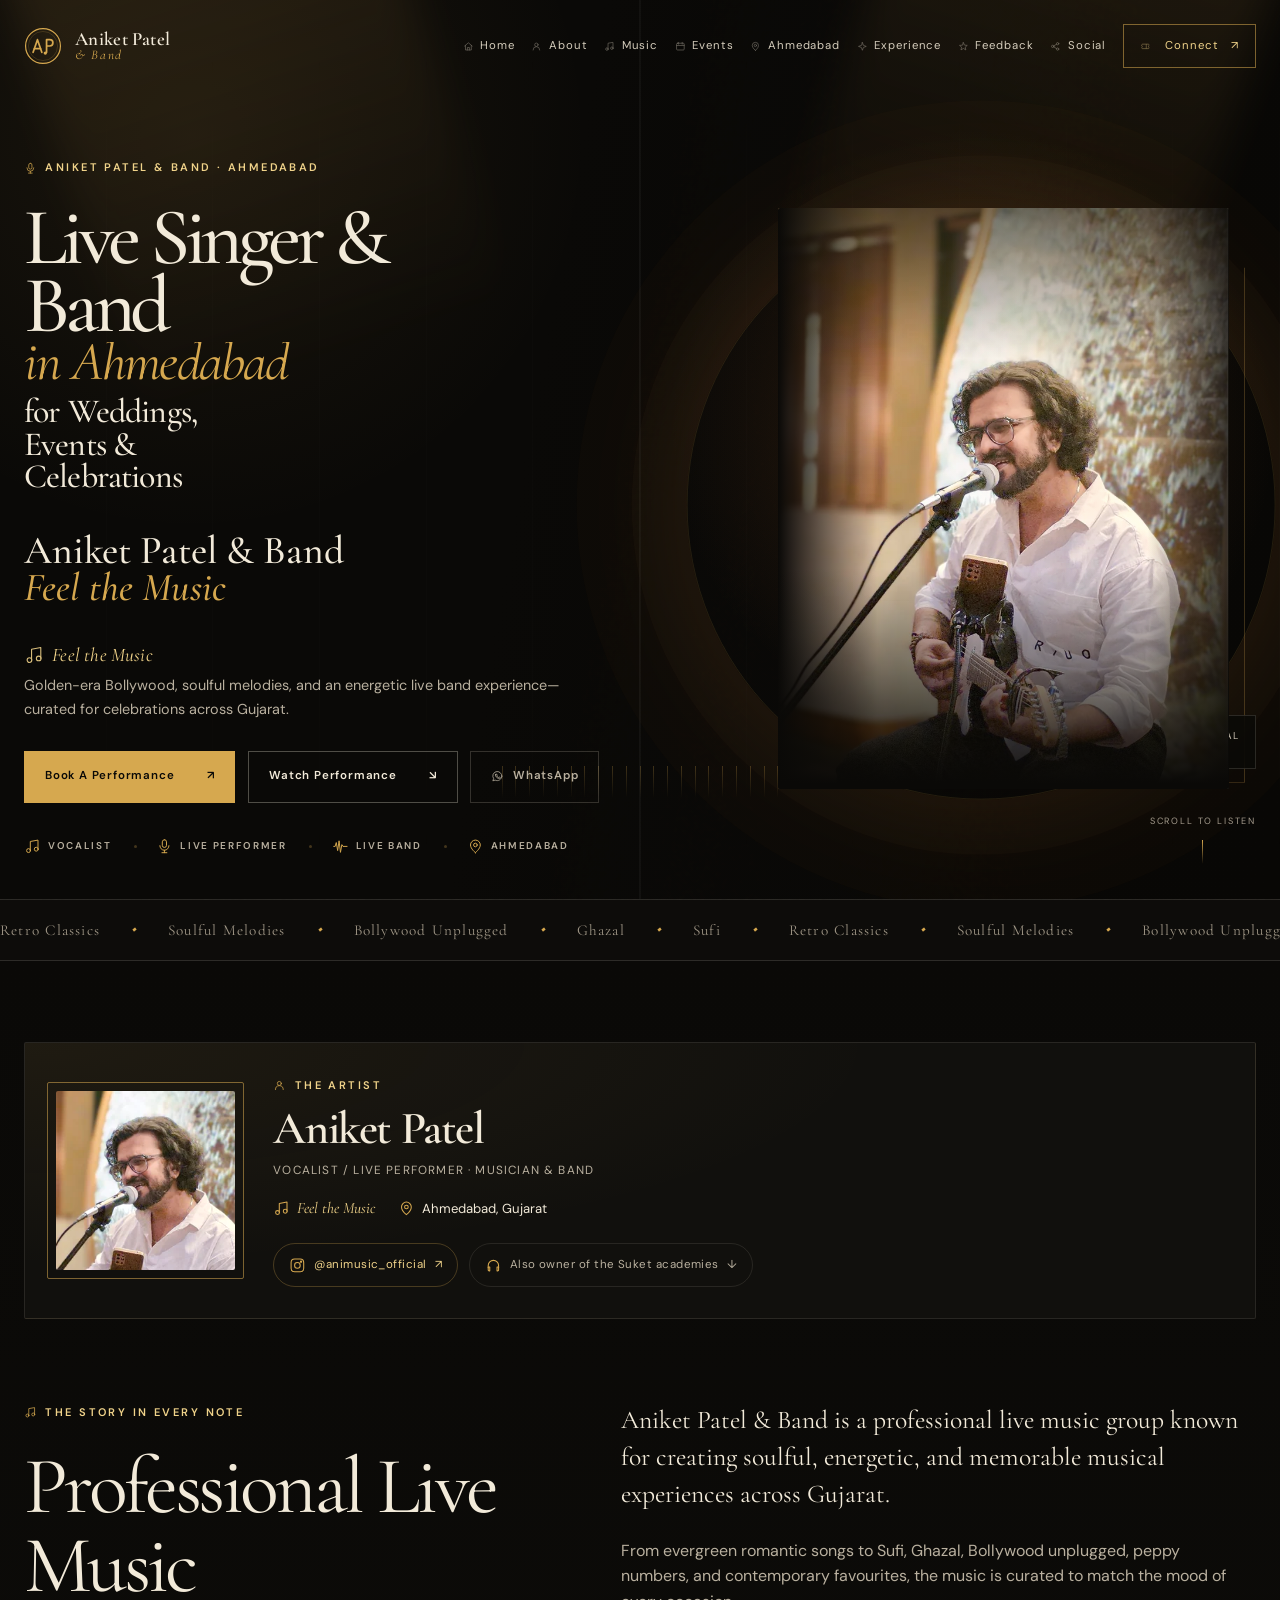
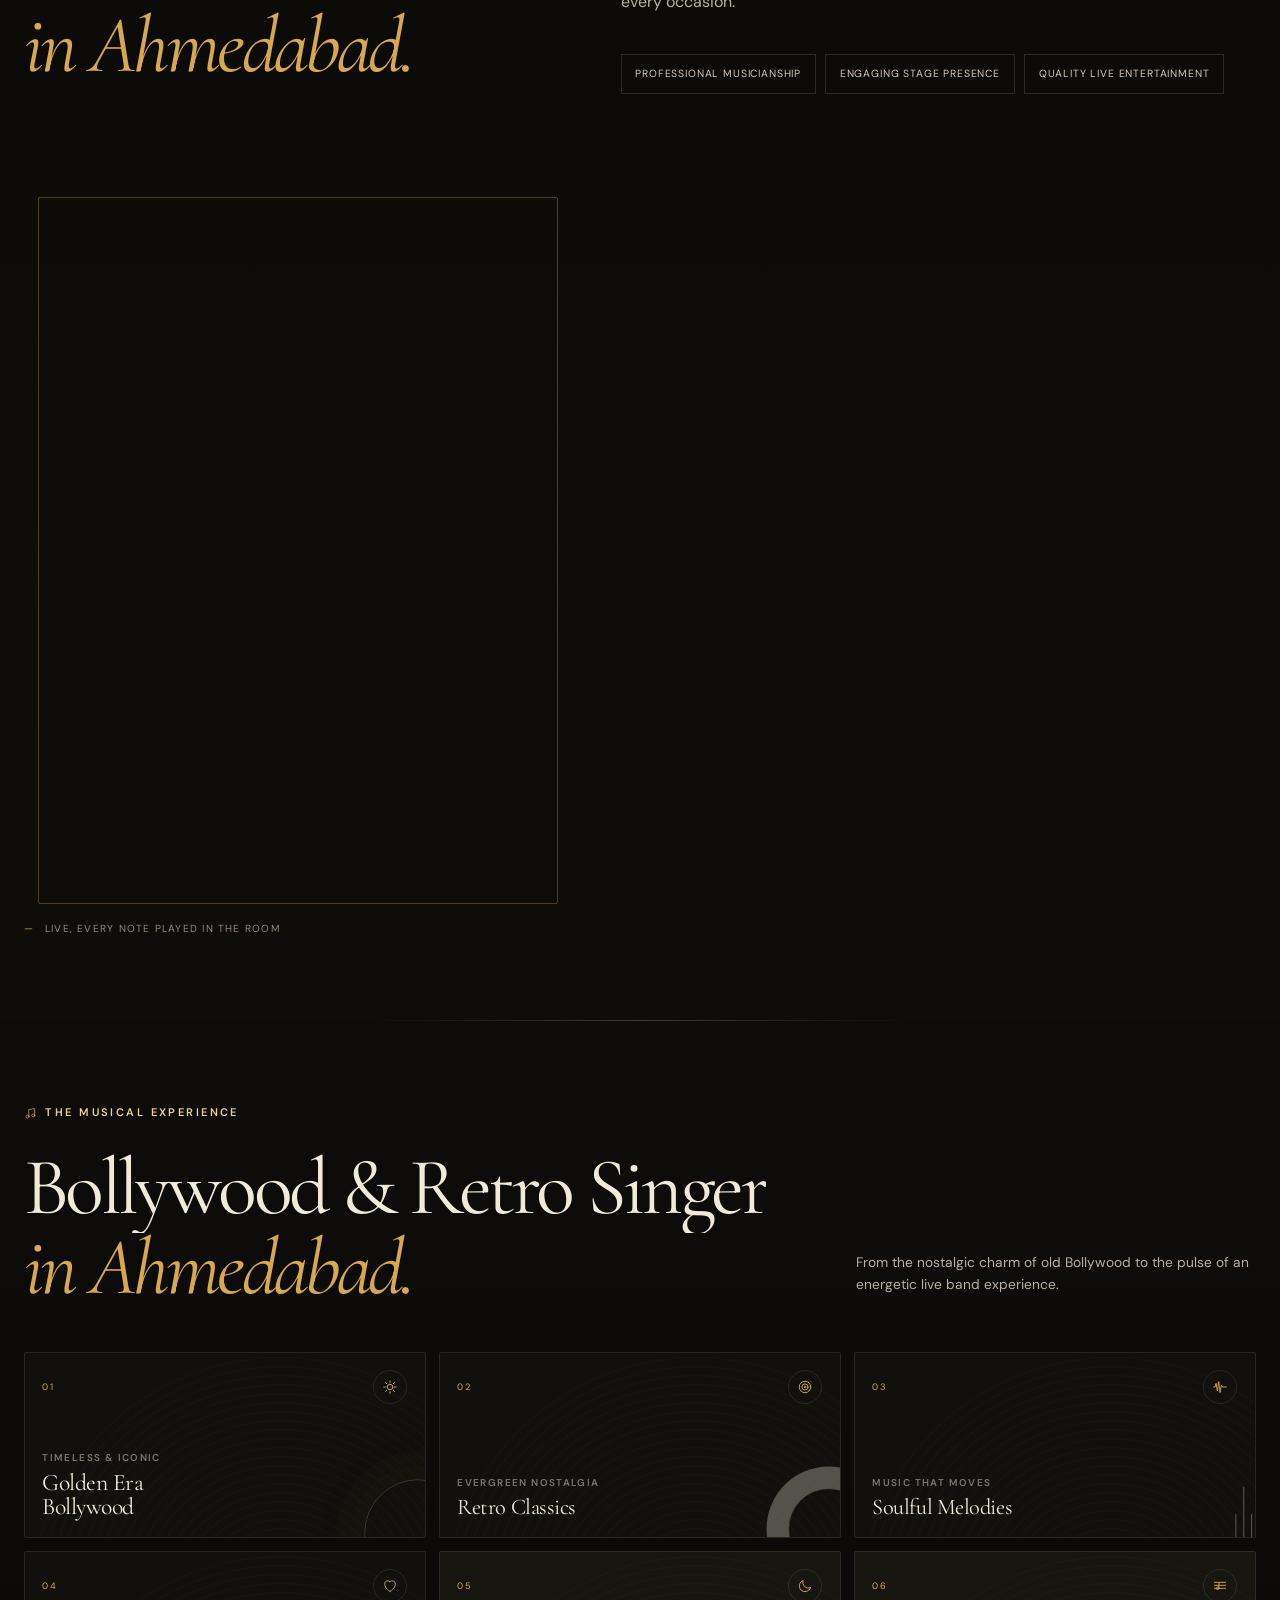
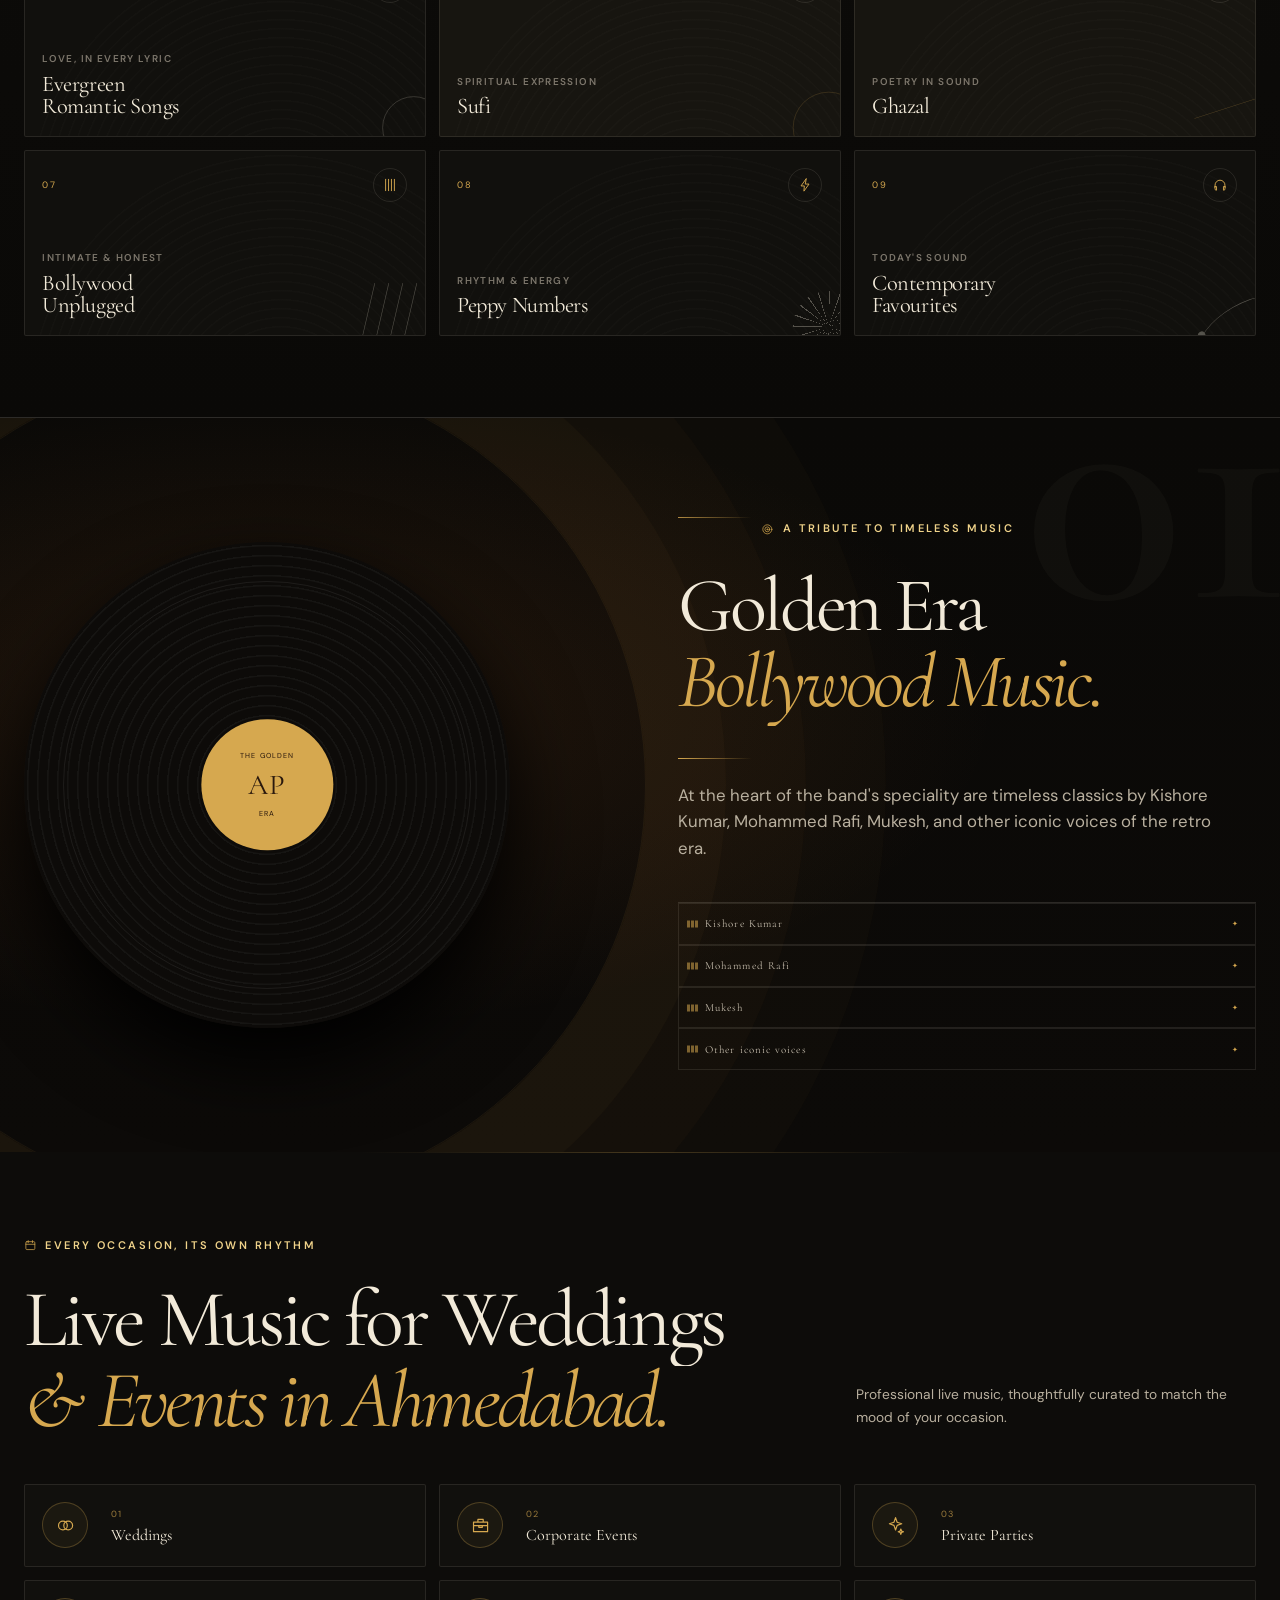
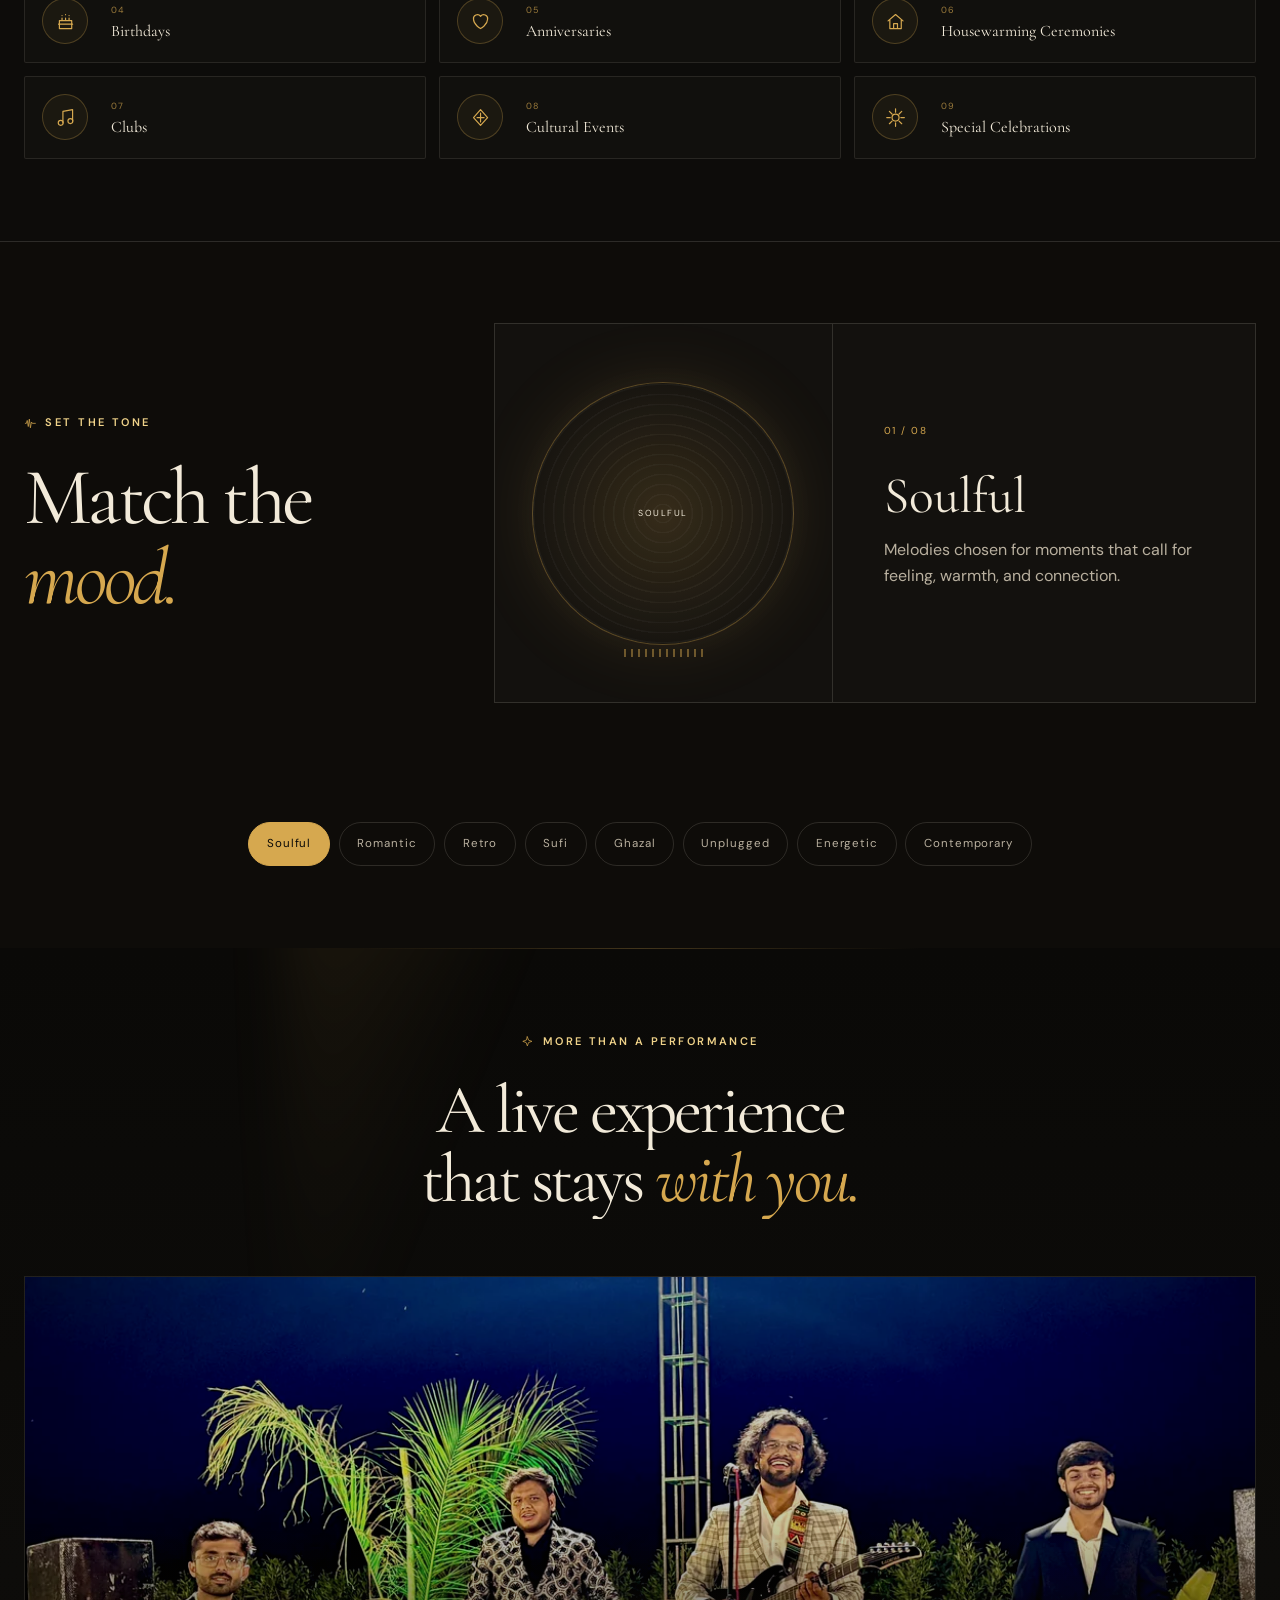
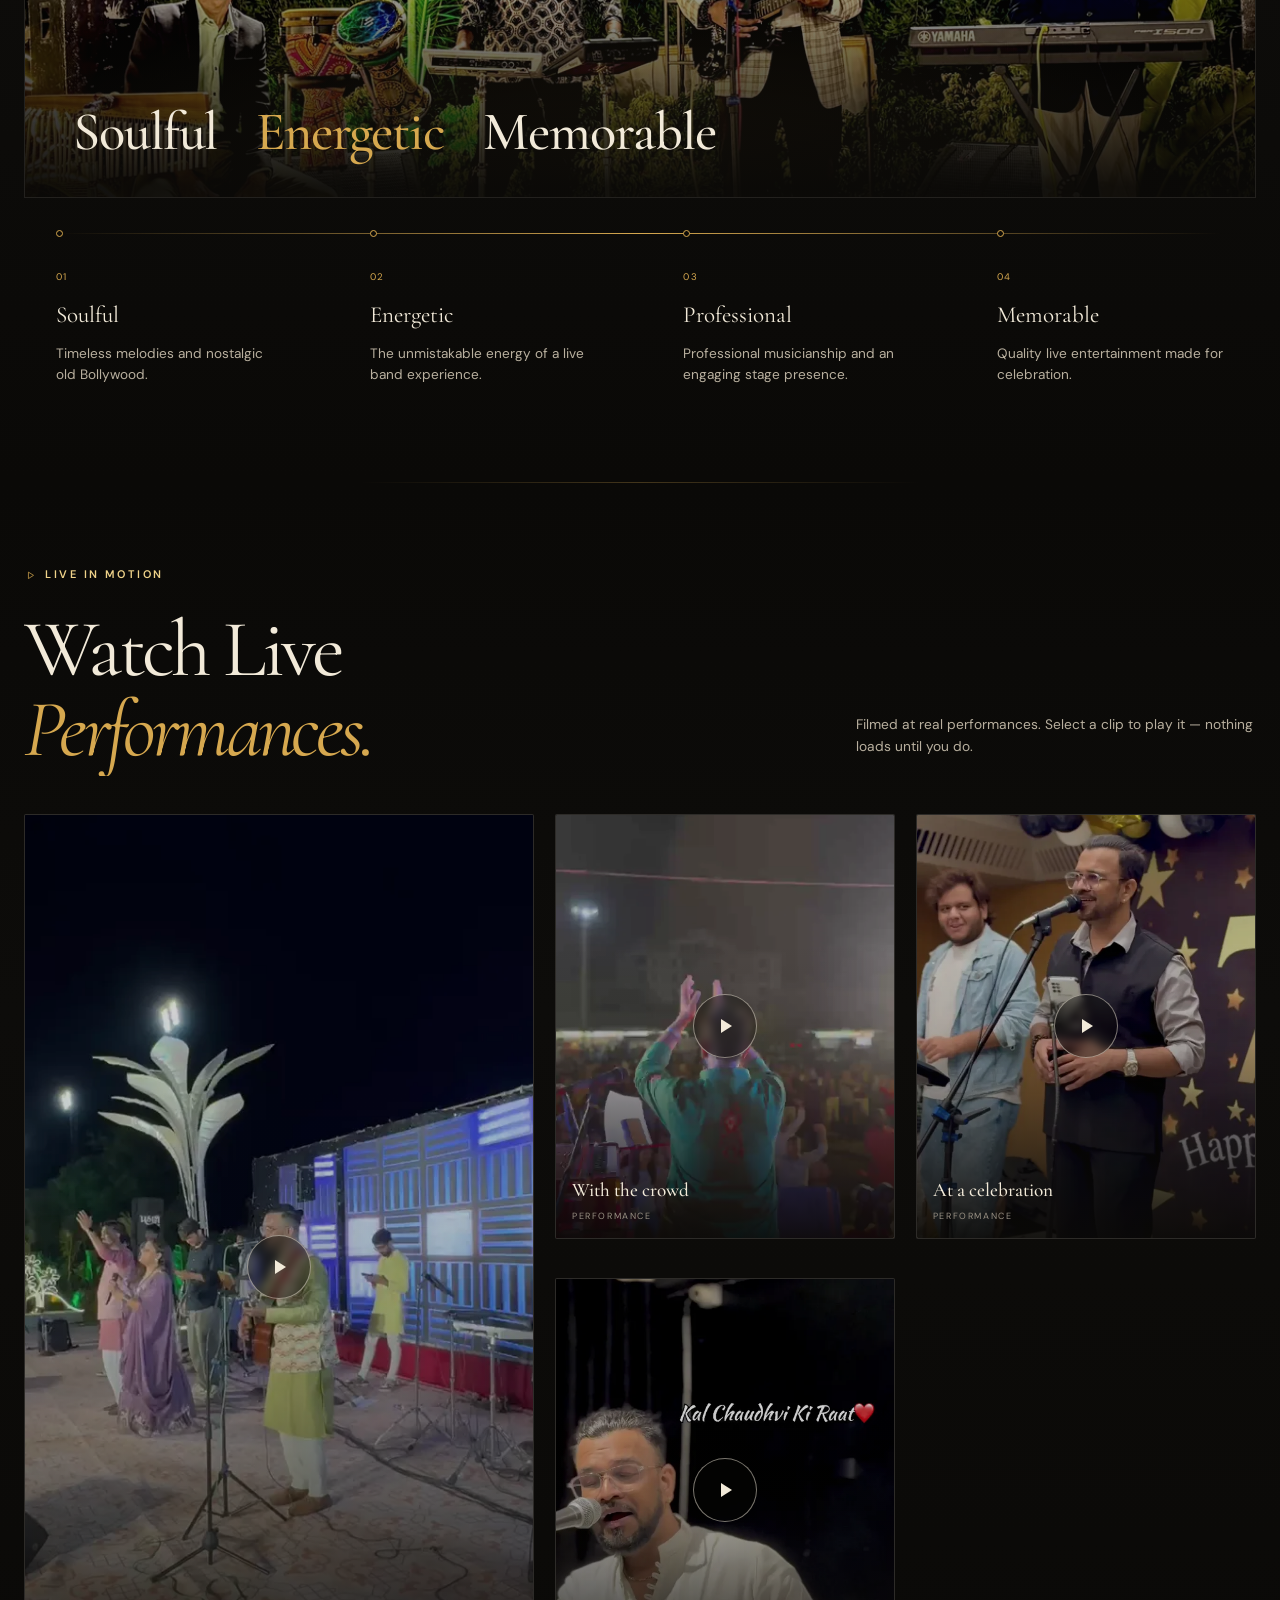
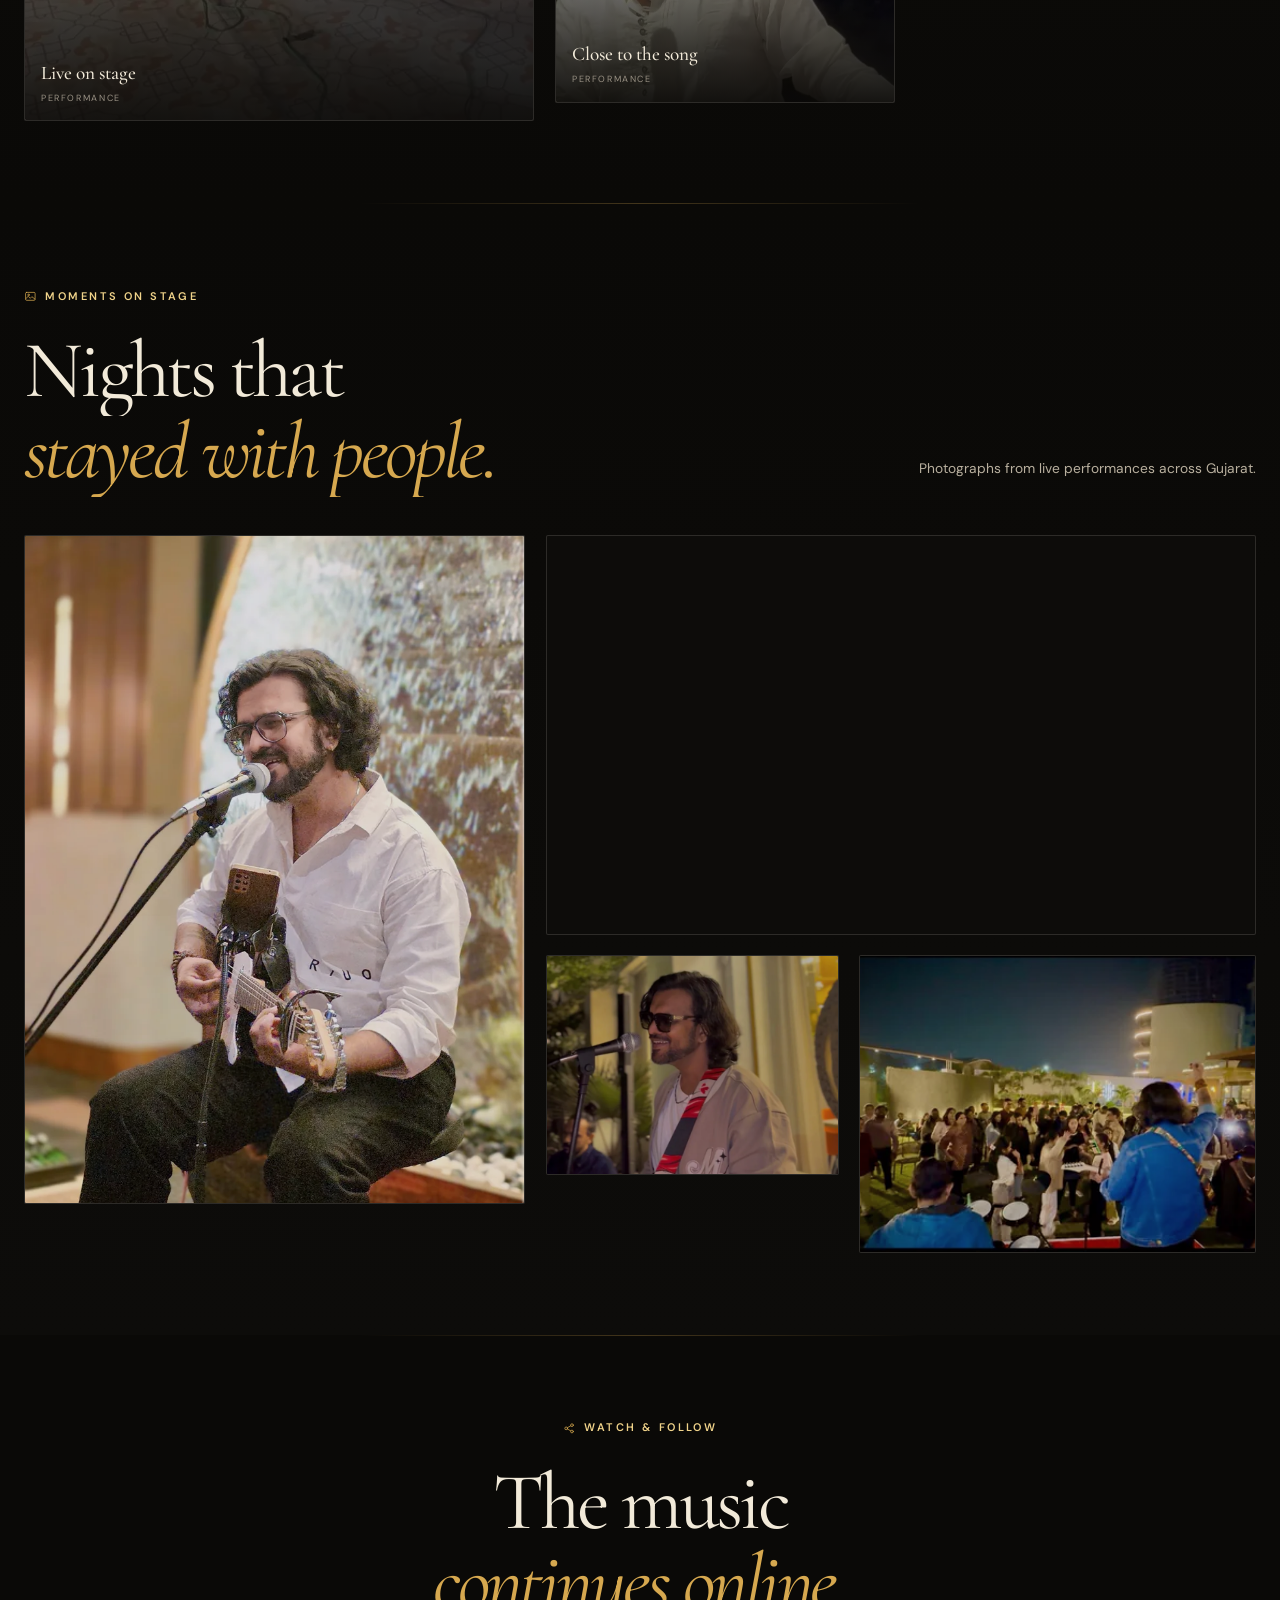
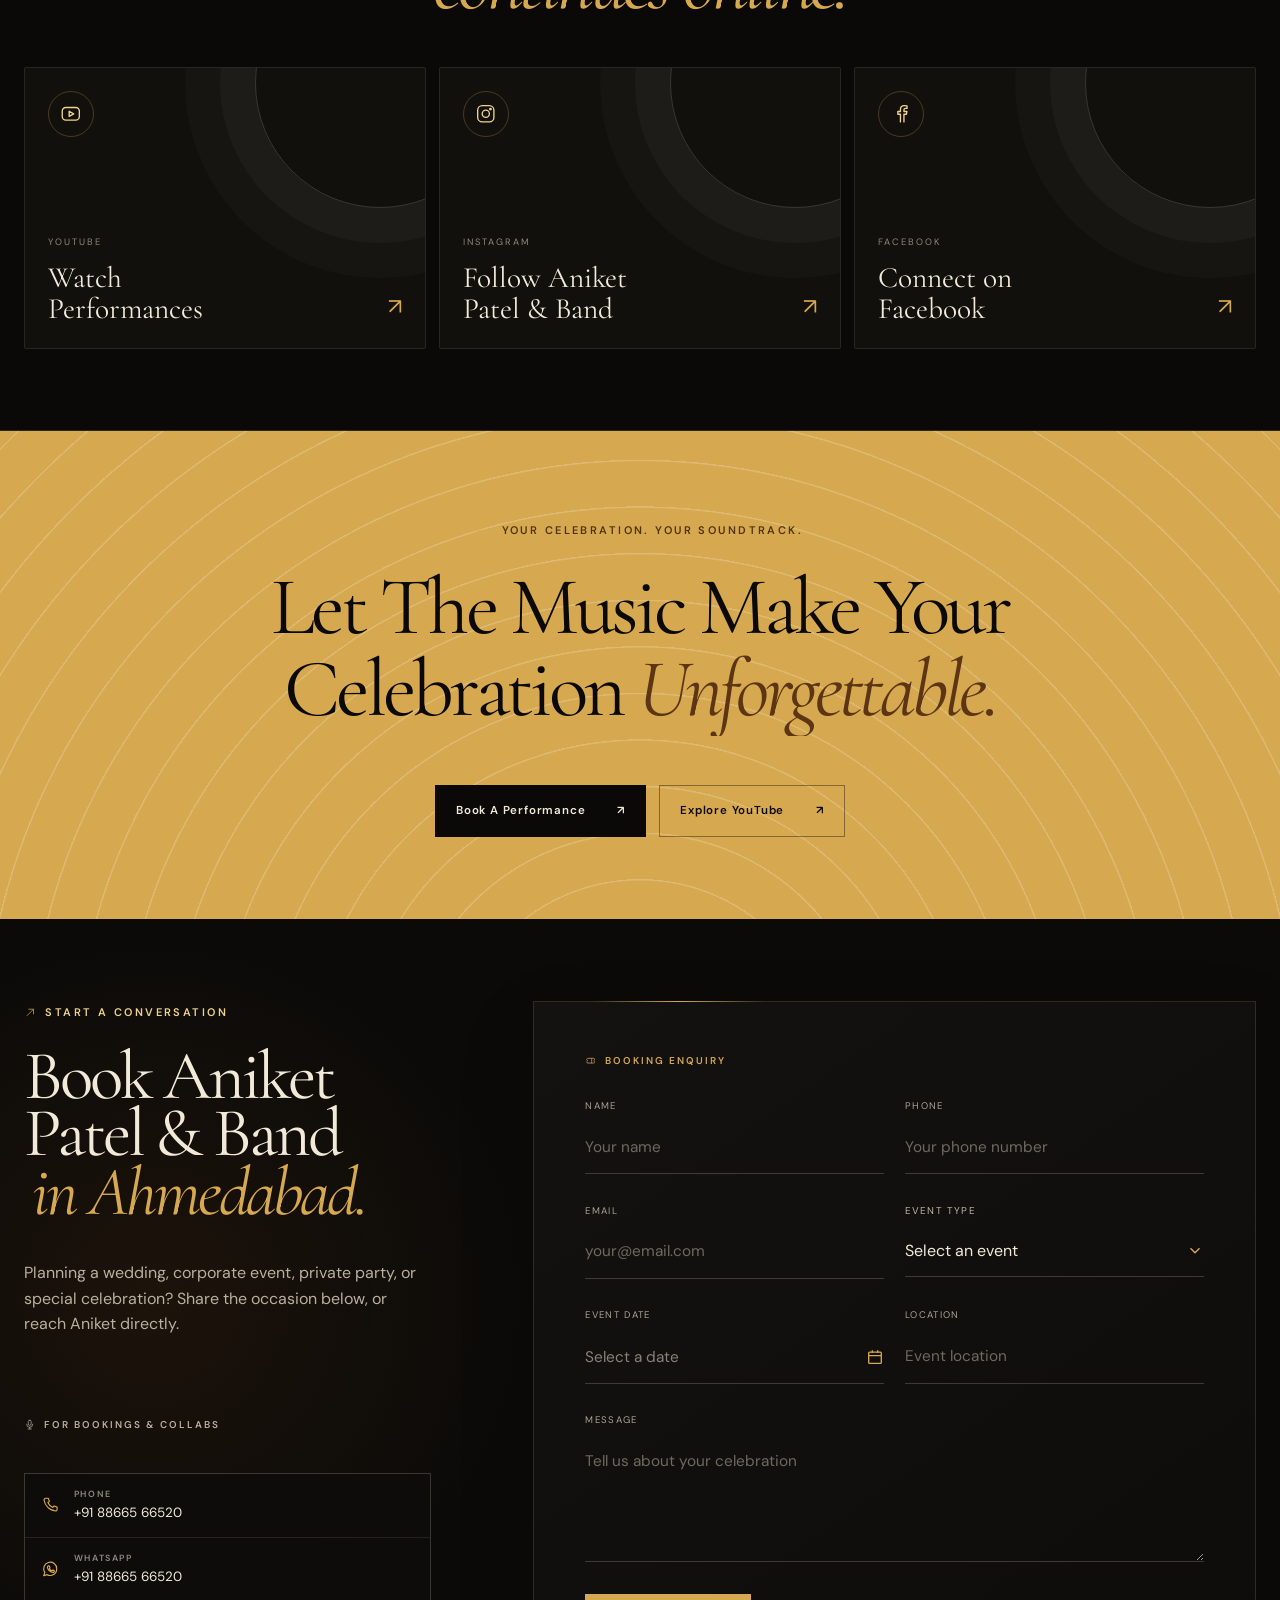
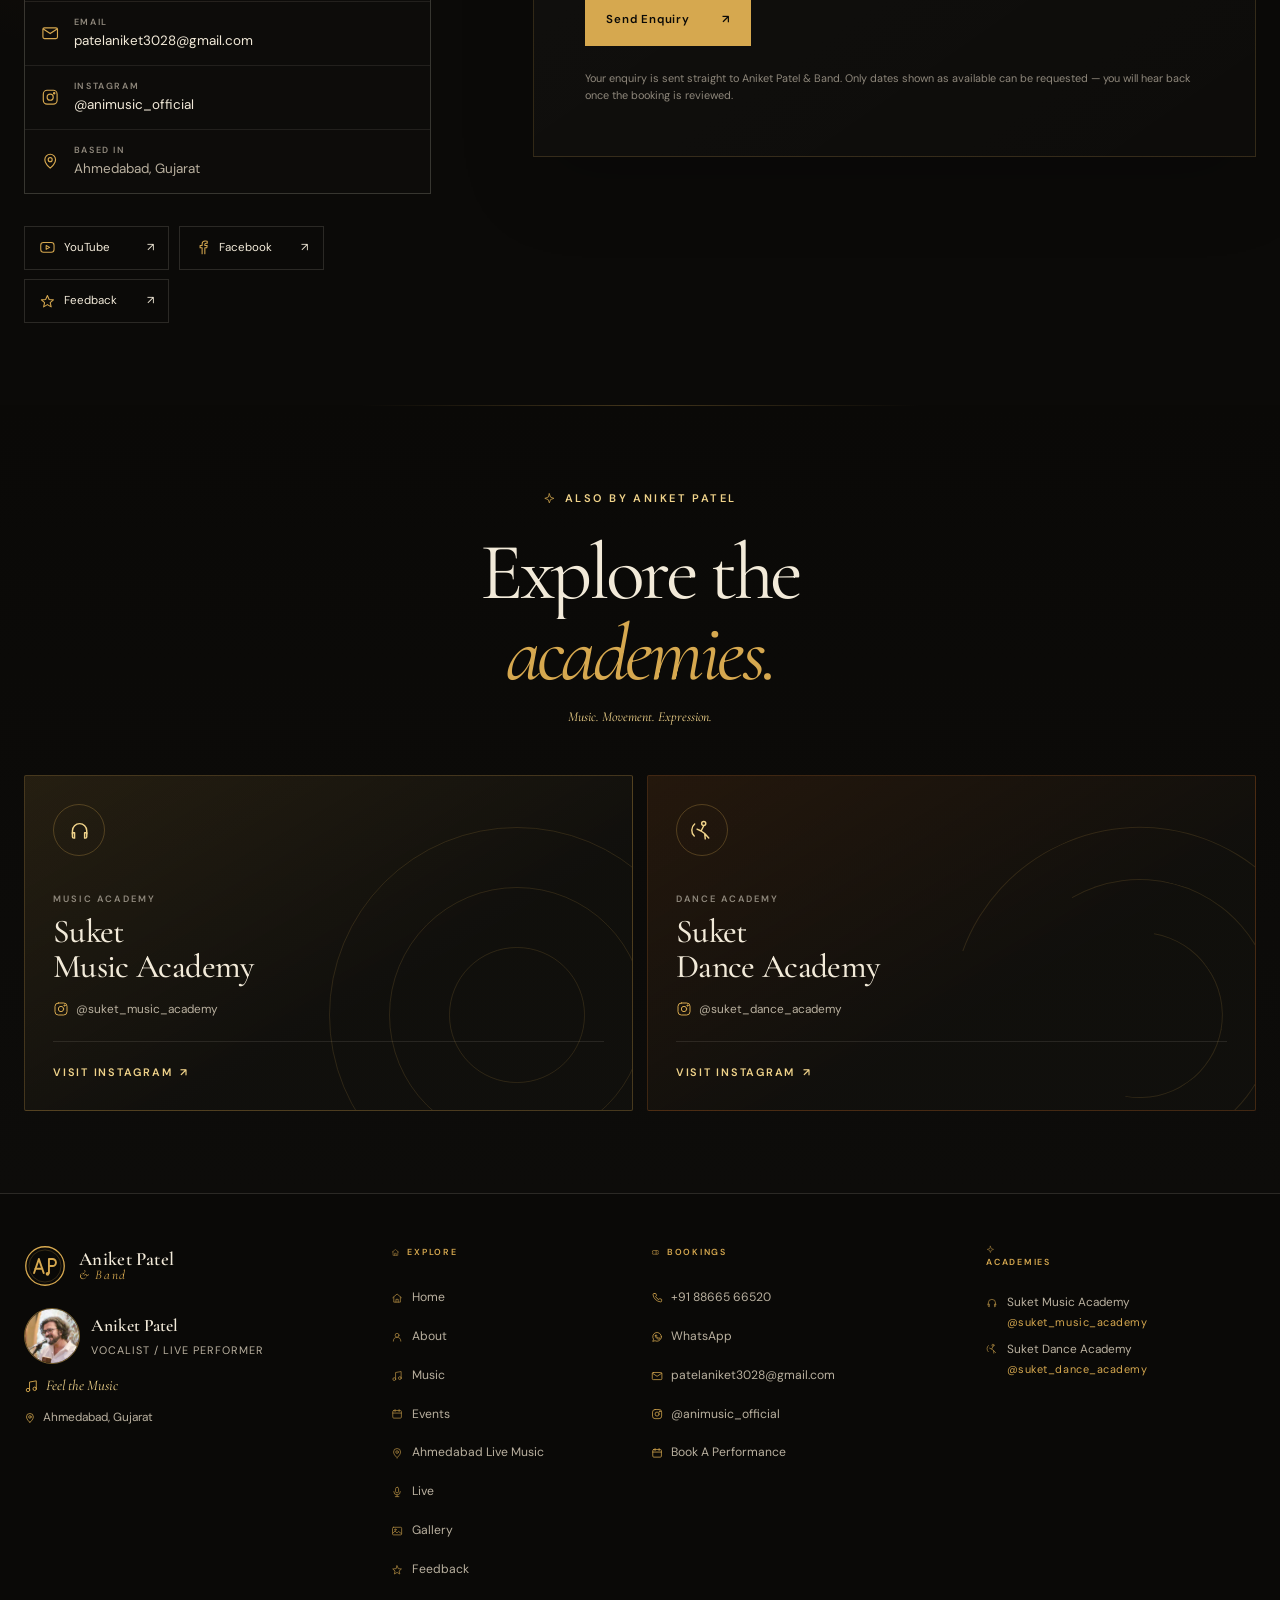
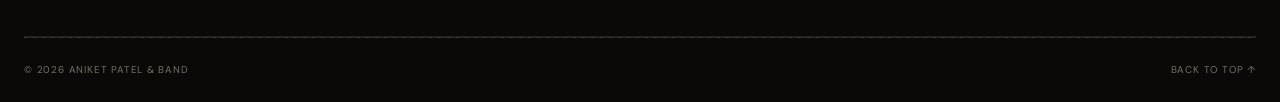
<file: index.html>
<!doctype html>
<html lang="en">
<head>
  <meta charset="utf-8">
  <meta name="viewport" content="width=device-width, initial-scale=1">
  <meta name="theme-color" content="#0a0907">
  <meta name="description" content="Book Aniket Patel & Band for live music in Ahmedabad, including weddings, corporate events, private parties and celebrations across Gujarat.">
  <meta property="og:type" content="website">
  <meta property="og:title" content="Live Music for Weddings &amp; Events in Ahmedabad | Aniket Patel &amp; Band">
  <meta property="og:description" content="Professional live music for weddings, corporate events, private parties and celebrations in Ahmedabad and across Gujarat.">
  <meta property="og:url" content="/">
  <meta property="og:site_name" content="Aniket Patel &amp; Band">
  <meta property="og:image" content="assets/media/images/aniket-hero-1200.webp">
  <meta name="twitter:card" content="summary_large_image">
  <meta name="twitter:title" content="Live Music for Weddings &amp; Events in Ahmedabad | Aniket Patel &amp; Band">
  <meta name="twitter:description" content="Professional live music for weddings, events and celebrations in Ahmedabad and across Gujarat.">
  <meta name="twitter:image" content="assets/media/images/aniket-hero-1200.webp">
  <title>Live Music for Weddings &amp; Events in Ahmedabad | Aniket Patel &amp; Band</title>
  <link rel="canonical" href="/">
  <link rel="icon" href="assets/icons/favicon.svg" type="image/svg+xml">
  <link rel="apple-touch-icon" href="assets/icons/logo-mark.svg">
  <link rel="preconnect" href="https://fonts.googleapis.com">
  <link rel="preconnect" href="https://fonts.gstatic.com" crossorigin>
  <link href="https://fonts.googleapis.com/css2?family=Cormorant+Garamond:ital,wght@0,500;0,600;1,500&family=DM+Sans:wght@400;500;600&display=swap" rel="stylesheet">
  <link rel="stylesheet" href="css/style.css">
  <link rel="stylesheet" href="css/booking.css">
  <link rel="stylesheet" href="css/media.css">
  <link rel="stylesheet" href="css/redesign.css">
  <link rel="stylesheet" href="css/identity.css">
  <!-- No <link rel=preload> for the hero on purpose. The preload scanner resolves
       imagesizes before layout is settled, so it repeatedly fetched a larger variant
       than the <img> then selected — wasted bytes plus a console warning. The hero
       <img> is early in the document and carries fetchpriority="high", which gives the
       same LCP benefit without the mismatch. -->
  <script type="application/ld+json">
    {
      "@context": "https://schema.org",
      "@type": "MusicGroup",
      "name": "Aniket Patel & Band",
      "alternateName": "animusic_official",
      "description": "A professional live music group known for soulful, energetic and memorable musical experiences across Gujarat.",
      "slogan": "Feel the Music",
      "email": "patelaniket3028@gmail.com",
      "telephone": "+918866566520",
      "logo": "assets/icons/logo-mark.svg",
      "image": "assets/media/images/aniket-profile-1024.webp",
      "address": {
        "@type": "PostalAddress",
        "addressLocality": "Ahmedabad",
        "addressRegion": "Gujarat",
        "addressCountry": "IN"
      },
      "member": {
        "@type": "Person",
        "name": "Aniket Patel",
        "jobTitle": "Vocalist / Live Performer",
        "image": "assets/media/images/aniket-profile-512.webp"
      },
      "sameAs": [
        "https://youtube.com/@animusicofficial-307?si=De13O5ruOvxxQk6u",
        "https://www.instagram.com/animusic_official?igsh=MWIzY3l6N3ZxNG1vag%3D%3D&utm_source=qr",
        "https://www.facebook.com/share/1CttujkcfN/?mibextid=wwXIfr"
      ]
    }
  </script>
</head>
<body>
  <a class="skip-link" href="#main-content">Skip to content</a>

  <!-- ==========================================================================
       MASTER SYMBOL SYSTEM
       One sprite for the whole site. Every symbol: 24×24 viewBox (48 for the brand
       mark), stroke-only, no fills, 1.5 stroke weight applied by .icon, referenced
       through <use> so it stays vector-sharp at any device pixel ratio.
       feedback.html carries an identical copy — external <use> references are not
       reliable across browsers on a build-less static site.
       ======================================================================= -->
  <svg class="icon-sprite" aria-hidden="true" focusable="false" width="0" height="0">
    <defs>
      <!-- brand mark: geometry only, inherits currentColor -->
      <symbol id="ap-mark" viewBox="0 0 48 48">
        <circle cx="24" cy="24" r="22" fill="none" stroke="currentColor" stroke-width="1.5"/>
        <circle cx="24" cy="24" r="18.4" fill="none" stroke="currentColor" stroke-width=".8" opacity=".3"/>
        <g fill="none" stroke="currentColor" stroke-width="2.2" stroke-linecap="round" stroke-linejoin="round">
          <path d="M11.5 32 17 16l5.5 16"/>
          <path d="M13.15 27.2h7.7"/>
          <path d="M28.5 32V16h4a4 4 0 0 1 0 8h-4"/>
        </g>
        <circle cx="26.9" cy="32.9" r="2.1" fill="currentColor"/>
      </symbol>

      <!-- navigation + section marks -->
      <symbol id="i-home" viewBox="0 0 24 24"><path d="M3.5 11.2 12 4l8.5 7.2M5.5 10v10h13V10M9.8 20v-5.6h4.4V20"/></symbol>
      <symbol id="i-user" viewBox="0 0 24 24"><circle cx="12" cy="8.4" r="3.8"/><path d="M4.6 20a7.4 7.4 0 0 1 14.8 0"/></symbol>
      <symbol id="i-note" viewBox="0 0 24 24"><path d="M9 18V5l11-2v13"/><circle cx="6.5" cy="18" r="2.8"/><circle cx="17.5" cy="16" r="2.8"/></symbol>
      <symbol id="i-calendar" viewBox="0 0 24 24"><rect x="3.5" y="5" width="17" height="15" rx="2"/><path d="M3.5 10h17M8 3v4M16 3v4"/></symbol>
      <symbol id="i-mic" viewBox="0 0 24 24"><rect x="9" y="2.5" width="6" height="11" rx="3"/><path d="M5.5 11a6.5 6.5 0 0 0 13 0M12 17.5V21M8.5 21h7"/></symbol>
      <symbol id="i-gallery" viewBox="0 0 24 24"><rect x="3" y="4.5" width="18" height="15" rx="2"/><path d="M3.4 16.4 8 11.9l3.8 3.8 3-3L20.6 17"/><circle cx="8.6" cy="9.3" r="1.5"/></symbol>
      <symbol id="i-spark" viewBox="0 0 24 24"><path d="M12 3.4 14.3 9.7 20.6 12l-6.3 2.3L12 20.6l-2.3-6.3L3.4 12l6.3-2.3z"/></symbol>
      <symbol id="i-share" viewBox="0 0 24 24"><circle cx="6" cy="12" r="2.6"/><circle cx="17" cy="6" r="2.6"/><circle cx="17" cy="18" r="2.6"/><path d="m8.4 10.8 6.2-3.6M8.4 13.2l6.2 3.6"/></symbol>
      <symbol id="i-star" viewBox="0 0 24 24"><path d="m12 3.6 2.5 5.6 6.1.6-4.6 4 1.4 6-5.4-3.2-5.4 3.2 1.4-6-4.6-4 6.1-.6z"/></symbol>
      <symbol id="i-arrow" viewBox="0 0 24 24"><path d="M6 18 18 6M9 6h9v9"/></symbol>

      <!-- contact -->
      <symbol id="i-phone" viewBox="0 0 24 24"><path d="M6.5 3h3l1.5 4-2 1.5a12 12 0 0 0 6.5 6.5L17 13l4 1.5v3a2 2 0 0 1-2.2 2A16.5 16.5 0 0 1 4 5.2 2 2 0 0 1 6 3Z"/></symbol>
      <symbol id="i-whatsapp" viewBox="0 0 24 24">
        <path d="M20.5 11.6a8.5 8.5 0 0 1-12.6 7.5L3.5 20.5l1.5-4.3A8.5 8.5 0 1 1 20.5 11.6Z"/>
        <path d="M8.8 8.4c.3-.7.6-.7 1-.7h.6c.2 0 .4 0 .6.5l.7 1.7c.1.2 0 .4-.1.5l-.5.6c-.1.2-.2.3 0 .6a7 7 0 0 0 2.9 2.5c.3.1.4 0 .6-.1l.6-.7c.2-.2.3-.2.5-.1l1.6.8c.3.1.4.2.4.4a2 2 0 0 1-1.3 1.7c-.6.2-1.4.3-3.6-.7a9 9 0 0 1-3.9-3.9c-.8-1.6-.5-2.6-.1-3.1Z"/>
      </symbol>
      <symbol id="i-mail" viewBox="0 0 24 24"><rect x="2.5" y="5" width="19" height="14" rx="2"/><path d="m3 6.5 9 6 9-6"/></symbol>
      <symbol id="i-instagram" viewBox="0 0 24 24"><rect x="3" y="3" width="18" height="18" rx="5"/><circle cx="12" cy="12" r="4"/><circle cx="17.2" cy="6.8" r=".9"/></symbol>
      <symbol id="i-location" viewBox="0 0 24 24"><path d="M12 21s7-5.6 7-11a7 7 0 1 0-14 0c0 5.4 7 11 7 11Z"/><circle cx="12" cy="10" r="2.6"/></symbol>
      <symbol id="i-youtube" viewBox="0 0 24 24"><rect x="2.5" y="5" width="19" height="14" rx="4"/><path d="M10.2 9.2 15.2 12l-5 2.8z"/></symbol>
      <symbol id="i-facebook" viewBox="0 0 24 24"><path d="M15.5 21v-8.5h2.8l.5-3.1h-3.3V7.5c0-.9.4-1.5 1.8-1.5h1.6V3.2A21 21 0 0 0 15.9 3c-2.6 0-4.3 1.5-4.3 4.3v2.1H8.7v3.1h2.9V21"/></symbol>

      <!-- media + interface -->
      <symbol id="i-play" viewBox="0 0 24 24"><path d="M9 6.3 18 12l-9 5.7z"/></symbol>
      <symbol id="i-wave" viewBox="0 0 24 24"><path d="M2.5 12h2l1.6-5.5 2 11.5 2-14 2 16.5 2-11 1.6 2.5h5.8"/></symbol>
      <symbol id="i-message" viewBox="0 0 24 24"><path d="M20.5 15.5a1.5 1.5 0 0 1-1.5 1.5H8l-3.5 3.2V17H5a1.5 1.5 0 0 1-1.5-1.5V6A1.5 1.5 0 0 1 5 4.5h14A1.5 1.5 0 0 1 20.5 6z"/></symbol>
      <symbol id="i-check" viewBox="0 0 24 24"><path d="m5 12.6 4.6 4.6L19 6.8"/></symbol>
      <symbol id="i-ticket" viewBox="0 0 24 24"><path d="M4 8.6A1.6 1.6 0 0 1 5.6 7h12.8A1.6 1.6 0 0 1 20 8.6v1.6a2 2 0 0 0 0 3.6v1.6a1.6 1.6 0 0 1-1.6 1.6H5.6A1.6 1.6 0 0 1 4 15.4v-1.6a2 2 0 0 0 0-3.6z"/><path d="M14 7.6v1.8M14 11.1v1.8M14 14.6v1.8"/></symbol>

      <!-- music vocabulary -->
      <symbol id="i-sun" viewBox="0 0 24 24"><circle cx="12" cy="12" r="4.2"/><path d="M12 2.6v2.4M12 19v2.4M2.6 12H5M19 12h2.4M5.4 5.4 7.1 7.1M16.9 16.9l1.7 1.7M18.6 5.4l-1.7 1.7M7.1 16.9l-1.7 1.7"/></symbol>
      <symbol id="i-vinyl" viewBox="0 0 24 24"><circle cx="12" cy="12" r="8.6"/><circle cx="12" cy="12" r="4.6"/><circle cx="12" cy="12" r="1.1"/></symbol>
      <symbol id="i-heart" viewBox="0 0 24 24"><path d="M12 20S4 15.5 4 9.5A4.5 4.5 0 0 1 12 6a4.5 4.5 0 0 1 8 3.5C20 15.5 12 20 12 20Z"/></symbol>
      <symbol id="i-moon" viewBox="0 0 24 24"><path d="M20.2 14.8A8.6 8.6 0 0 1 9.2 3.8a8.6 8.6 0 1 0 11 11Z"/></symbol>
      <symbol id="i-staff" viewBox="0 0 24 24"><path d="M3.5 6.5h17M3.5 11h17M3.5 15.5h17"/><circle cx="8.5" cy="15.5" r="1.9"/><path d="M10.4 15.5V7.2"/></symbol>
      <symbol id="i-strings" viewBox="0 0 24 24"><path d="M5.4 3.5v17M9.8 3.5v17M14.2 3.5v17M18.6 3.5v17"/></symbol>
      <symbol id="i-bolt" viewBox="0 0 24 24"><path d="M13.6 2.8 6 13.4h5L10.4 21.2 18 10.6h-5z"/></symbol>
      <symbol id="i-headphones" viewBox="0 0 24 24"><path d="M4.6 15.4v-3.2a7.4 7.4 0 0 1 14.8 0v3.2"/><path d="M4.6 14.2h2.2v5.6H6a1.4 1.4 0 0 1-1.4-1.4zM19.4 14.2h-2.2v5.6H18a1.4 1.4 0 0 0 1.4-1.4z"/></symbol>
      <symbol id="i-motion" viewBox="0 0 24 24"><circle cx="14.2" cy="4.6" r="2.1"/><path d="m14.2 7 -2.7 5.4 3.7 2.6.6 5.6M11.5 12.4 7.3 10.5M15.2 15l4.2 4.6M4.8 5.2a8.4 8.4 0 0 0-.4 12.4"/></symbol>

      <!-- occasions -->
      <symbol id="i-rings" viewBox="0 0 24 24"><circle cx="9" cy="12" r="5"/><circle cx="15" cy="12" r="5"/></symbol>
      <symbol id="i-briefcase" viewBox="0 0 24 24"><path d="M4 8h16v11H4zM9 8V5h6v3M4 12h16M10 12v2h4v-2"/></symbol>
      <symbol id="i-sparkle" viewBox="0 0 24 24"><path d="m12 3 1.8 5.2L19 10l-5.2 1.8L12 17l-1.8-5.2L5 10l5.2-1.8zM18 16l.8 2.2L21 19l-2.2.8L18 22l-.8-2.2L15 19l2.2-.8z"/></symbol>
      <symbol id="i-cake" viewBox="0 0 24 24"><path d="M5 11h14v9H5zM4 15h16M8 8v3M12 8v3M16 8v3M8 5.2h0M12 4.2h0M16 5.2h0"/></symbol>
      <symbol id="i-diamond" viewBox="0 0 24 24"><path d="m12 3 8 9-8 9-8-9zM8 12h8M12 7v10"/></symbol>
      <symbol id="i-burst" viewBox="0 0 24 24"><path d="M12 2v4M12 18v4M2 12h4M18 12h4M5 5l3 3M16 16l3 3M19 5l-3 3M8 16l-3 3"/><circle cx="12" cy="12" r="4"/></symbol>
    </defs>
  </svg>

  <div class="preloader" aria-hidden="true">
    <div class="preloader__mark">
      <svg class="preloader__logo" viewBox="0 0 48 48" aria-hidden="true"><use href="#ap-mark"/></svg>
      <div class="preloader__bars"><i></i><i></i><i></i><i></i><i></i></div>
      <span class="preloader__caption">Tuning the moment</span>
    </div>
  </div>

  <div class="ambient" aria-hidden="true">
    <div class="ambient__orb ambient__orb--one"></div>
    <div class="ambient__orb ambient__orb--two"></div>
    <div class="ambient__grain"></div>
  </div>

  <header class="site-header" data-header>
    <nav class="nav shell" aria-label="Primary navigation">
      <a class="brand" href="#home" aria-label="Aniket Patel and Band, home">
        <svg class="brand__logo" viewBox="0 0 48 48" aria-hidden="true"><use href="#ap-mark"/></svg>
        <span class="brand__name">Aniket Patel <i>&amp; Band</i></span>
      </a>
      <button class="nav-toggle" type="button" aria-expanded="false" aria-controls="nav-menu" aria-label="Open navigation menu">
        <span></span><span></span>
      </button>
      <div class="nav-menu" id="nav-menu">
        <div class="nav-profile" aria-hidden="true">
          <img class="nav-profile__dp"
               src="assets/media/images/aniket-profile-256.webp"
               srcset="assets/media/images/aniket-profile-256.webp 256w,
                       assets/media/images/aniket-profile-512.webp 512w"
               sizes="72px" width="256" height="256" alt="" loading="lazy" decoding="async">
          <span class="nav-profile__text">
            <b>Aniket Patel</b>
            <i>@animusic_official</i>
          </span>
        </div>
        <a href="#home"><svg class="icon" aria-hidden="true"><use href="#i-home"/></svg><span>Home</span></a>
        <a href="#about"><svg class="icon" aria-hidden="true"><use href="#i-user"/></svg><span>About</span></a>
        <a href="#music"><svg class="icon" aria-hidden="true"><use href="#i-note"/></svg><span>Music</span></a>
        <a href="#events"><svg class="icon" aria-hidden="true"><use href="#i-calendar"/></svg><span>Events</span></a>
        <a href="ahmedabad-live-singer-band.html"><svg class="icon" aria-hidden="true"><use href="#i-location"/></svg><span>Ahmedabad</span></a>
        <a href="#experience"><svg class="icon" aria-hidden="true"><use href="#i-spark"/></svg><span>Experience</span></a>
        <a href="feedback.html"><svg class="icon" aria-hidden="true"><use href="#i-star"/></svg><span>Feedback</span></a>
        <a href="#social"><svg class="icon" aria-hidden="true"><use href="#i-share"/></svg><span>Social</span></a>
        <a class="nav-menu__cta" href="#connect"><svg class="icon" aria-hidden="true"><use href="#i-ticket"/></svg><span>Connect</span> <em aria-hidden="true">↗</em></a>
      </div>
    </nav>
  </header>

  <main id="main-content">
    <section class="hero" id="home" aria-labelledby="hero-title">
      <div class="hero__stage" aria-hidden="true">
        <div class="hero__beam hero__beam--left"></div>
        <div class="hero__beam hero__beam--right"></div>
        <div class="frequency-lines">
          <i></i><i></i><i></i><i></i><i></i><i></i><i></i><i></i><i></i><i></i><i></i><i></i><i></i><i></i><i></i><i></i><i></i><i></i><i></i><i></i><i></i>
        </div>
      </div>
      <div class="hero__content hero__grid shell">
        <div class="hero__copy">
          <p class="eyebrow eyebrow--sym hero__eyebrow"><svg class="icon" aria-hidden="true"><use href="#i-mic"/></svg> Aniket Patel &amp; Band · Ahmedabad</p>
          <h1 id="hero-title" class="title-reveal hero__title--seo">
            <span class="title-line"><span>Live Singer &amp; Band</span></span>
            <span class="title-line"><em>in Ahmedabad</em></span>
            <span class="title-line"><span>for Weddings, Events &amp; Celebrations</span></span>
          </h1>
          <p class="hero__lede">Aniket Patel &amp; Band<br><em>Feel the Music</em></p>
          <p class="hero__tagline"><svg class="icon" aria-hidden="true"><use href="#i-note"/></svg> Feel the Music</p>
          <p class="hero__support">Golden-era Bollywood, soulful melodies, and an energetic live band experience—curated for celebrations across Gujarat.</p>
          <div class="hero__actions">
            <a class="button button--gold" href="#connect">Book A Performance <span aria-hidden="true">↗</span></a>
            <a class="button button--outline" href="#live">Watch Performance <span aria-hidden="true">↘</span></a>
            <a class="button button--ghost" href="https://wa.me/918866566520" target="_blank" rel="noopener noreferrer" aria-label="Message Aniket Patel on WhatsApp (opens in a new tab)">
              <svg class="icon" aria-hidden="true"><use href="#i-whatsapp"/></svg> WhatsApp
            </a>
          </div>
          <!-- Identity strip. Replaces the previous "10+ years / 1000+ performances"
               counters: those were unverified performance claims with nothing in the
               project data behind them. Everything below is stated fact about who the
               artist is, not a number about what he has done. -->
          <ul class="hero__identity" aria-label="Artist identity">
            <li><svg class="icon" aria-hidden="true"><use href="#i-note"/></svg> Vocalist</li>
            <li><svg class="icon" aria-hidden="true"><use href="#i-mic"/></svg> Live Performer</li>
            <li><svg class="icon" aria-hidden="true"><use href="#i-wave"/></svg> Live Band</li>
            <li><svg class="icon" aria-hidden="true"><use href="#i-location"/></svg> Ahmedabad</li>
          </ul>
        </div>
        <div class="hero__visual">
          <div class="hero__halo" aria-hidden="true"></div>
          <figure class="hero__portrait">
            <img src="assets/media/images/aniket-hero-1200.webp"
                 srcset="assets/media/images/aniket-hero-480.webp 480w,
                         assets/media/images/aniket-hero-768.webp 768w,
                         assets/media/images/aniket-hero-1200.webp 1200w,
                         assets/media/images/aniket-hero-1600.webp 1600w,
                         assets/media/images/aniket-hero-1960.webp 1960w"
                 sizes="(max-width: 768px) 88vw, (max-width: 1024px) 44vw, (max-width: 1920px) 38vw, 800px"
                 width="1960" height="3480"
                 alt="Aniket Patel performing live, seated with a guitar at a microphone"
                 fetchpriority="high" decoding="async">
          </figure>
          <div class="hero__visual-frame" aria-hidden="true"></div>
          <div class="hero__visual-caption" aria-hidden="true"><span>01</span><p>Professional<br>Live Music</p></div>
        </div>
      </div>
      <a class="scroll-cue" href="#about" aria-label="Scroll to learn about the band"><span>Scroll to listen</span><i></i></a>
    </section>

    <section class="marquee-strip" aria-label="Music styles">
      <div class="marquee-strip__track">
        <span>Retro Classics</span><i>◆</i><span>Soulful Melodies</span><i>◆</i><span>Bollywood Unplugged</span><i>◆</i><span>Ghazal</span><i>◆</i><span>Sufi</span><i>◆</i><span>Retro Classics</span><i>◆</i><span>Soulful Melodies</span><i>◆</i><span>Bollywood Unplugged</span><i>◆</i><span>Ghazal</span><i>◆</i><span>Sufi</span><i>◆</i>
      </div>
    </section>

    <section class="about section" id="about" aria-labelledby="about-title">
      <div class="shell">
        <!-- Artist identity card. The DP is a square derivative of the existing hero
             photograph — same source file, cropped and re-encoded, original untouched. -->
        <article class="identity" data-reveal>
          <figure class="identity__portrait">
            <img src="assets/media/images/aniket-profile-512.webp"
                 srcset="assets/media/images/aniket-profile-256.webp 256w,
                         assets/media/images/aniket-profile-512.webp 512w,
                         assets/media/images/aniket-profile-768.webp 768w,
                         assets/media/images/aniket-profile-1024.webp 1024w"
                 sizes="(max-width: 700px) 132px, (max-width: 1024px) 168px, 208px"
                 width="1024" height="1024" loading="lazy" decoding="async"
                 alt="Portrait of Aniket Patel singing at a microphone">
          </figure>
          <div class="identity__body">
            <p class="eyebrow eyebrow--sym"><svg class="icon" aria-hidden="true"><use href="#i-user"/></svg> The Artist</p>
            <h2 class="identity__name">Aniket Patel</h2>
            <p class="identity__role">Vocalist / Live Performer · Musician &amp; Band</p>
            <ul class="identity__facts">
              <li><svg class="icon" aria-hidden="true"><use href="#i-note"/></svg> Feel the Music</li>
              <li><svg class="icon" aria-hidden="true"><use href="#i-location"/></svg> Ahmedabad, Gujarat</li>
            </ul>
            <div class="identity__links">
              <a class="chip chip--gold" href="https://www.instagram.com/animusic_official?igsh=MWIzY3l6N3ZxNG1vag%3D%3D&amp;utm_source=qr" target="_blank" rel="noopener noreferrer" aria-label="Instagram profile animusic_official (opens in a new tab)">
                <svg class="icon" aria-hidden="true"><use href="#i-instagram"/></svg> @animusic_official <span aria-hidden="true">↗</span>
              </a>
              <a class="chip" href="#academies">
                <svg class="icon" aria-hidden="true"><use href="#i-headphones"/></svg> Also owner of the Suket academies <span aria-hidden="true">↓</span>
              </a>
            </div>
          </div>
        </article>

        <div class="about__grid">
          <div class="section-heading" data-reveal>
            <p class="eyebrow eyebrow--sym"><svg class="icon" aria-hidden="true"><use href="#i-note"/></svg> The Story in Every Note</p>
            <h2 id="about-title" class="title-reveal"><span class="title-line"><span>Professional Live Music</span></span><span class="title-line"><em>in Ahmedabad.</em></span></h2>
          </div>
          <div class="about__copy" data-reveal>
            <p class="lead">Aniket Patel &amp; Band is a professional live music group known for creating soulful, energetic, and memorable musical experiences across Gujarat.</p>
            <p>From evergreen romantic songs to Sufi, Ghazal, Bollywood unplugged, peppy numbers, and contemporary favourites, the music is curated to match the mood of every occasion.</p>
            <div class="about__tags" aria-label="Performance qualities">
              <span>Professional Musicianship</span><span>Engaging Stage Presence</span><span>Quality Live Entertainment</span>
            </div>
          </div>
          <figure class="about__portrait" data-reveal>
            <img src="assets/media/images/aniket-portrait-768.webp"
                 srcset="assets/media/images/aniket-portrait-480.webp 480w,
                         assets/media/images/aniket-portrait-768.webp 768w,
                         assets/media/images/aniket-portrait-895.webp 895w"
                 sizes="(max-width: 768px) 88vw, 34vw"
                 width="895" height="1280"
                 alt="Aniket Patel singing at a microphone during a live performance"
                 loading="lazy" decoding="async">
            <figcaption><span aria-hidden="true">—</span> Live, every note played in the room</figcaption>
          </figure>
        </div>
      </div>
    </section>

    <section class="music section" id="music" aria-labelledby="music-title">
      <div class="shell">
        <div class="section-heading section-heading--split" data-reveal>
          <div><p class="eyebrow eyebrow--sym"><svg class="icon" aria-hidden="true"><use href="#i-note"/></svg> The Musical Experience</p><h2 id="music-title" class="title-reveal"><span class="title-line"><span>Bollywood &amp; Retro Singer</span></span><span class="title-line"><em>in Ahmedabad.</em></span></h2></div>
          <p>From the nostalgic charm of old Bollywood to the pulse of an energetic live band experience.</p>
        </div>
        <!-- 9 categories on a strict 3 × 3 editorial grid. No card spans two columns:
             with nine items a span always leaves a dead cell in the final row. Card 01
             is emphasised through tone, not through size. -->
        <div class="genre-grid">
          <article class="genre-card genre-card--feature" data-reveal>
            <div class="genre-card__top">
              <span class="genre-card__index">01</span>
              <span class="genre-card__symbol" aria-hidden="true"><svg class="icon"><use href="#i-sun"/></svg></span>
            </div>
            <div class="genre-card__art genre-card__art--sun" aria-hidden="true"><i></i></div>
            <div class="genre-card__body"><p>Timeless &amp; iconic</p><h3>Golden Era Bollywood</h3></div>
          </article>
          <article class="genre-card" data-reveal>
            <div class="genre-card__top"><span class="genre-card__index">02</span><span class="genre-card__symbol" aria-hidden="true"><svg class="icon"><use href="#i-vinyl"/></svg></span></div>
            <div class="genre-card__art genre-card__art--rings" aria-hidden="true"><i></i></div>
            <div class="genre-card__body"><p>Evergreen nostalgia</p><h3>Retro Classics</h3></div>
          </article>
          <article class="genre-card" data-reveal>
            <div class="genre-card__top"><span class="genre-card__index">03</span><span class="genre-card__symbol" aria-hidden="true"><svg class="icon"><use href="#i-wave"/></svg></span></div>
            <div class="genre-card__art genre-card__art--wave" aria-hidden="true"><i></i><i></i><i></i></div>
            <div class="genre-card__body"><p>Music that moves</p><h3>Soulful Melodies</h3></div>
          </article>
          <article class="genre-card" data-reveal>
            <div class="genre-card__top"><span class="genre-card__index">04</span><span class="genre-card__symbol" aria-hidden="true"><svg class="icon"><use href="#i-heart"/></svg></span></div>
            <div class="genre-card__art genre-card__art--heart" aria-hidden="true"><i></i></div>
            <div class="genre-card__body"><p>Love, in every lyric</p><h3>Evergreen Romantic Songs</h3></div>
          </article>
          <article class="genre-card genre-card--dark" data-reveal>
            <div class="genre-card__top"><span class="genre-card__index">05</span><span class="genre-card__symbol" aria-hidden="true"><svg class="icon"><use href="#i-moon"/></svg></span></div>
            <div class="genre-card__art genre-card__art--moon" aria-hidden="true"><i></i></div>
            <div class="genre-card__body"><p>Spiritual expression</p><h3>Sufi</h3></div>
          </article>
          <article class="genre-card genre-card--dark" data-reveal>
            <div class="genre-card__top"><span class="genre-card__index">06</span><span class="genre-card__symbol" aria-hidden="true"><svg class="icon"><use href="#i-staff"/></svg></span></div>
            <div class="genre-card__art genre-card__art--lines" aria-hidden="true"><i></i></div>
            <div class="genre-card__body"><p>Poetry in sound</p><h3>Ghazal</h3></div>
          </article>
          <article class="genre-card" data-reveal>
            <div class="genre-card__top"><span class="genre-card__index">07</span><span class="genre-card__symbol" aria-hidden="true"><svg class="icon"><use href="#i-strings"/></svg></span></div>
            <div class="genre-card__art genre-card__art--strings" aria-hidden="true"><i></i><i></i><i></i><i></i></div>
            <div class="genre-card__body"><p>Intimate &amp; honest</p><h3>Bollywood Unplugged</h3></div>
          </article>
          <article class="genre-card" data-reveal>
            <div class="genre-card__top"><span class="genre-card__index">08</span><span class="genre-card__symbol" aria-hidden="true"><svg class="icon"><use href="#i-bolt"/></svg></span></div>
            <div class="genre-card__art genre-card__art--burst" aria-hidden="true"><i></i></div>
            <div class="genre-card__body"><p>Rhythm &amp; energy</p><h3>Peppy Numbers</h3></div>
          </article>
          <article class="genre-card" data-reveal>
            <div class="genre-card__top"><span class="genre-card__index">09</span><span class="genre-card__symbol" aria-hidden="true"><svg class="icon"><use href="#i-headphones"/></svg></span></div>
            <div class="genre-card__art genre-card__art--orbit" aria-hidden="true"><i></i></div>
            <div class="genre-card__body"><p>Today's sound</p><h3>Contemporary Favourites</h3></div>
          </article>
        </div>
      </div>
    </section>

    <section class="retro section" aria-labelledby="retro-title">
      <div class="retro__rings" aria-hidden="true"></div>
      <div class="shell retro__content">
        <div class="retro__record" aria-hidden="true">
          <div class="retro__record-label"><span>THE GOLDEN</span><b>AP</b><span>ERA</span></div>
        </div>
        <div class="retro__copy" data-reveal>
          <p class="eyebrow eyebrow--sym"><svg class="icon" aria-hidden="true"><use href="#i-vinyl"/></svg> A Tribute to Timeless Music</p>
          <h2 id="retro-title" class="title-reveal"><span class="title-line"><span>Golden Era</span></span><span class="title-line"><em>Bollywood Music.</em></span></h2>
          <p>At the heart of the band's speciality are timeless classics by Kishore Kumar, Mohammed Rafi, Mukesh, and other iconic voices of the retro era.</p>
          <div class="legend-list"><span>Kishore Kumar</span><span>Mohammed Rafi</span><span>Mukesh</span><span>Other iconic voices</span></div>
        </div>
      </div>
    </section>

    <section class="events section" id="events" aria-labelledby="events-title">
      <div class="shell">
        <div class="section-heading section-heading--split" data-reveal>
          <div><p class="eyebrow eyebrow--sym"><svg class="icon" aria-hidden="true"><use href="#i-calendar"/></svg> Every Occasion, Its Own Rhythm</p><h2 id="events-title" class="title-reveal"><span class="title-line"><span>Live Music for Weddings</span></span><span class="title-line"><em>&amp; Events in Ahmedabad.</em></span></h2></div>
          <p>Professional live music, thoughtfully curated to match the mood of your occasion.</p>
        </div>
        <!-- Compact 3 × 3. The old cards were 240px tall around a number and one word;
             the row card is sized to its content instead. -->
        <div class="event-grid">
          <article class="event-card" data-reveal><span class="event-icon" aria-hidden="true"><svg class="icon"><use href="#i-rings"/></svg></span><div class="event-card__body"><small>01</small><h3>Weddings</h3></div></article>
          <article class="event-card" data-reveal><span class="event-icon" aria-hidden="true"><svg class="icon"><use href="#i-briefcase"/></svg></span><div class="event-card__body"><small>02</small><h3>Corporate Events</h3></div></article>
          <article class="event-card" data-reveal><span class="event-icon" aria-hidden="true"><svg class="icon"><use href="#i-sparkle"/></svg></span><div class="event-card__body"><small>03</small><h3>Private Parties</h3></div></article>
          <article class="event-card" data-reveal><span class="event-icon" aria-hidden="true"><svg class="icon"><use href="#i-cake"/></svg></span><div class="event-card__body"><small>04</small><h3>Birthdays</h3></div></article>
          <article class="event-card" data-reveal><span class="event-icon" aria-hidden="true"><svg class="icon"><use href="#i-heart"/></svg></span><div class="event-card__body"><small>05</small><h3>Anniversaries</h3></div></article>
          <article class="event-card" data-reveal><span class="event-icon" aria-hidden="true"><svg class="icon"><use href="#i-home"/></svg></span><div class="event-card__body"><small>06</small><h3>Housewarming Ceremonies</h3></div></article>
          <article class="event-card" data-reveal><span class="event-icon" aria-hidden="true"><svg class="icon"><use href="#i-note"/></svg></span><div class="event-card__body"><small>07</small><h3>Clubs</h3></div></article>
          <article class="event-card" data-reveal><span class="event-icon" aria-hidden="true"><svg class="icon"><use href="#i-diamond"/></svg></span><div class="event-card__body"><small>08</small><h3>Cultural Events</h3></div></article>
          <article class="event-card" data-reveal><span class="event-icon" aria-hidden="true"><svg class="icon"><use href="#i-burst"/></svg></span><div class="event-card__body"><small>09</small><h3>Special Celebrations</h3></div></article>
        </div>
      </div>
    </section>

    <section class="mood section" aria-labelledby="mood-title">
      <div class="shell mood__shell">
        <div class="section-heading" data-reveal><p class="eyebrow eyebrow--sym"><svg class="icon" aria-hidden="true"><use href="#i-wave"/></svg> Set the Tone</p><h2 id="mood-title" class="title-reveal"><span class="title-line"><span>Match the</span></span><span class="title-line"><em>mood.</em></span></h2></div>
        <div class="mood-player" data-reveal>
          <div class="mood-player__visual" aria-hidden="true">
            <div class="mood-player__disc"><span>SOULFUL</span></div>
            <div class="mood-player__wave"><i></i><i></i><i></i><i></i><i></i><i></i><i></i><i></i><i></i><i></i><i></i><i></i></div>
          </div>
          <div class="mood-player__copy" aria-live="polite">
            <span class="mood-player__number">01 / 08</span>
            <h3>Soulful</h3>
            <p>Melodies chosen for moments that call for feeling, warmth, and connection.</p>
          </div>
        </div>
        <div class="mood-tabs" role="tablist" aria-label="Choose a musical mood">
          <button class="is-active" type="button" role="tab" aria-selected="true" data-mood="soulful">Soulful</button>
          <button type="button" role="tab" aria-selected="false" data-mood="romantic">Romantic</button>
          <button type="button" role="tab" aria-selected="false" data-mood="retro">Retro</button>
          <button type="button" role="tab" aria-selected="false" data-mood="sufi">Sufi</button>
          <button type="button" role="tab" aria-selected="false" data-mood="ghazal">Ghazal</button>
          <button type="button" role="tab" aria-selected="false" data-mood="unplugged">Unplugged</button>
          <button type="button" role="tab" aria-selected="false" data-mood="energetic">Energetic</button>
          <button type="button" role="tab" aria-selected="false" data-mood="contemporary">Contemporary</button>
        </div>
      </div>
    </section>

    <section class="experience section" id="experience" aria-labelledby="experience-title">
      <div class="experience__glow" aria-hidden="true"></div>
      <div class="shell experience__inner">
        <p class="eyebrow eyebrow--sym" data-reveal><svg class="icon" aria-hidden="true"><use href="#i-spark"/></svg> More Than a Performance</p>
        <h2 id="experience-title" class="title-reveal" data-reveal><span class="title-line"><span>A live experience</span></span><span class="title-line"><span>that stays <em>with you.</em></span></span></h2>
        <figure class="experience__media" data-reveal>
          <img src="assets/media/images/band-live-1200.webp"
               srcset="assets/media/images/band-live-768.webp 768w,
                       assets/media/images/band-live-1200.webp 1200w,
                       assets/media/images/band-live-1600.webp 1600w,
                       assets/media/images/band-live-1920.webp 1920w"
               sizes="(max-width: 768px) 94vw, 88vw"
               width="4160" height="3120" loading="lazy" decoding="async"
               alt="Aniket Patel &amp; Band performing on stage at night with the full line-up">
          <figcaption class="experience__words" aria-hidden="true">
            <b>Soulful</b><b>Energetic</b><b>Memorable</b>
          </figcaption>
        </figure>

        <div class="experience__flow">
          <div class="experience__line" aria-hidden="true"></div>
          <article data-reveal><span>01</span><h3>Soulful</h3><p>Timeless melodies and nostalgic old Bollywood.</p></article>
          <article data-reveal><span>02</span><h3>Energetic</h3><p>The unmistakable energy of a live band experience.</p></article>
          <article data-reveal><span>03</span><h3>Professional</h3><p>Professional musicianship and an engaging stage presence.</p></article>
          <article data-reveal><span>04</span><h3>Memorable</h3><p>Quality live entertainment made for celebration.</p></article>
        </div>
      </div>
    </section>

    <section class="showreel section" id="live" aria-labelledby="showreel-title">
      <div class="shell">
        <div class="section-heading section-heading--split" data-reveal>
          <div>
            <p class="eyebrow eyebrow--sym"><svg class="icon" aria-hidden="true"><use href="#i-play"/></svg> Live In Motion</p>
            <h2 id="showreel-title" class="title-reveal"><span class="title-line"><span>Watch Live</span></span><span class="title-line"><em>Performances.</em></span></h2>
          </div>
          <p>Filmed at real performances. Select a clip to play it — nothing loads until you do.</p>
        </div>

        <div class="showreel__grid">
          <button class="reel reel--feature" type="button" data-reveal
                  data-video="assets/media/videos/performance-01.mp4"
                  data-poster="assets/media/posters/performance-01.webp"
                  data-label="Live on stage">
            <img src="assets/media/posters/performance-01.webp" width="540" height="960" loading="lazy" decoding="async"
                 alt="Aniket Patel &amp; Band performing on an outdoor stage in the evening">
            <span class="reel__play" aria-hidden="true"></span>
            <span class="reel__meta"><b>Live on stage</b><i>Performance</i></span>
          </button>

          <button class="reel" type="button" data-reveal
                  data-video="assets/media/videos/performance-02.mp4"
                  data-poster="assets/media/posters/performance-02.webp"
                  data-label="With the crowd">
            <img src="assets/media/posters/performance-02.webp" width="540" height="960" loading="lazy" decoding="async"
                 alt="A crowd gathered in front of the stage during a live performance">
            <span class="reel__play" aria-hidden="true"></span>
            <span class="reel__meta"><b>With the crowd</b><i>Performance</i></span>
          </button>

          <button class="reel" type="button" data-reveal
                  data-video="assets/media/videos/performance-03.mp4"
                  data-poster="assets/media/posters/performance-03.webp"
                  data-label="At a celebration">
            <img src="assets/media/posters/performance-03.webp" width="540" height="960" loading="lazy" decoding="async"
                 alt="Aniket Patel &amp; Band performing at an indoor celebration">
            <span class="reel__play" aria-hidden="true"></span>
            <span class="reel__meta"><b>At a celebration</b><i>Performance</i></span>
          </button>

          <button class="reel" type="button" data-reveal
                  data-video="assets/media/videos/performance-04.mp4"
                  data-poster="assets/media/posters/performance-04.webp"
                  data-label="Close to the song">
            <img src="assets/media/posters/performance-04.webp" width="540" height="960" loading="lazy" decoding="async"
                 alt="Aniket Patel singing at a microphone">
            <span class="reel__play" aria-hidden="true"></span>
            <span class="reel__meta"><b>Close to the song</b><i>Performance</i></span>
          </button>
        </div>
      </div>
    </section>

    <section class="gallery section" id="gallery" aria-labelledby="gallery-title">
      <div class="shell">
        <div class="section-heading section-heading--split" data-reveal>
          <div>
            <p class="eyebrow eyebrow--sym"><svg class="icon" aria-hidden="true"><use href="#i-gallery"/></svg> Moments On Stage</p>
            <h2 id="gallery-title" class="title-reveal"><span class="title-line"><span>Nights that</span></span><span class="title-line"><em>stayed with people.</em></span></h2>
          </div>
          <p>Photographs from live performances across Gujarat.</p>
        </div>

        <div class="gallery__mosaic">
          <button class="shot shot--tall" type="button" data-reveal data-shot="0"
                  data-full="assets/media/images/aniket-hero-1600.webp"
                  data-caption="Aniket Patel performing live">
            <img src="assets/media/images/aniket-hero-768.webp" width="1960" height="3480" loading="lazy" decoding="async"
                 alt="Aniket Patel performing live, seated with a guitar at a microphone">
          </button>

          <button class="shot shot--wide" type="button" data-reveal data-shot="1"
                  data-full="assets/media/images/band-live-1920.webp"
                  data-caption="Aniket Patel &amp; Band performing live">
            <img src="assets/media/images/band-live-1200.webp"
                 srcset="assets/media/images/band-live-768.webp 768w,
                         assets/media/images/band-live-1200.webp 1200w,
                         assets/media/images/band-live-1600.webp 1600w,
                         assets/media/images/band-live-1920.webp 1920w"
                 sizes="(max-width: 560px) 92vw, (max-width: 768px) 92vw, 46vw"
                 width="4160" height="3120" loading="lazy" decoding="async"
                 alt="Aniket Patel &amp; Band performing on stage at night with the full line-up">
          </button>

          <button class="shot" type="button" data-reveal data-shot="2"
                  data-full="assets/media/images/aniket-portrait-895.webp"
                  data-caption="Aniket Patel performing live">
            <img src="assets/media/images/aniket-portrait-768.webp" width="895" height="1280" loading="lazy" decoding="async"
                 alt="Aniket Patel singing at a microphone during a live performance">
          </button>

          <button class="shot" type="button" data-reveal data-shot="3"
                  data-full="assets/media/images/crowd-live-1179.webp"
                  data-caption="A live audience at an Aniket Patel &amp; Band performance">
            <img src="assets/media/images/crowd-live-768.webp"
                 srcset="assets/media/images/crowd-live-480.webp 480w,
                         assets/media/images/crowd-live-768.webp 768w,
                         assets/media/images/crowd-live-1179.webp 1179w"
                 sizes="(max-width: 560px) 92vw, (max-width: 768px) 46vw, 23vw"
                 width="1179" height="676" loading="lazy" decoding="async"
                 alt="An audience dancing in front of the stage during a live performance">
          </button>
        </div>
      </div>
    </section>

    <section class="social section" id="social" aria-labelledby="social-title">
      <div class="shell">
        <div class="section-heading section-heading--center" data-reveal><p class="eyebrow eyebrow--sym"><svg class="icon" aria-hidden="true"><use href="#i-share"/></svg> Watch &amp; Follow</p><h2 id="social-title" class="title-reveal"><span class="title-line"><span>The music</span></span><span class="title-line"><em>continues online.</em></span></h2></div>
        <div class="social-grid">
          <a class="social-card social-card--youtube" href="https://youtube.com/@animusicofficial-307?si=De13O5ruOvxxQk6u" target="_blank" rel="noopener noreferrer" aria-label="Watch Aniket Patel and Band performances on YouTube (opens in a new tab)" data-reveal>
            <span class="social-card__icon" aria-hidden="true"><svg class="icon"><use href="#i-youtube"/></svg></span><span class="social-card__label">YouTube</span><h3>Watch<br>Performances</h3><span class="social-card__arrow" aria-hidden="true">↗</span>
          </a>
          <a class="social-card social-card--instagram" href="https://www.instagram.com/animusic_official?igsh=MWIzY3l6N3ZxNG1vag%3D%3D&amp;utm_source=qr" target="_blank" rel="noopener noreferrer" aria-label="Follow Aniket Patel and Band on Instagram (opens in a new tab)" data-reveal>
            <span class="social-card__icon" aria-hidden="true"><svg class="icon"><use href="#i-instagram"/></svg></span><span class="social-card__label">Instagram</span><h3>Follow Aniket<br>Patel &amp; Band</h3><span class="social-card__arrow" aria-hidden="true">↗</span>
          </a>
          <a class="social-card social-card--facebook" href="https://www.facebook.com/share/1CttujkcfN/?mibextid=wwXIfr" target="_blank" rel="noopener noreferrer" aria-label="Connect with Aniket Patel and Band on Facebook (opens in a new tab)" data-reveal>
            <span class="social-card__icon" aria-hidden="true"><svg class="icon"><use href="#i-facebook"/></svg></span><span class="social-card__label">Facebook</span><h3>Connect on<br>Facebook</h3><span class="social-card__arrow" aria-hidden="true">↗</span>
          </a>
        </div>

      </div>
    </section>

    <section class="finale section" aria-labelledby="finale-title">
      <div class="finale__wave" aria-hidden="true"></div>
      <div class="shell finale__inner" data-reveal>
        <p class="eyebrow">Your Celebration. Your Soundtrack.</p>
        <h2 id="finale-title" class="title-reveal"><span class="title-line"><span>Let The Music Make Your</span></span><span class="title-line"><span>Celebration <em>Unforgettable.</em></span></span></h2>
        <div class="finale__actions">
          <a class="button button--dark" href="#connect">Book A Performance <span aria-hidden="true">↗</span></a>
          <a class="button button--outline-dark" href="https://youtube.com/@animusicofficial-307?si=De13O5ruOvxxQk6u" target="_blank" rel="noopener noreferrer">Explore YouTube <span aria-hidden="true">↗</span></a>
        </div>
      </div>
    </section>

    <section class="connect section" id="connect" aria-labelledby="connect-title">
      <div class="shell connect__grid">
        <div class="connect__intro" data-reveal>
          <p class="eyebrow eyebrow--sym"><svg class="icon" aria-hidden="true"><use href="#i-arrow"/></svg> Start a Conversation</p>
          <h2 id="connect-title" class="title-reveal"><span class="title-line"><span>Book Aniket Patel &amp; Band</span></span><span class="title-line"><em>in Ahmedabad.</em></span></h2>
          <p>Planning a wedding, corporate event, private party, or special celebration? Share the occasion below, or reach Aniket directly.</p>

          <p class="connect__label"><svg class="icon" aria-hidden="true"><use href="#i-mic"/></svg> For Bookings &amp; Collabs</p>
          <ul class="contact-list">
            <li>
              <a href="tel:+918866566520">
                <svg class="icon" aria-hidden="true"><use href="#i-phone"/></svg>
                <span><b>Phone</b>+91 88665 66520</span>
                <i class="contact-list__go" aria-hidden="true">↗</i>
              </a>
            </li>
            <li>
              <a href="https://wa.me/918866566520" target="_blank" rel="noopener noreferrer" aria-label="Message Aniket Patel on WhatsApp (opens in a new tab)">
                <svg class="icon" aria-hidden="true"><use href="#i-whatsapp"/></svg>
                <span><b>WhatsApp</b>+91 88665 66520</span>
                <i class="contact-list__go" aria-hidden="true">↗</i>
              </a>
            </li>
            <li>
              <a href="mailto:patelaniket3028@gmail.com">
                <svg class="icon" aria-hidden="true"><use href="#i-mail"/></svg>
                <span><b>Email</b>patelaniket3028@gmail.com</span>
                <i class="contact-list__go" aria-hidden="true">↗</i>
              </a>
            </li>
            <li>
              <a href="https://www.instagram.com/animusic_official?igsh=MWIzY3l6N3ZxNG1vag%3D%3D&amp;utm_source=qr" target="_blank" rel="noopener noreferrer" aria-label="Instagram profile animusic_official (opens in a new tab)">
                <svg class="icon" aria-hidden="true"><use href="#i-instagram"/></svg>
                <span><b>Instagram</b>@animusic_official</span>
                <i class="contact-list__go" aria-hidden="true">↗</i>
              </a>
            </li>
            <li class="contact-list__static">
              <svg class="icon" aria-hidden="true"><use href="#i-location"/></svg>
              <span><b>Based in</b>Ahmedabad, Gujarat</span>
            </li>
          </ul>

          <div class="connect__socials">
            <a href="https://youtube.com/@animusicofficial-307?si=De13O5ruOvxxQk6u" target="_blank" rel="noopener noreferrer" aria-label="YouTube, opens in a new tab"><svg class="icon" aria-hidden="true"><use href="#i-youtube"/></svg> YouTube <span aria-hidden="true">↗</span></a>
            <a href="https://www.facebook.com/share/1CttujkcfN/?mibextid=wwXIfr" target="_blank" rel="noopener noreferrer" aria-label="Facebook, opens in a new tab"><svg class="icon" aria-hidden="true"><use href="#i-facebook"/></svg> Facebook <span aria-hidden="true">↗</span></a>
            <a href="feedback.html" aria-label="Leave feedback"><svg class="icon" aria-hidden="true"><use href="#i-star"/></svg> Feedback <span aria-hidden="true">↗</span></a>
          </div>
        </div>
        <div class="booking-shell" data-booking-shell data-state="form">
        <form class="enquiry-form" data-enquiry-form data-reveal novalidate>
          <p class="form-heading"><svg class="icon" aria-hidden="true"><use href="#i-ticket"/></svg> Booking Enquiry</p>
          <div class="form-row">
            <label class="field"><span class="field__label">Name</span><input type="text" name="name" autocomplete="name" required placeholder="Your name"></label>
            <label class="field"><span class="field__label">Phone</span><input type="tel" name="phone" autocomplete="tel" required placeholder="Your phone number"></label>
          </div>
          <div class="form-row">
            <label class="field"><span class="field__label">Email</span><input type="email" name="email" autocomplete="email" required placeholder="your@email.com"></label>
            <div class="field field--select">
              <label class="field__label" id="event-type-label" for="event-type-button">Event Type</label>
              <div class="custom-select" data-custom-select>
                <button class="custom-select__trigger" id="event-type-button" type="button" aria-haspopup="listbox" aria-expanded="false" aria-controls="event-type-list" aria-labelledby="event-type-label event-type-value">
                  <span id="event-type-value">Select an event</span>
                  <svg viewBox="0 0 20 20" aria-hidden="true"><path d="m5 7 5 5 5-5"/></svg>
                </button>
                <ul class="custom-select__menu" id="event-type-list" role="listbox" aria-labelledby="event-type-label" tabindex="-1" hidden>
                  <li role="option" data-value="" aria-selected="true">Select an event</li>
                  <li role="option" data-value="Weddings" aria-selected="false">Weddings</li>
                  <li role="option" data-value="Corporate Events" aria-selected="false">Corporate Events</li>
                  <li role="option" data-value="Private Parties" aria-selected="false">Private Parties</li>
                  <li role="option" data-value="Birthdays" aria-selected="false">Birthdays</li>
                  <li role="option" data-value="Anniversaries" aria-selected="false">Anniversaries</li>
                  <li role="option" data-value="Housewarming Ceremonies" aria-selected="false">Housewarming Ceremonies</li>
                  <li role="option" data-value="Clubs" aria-selected="false">Clubs</li>
                  <li role="option" data-value="Cultural Events" aria-selected="false">Cultural Events</li>
                  <li role="option" data-value="Special Celebrations" aria-selected="false">Special Celebrations</li>
                </ul>
                <input type="hidden" name="eventType" value="" data-event-value>
              </div>
            </div>
          </div>
          <div class="form-row">
            <div class="field" data-date-picker>
              <span class="field__label" id="event-date-label">Event Date</span>
              <button class="date-picker__trigger" type="button" data-date-trigger aria-haspopup="dialog" aria-expanded="false" aria-controls="event-date-panel" aria-labelledby="event-date-label event-date-value">
                <span class="date-picker__value" id="event-date-value" data-date-label>Select a date</span>
                <svg viewBox="0 0 20 20" aria-hidden="true"><rect x="3" y="4.5" width="14" height="12.5" rx="1"/><path d="M3 8.5h14M7 2.5v3M13 2.5v3"/></svg>
              </button>
              <div class="date-picker__panel" id="event-date-panel" data-date-panel role="dialog" aria-label="Choose your event date" hidden>
                <div class="date-picker__head">
                  <button class="date-picker__nav" type="button" data-cal-prev aria-label="Previous month">&lsaquo;</button>
                  <strong data-cal-title aria-live="polite">&nbsp;</strong>
                  <button class="date-picker__nav" type="button" data-cal-next aria-label="Next month">&rsaquo;</button>
                </div>
                <div class="date-picker__weekdays" aria-hidden="true">
                  <span>S</span><span>M</span><span>T</span><span>W</span><span>T</span><span>F</span><span>S</span>
                </div>
                <div class="date-picker__grid" data-cal-grid></div>
                <div class="date-picker__legend">
                  <span class="is-available">Available</span><span class="is-booked">Booked</span><span class="is-blocked">Unavailable</span>
                </div>
                <p class="date-picker__msg" data-cal-msg role="status"></p>
              </div>
              <input type="hidden" name="eventDate" value="" data-date-value>
            </div>
            <label class="field"><span class="field__label">Location</span><input type="text" name="location" required placeholder="Event location"></label>
          </div>
          <label class="field"><span class="field__label">Message</span><textarea name="message" rows="4" required placeholder="Tell us about your celebration"></textarea></label>
          <div class="hp-field" aria-hidden="true"><label>Company<input type="text" name="company" tabindex="-1" autocomplete="off"></label></div>
          <button class="button button--gold" type="submit">Send Enquiry <span aria-hidden="true">↗</span></button>
          <p class="form-status" data-form-status role="status" hidden></p>
          <p class="form-note" data-form-note>Your enquiry is sent straight to Aniket Patel &amp; Band. Only dates shown as available can be requested — you will hear back once the booking is reviewed.</p>
        </form>
        <div class="enquiry-success" data-enquiry-success role="status" aria-live="polite">
          <p class="eyebrow">Enquiry Received</p>
          <h3 class="enquiry-success__title" tabindex="-1">Thank You</h3>
          <p class="enquiry-success__lede">Your enquiry is with<br><em>Aniket Patel &amp; Band</em></p>
          <p class="enquiry-success__note">Aniket Patel &amp; Band have been notified and will review your requested date. You will be contacted using the details you provided.</p>
          <dl class="enquiry-success__summary">
            <div><dt>Event</dt><dd data-success-event></dd></div>
            <div><dt>Date</dt><dd data-success-date></dd></div>
            <div><dt>Location</dt><dd data-success-location></dd></div>
          </dl>
          <div class="enquiry-success__actions">
            <button class="button button--gold" type="button" data-success-again>Send Another Enquiry <span aria-hidden="true">↗</span></button>
            <a class="enquiry-success__back" href="#home">Back to top</a>
          </div>
        </div>
        </div>
      </div>
    </section>

    <!-- ======================================================================
         ACADEMIES — part of the same brand ecosystem, not a third-party banner.
         Both destinations are the exact URLs supplied by the artist.
         ==================================================================== -->
    <section class="academies section" id="academies" aria-labelledby="academies-title">
      <div class="shell">
        <div class="section-heading section-heading--center" data-reveal>
          <p class="eyebrow eyebrow--sym"><svg class="icon" aria-hidden="true"><use href="#i-spark"/></svg> Also by Aniket Patel</p>
          <h2 id="academies-title" class="title-reveal"><span class="title-line"><span>Explore the</span></span><span class="title-line"><em>academies.</em></span></h2>
          <p class="academies__sub">Music. Movement. Expression.</p>
        </div>

        <div class="academy-grid">
          <a class="academy-card academy-card--music"
             href="https://www.instagram.com/suket_music_academy?igsh=MTl6eXAzNnRwcGZvZQ=="
             target="_blank" rel="noopener noreferrer"
             aria-label="Suket Music Academy on Instagram (opens in a new tab)" data-reveal>
            <div class="academy-card__art" aria-hidden="true"><i></i><i></i><i></i></div>
            <span class="academy-card__icon" aria-hidden="true"><svg class="icon"><use href="#i-headphones"/></svg></span>
            <span class="academy-card__label">Music Academy</span>
            <h3>Suket<br>Music Academy</h3>
            <span class="academy-card__handle"><svg class="icon" aria-hidden="true"><use href="#i-instagram"/></svg> @suket_music_academy</span>
            <span class="academy-card__cta">Visit Instagram <span aria-hidden="true">↗</span></span>
          </a>

          <a class="academy-card academy-card--dance"
             href="https://www.instagram.com/suket_dance_academy?igsh=MWNteWZ4ZnRpMGF3bQ=="
             target="_blank" rel="noopener noreferrer"
             aria-label="Suket Dance Academy on Instagram (opens in a new tab)" data-reveal>
            <div class="academy-card__art academy-card__art--motion" aria-hidden="true"><i></i><i></i><i></i></div>
            <span class="academy-card__icon" aria-hidden="true"><svg class="icon"><use href="#i-motion"/></svg></span>
            <span class="academy-card__label">Dance Academy</span>
            <h3>Suket<br>Dance Academy</h3>
            <span class="academy-card__handle"><svg class="icon" aria-hidden="true"><use href="#i-instagram"/></svg> @suket_dance_academy</span>
            <span class="academy-card__cta">Visit Instagram <span aria-hidden="true">↗</span></span>
          </a>
        </div>
      </div>
    </section>
  </main>

  <footer class="footer">
    <div class="shell footer__top">
      <div class="footer__identity">
        <a class="brand brand--footer" href="#home" aria-label="Aniket Patel and Band, back to top">
          <svg class="brand__logo" viewBox="0 0 48 48" aria-hidden="true"><use href="#ap-mark"/></svg>
          <span class="brand__name">Aniket Patel <i>&amp; Band</i></span>
        </a>
        <div class="footer__profile">
          <img class="footer__dp"
               src="assets/media/images/aniket-profile-256.webp"
               srcset="assets/media/images/aniket-profile-256.webp 256w,
                       assets/media/images/aniket-profile-512.webp 512w"
               sizes="64px" width="256" height="256" loading="lazy" decoding="async"
               alt="Portrait of Aniket Patel">
          <span class="footer__profile-text">
            <b>Aniket Patel</b>
            <i>Vocalist / Live Performer</i>
          </span>
        </div>
        <p class="footer__tagline"><svg class="icon" aria-hidden="true"><use href="#i-note"/></svg> Feel the Music</p>
        <p class="footer__place"><svg class="icon" aria-hidden="true"><use href="#i-location"/></svg> Ahmedabad, Gujarat</p>
      </div>

      <nav class="footer__nav" aria-label="Footer navigation">
        <span class="footer__heading"><svg class="icon" aria-hidden="true"><use href="#i-home"/></svg> Explore</span>
        <a href="#home"><svg class="icon" aria-hidden="true"><use href="#i-home"/></svg> Home</a>
        <a href="#about"><svg class="icon" aria-hidden="true"><use href="#i-user"/></svg> About</a>
        <a href="#music"><svg class="icon" aria-hidden="true"><use href="#i-note"/></svg> Music</a>
        <a href="#events"><svg class="icon" aria-hidden="true"><use href="#i-calendar"/></svg> Events</a>
        <a href="ahmedabad-live-singer-band.html"><svg class="icon" aria-hidden="true"><use href="#i-location"/></svg> Ahmedabad Live Music</a>
        <a href="#live"><svg class="icon" aria-hidden="true"><use href="#i-mic"/></svg> Live</a>
        <a href="#gallery"><svg class="icon" aria-hidden="true"><use href="#i-gallery"/></svg> Gallery</a>
        <a href="feedback.html"><svg class="icon" aria-hidden="true"><use href="#i-star"/></svg> Feedback</a>
      </nav>

      <div class="footer__contact">
        <span class="footer__heading"><svg class="icon" aria-hidden="true"><use href="#i-ticket"/></svg> Bookings</span>
        <a href="tel:+918866566520"><svg class="icon" aria-hidden="true"><use href="#i-phone"/></svg> +91 88665 66520</a>
        <a href="https://wa.me/918866566520" target="_blank" rel="noopener noreferrer" aria-label="WhatsApp Aniket Patel (opens in a new tab)"><svg class="icon" aria-hidden="true"><use href="#i-whatsapp"/></svg> WhatsApp</a>
        <a href="mailto:patelaniket3028@gmail.com"><svg class="icon" aria-hidden="true"><use href="#i-mail"/></svg> patelaniket3028@gmail.com</a>
        <a href="https://www.instagram.com/animusic_official?igsh=MWIzY3l6N3ZxNG1vag%3D%3D&amp;utm_source=qr" target="_blank" rel="noopener noreferrer" aria-label="Instagram animusic_official (opens in a new tab)"><svg class="icon" aria-hidden="true"><use href="#i-instagram"/></svg> @animusic_official</a>
        <a href="#connect"><svg class="icon" aria-hidden="true"><use href="#i-calendar"/></svg> Book A Performance</a>
      </div>

      <div class="footer__academies">
        <span class="footer__heading"><svg class="icon" aria-hidden="true"><use href="#i-spark"/></svg> Academies</span>
        <a href="https://www.instagram.com/suket_music_academy?igsh=MTl6eXAzNnRwcGZvZQ==" target="_blank" rel="noopener noreferrer" aria-label="Suket Music Academy on Instagram (opens in a new tab)">
          <svg class="icon" aria-hidden="true"><use href="#i-headphones"/></svg>
          <span>Suket Music Academy<i>@suket_music_academy</i></span>
        </a>
        <a href="https://www.instagram.com/suket_dance_academy?igsh=MWNteWZ4ZnRpMGF3bQ==" target="_blank" rel="noopener noreferrer" aria-label="Suket Dance Academy on Instagram (opens in a new tab)">
          <svg class="icon" aria-hidden="true"><use href="#i-motion"/></svg>
          <span>Suket Dance Academy<i>@suket_dance_academy</i></span>
        </a>
      </div>
    </div>
    <div class="shell footer__bottom"><span>© <span data-year></span> Aniket Patel &amp; Band</span><a href="#home">Back to top ↑</a></div>
  </footer>

  <div class="media-modal" data-video-modal hidden role="dialog" aria-modal="true" aria-label="Performance video">
    <div class="media-modal__inner">
      <button class="media-modal__close" type="button" data-modal-close aria-label="Close video">&times;</button>
      <video class="media-modal__video" data-modal-video controls playsinline preload="none"></video>
      <p class="media-modal__caption" data-modal-caption></p>
    </div>
  </div>

  <div class="media-modal" data-lightbox hidden role="dialog" aria-modal="true" aria-label="Photograph">
    <div class="media-modal__inner">
      <button class="media-modal__close" type="button" data-modal-close aria-label="Close photograph">&times;</button>
      <button class="media-modal__nav media-modal__nav--prev" type="button" data-lightbox-prev aria-label="Previous photograph">&lsaquo;</button>
      <img class="media-modal__image" data-lightbox-img alt="">
      <button class="media-modal__nav media-modal__nav--next" type="button" data-lightbox-next aria-label="Next photograph">&rsaquo;</button>
      <p class="media-modal__caption" data-lightbox-caption></p>
    </div>
  </div>

  <div class="custom-cursor" aria-hidden="true"><span></span></div>

  <script src="js/supabase-config.js" defer></script>
  <script src="js/main.js" defer></script>
  <script src="js/booking.js" defer></script>
  <script src="js/media.js" defer></script>
</body>
</html>
</file>
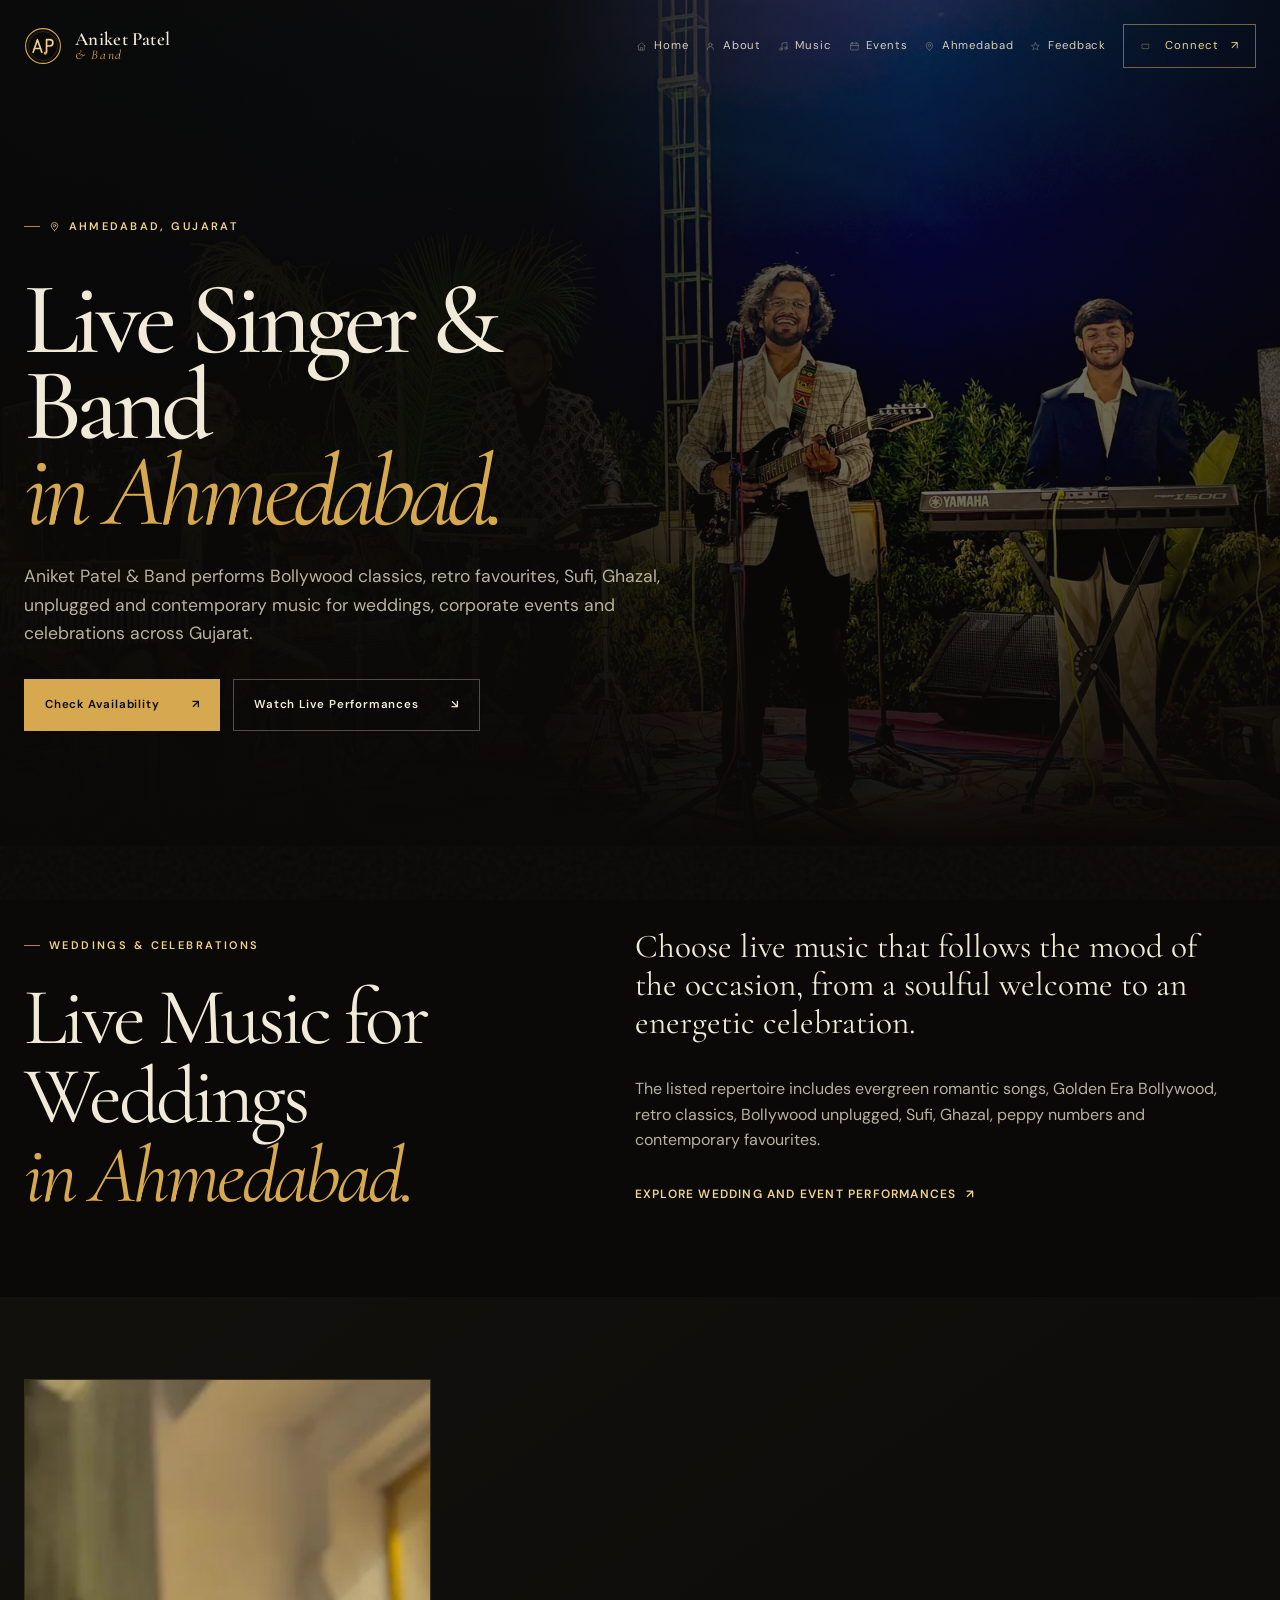
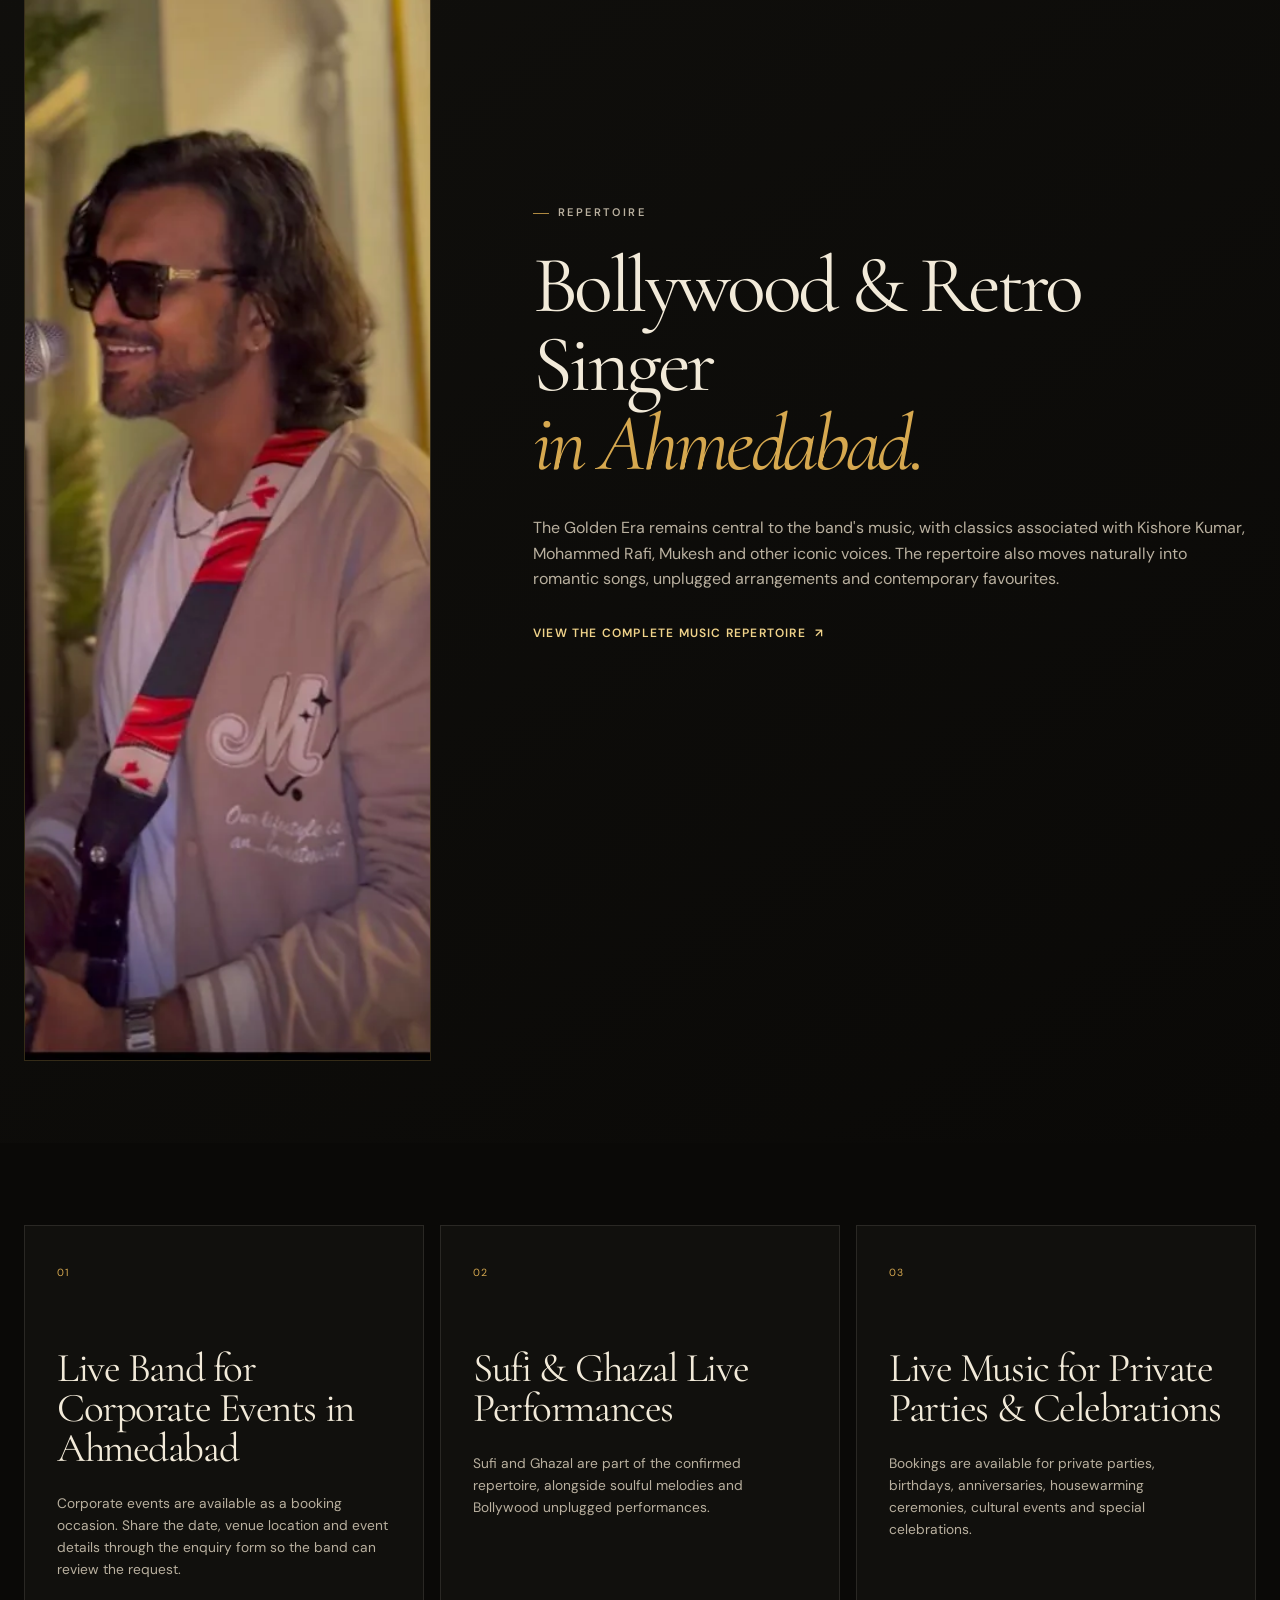
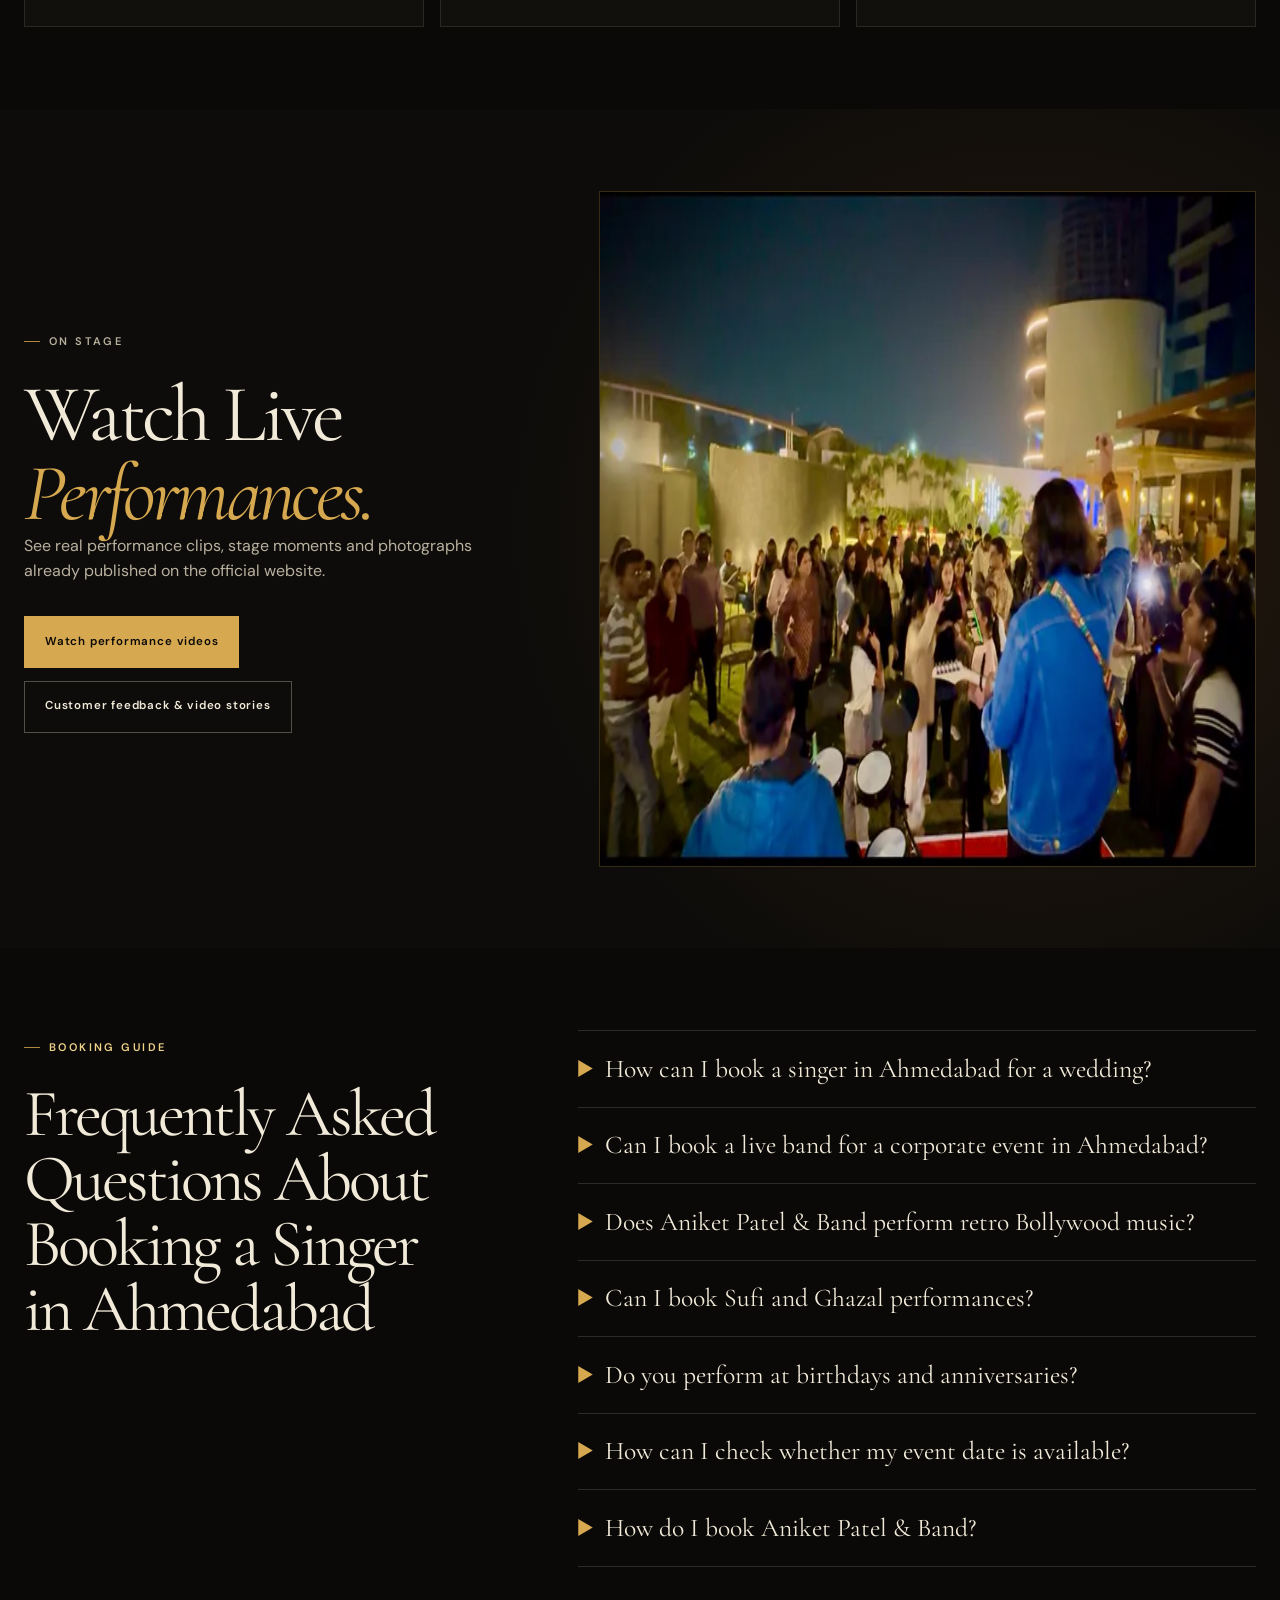
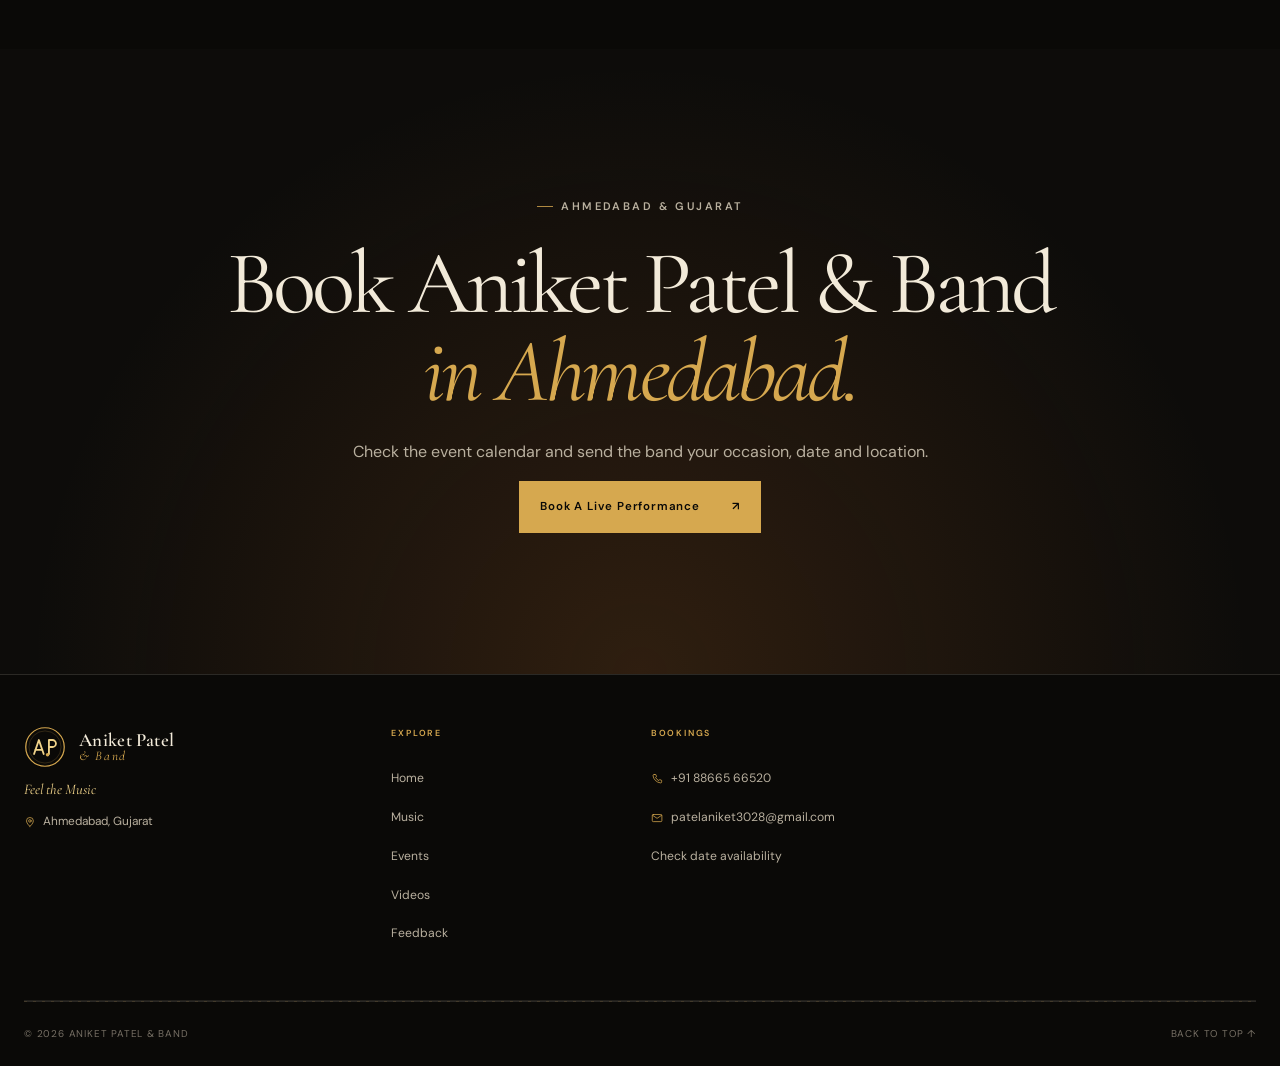
<file: ahmedabad-live-singer-band.html>
<!doctype html>
<html lang="en">
<head>
  <meta charset="utf-8">
  <meta name="viewport" content="width=device-width, initial-scale=1">
  <meta name="theme-color" content="#0a0907">
  <meta name="description" content="Book Aniket Patel & Band for live music in Ahmedabad, including Bollywood, retro, Sufi and Ghazal performances for weddings, corporate events and celebrations.">
  <meta property="og:type" content="website">
  <meta property="og:title" content="Live Singer &amp; Band in Ahmedabad | Aniket Patel &amp; Band">
  <meta property="og:description" content="Live Bollywood, retro, Sufi and Ghazal music for weddings, corporate events, private parties and celebrations in Ahmedabad.">
  <meta property="og:url" content="/ahmedabad-live-singer-band.html">
  <meta property="og:site_name" content="Aniket Patel &amp; Band">
  <meta property="og:image" content="assets/media/images/band-live-1200.webp">
  <meta name="twitter:card" content="summary_large_image">
  <meta name="twitter:title" content="Live Singer &amp; Band in Ahmedabad | Aniket Patel &amp; Band">
  <meta name="twitter:description" content="Live music for weddings, corporate events, private parties and celebrations in Ahmedabad.">
  <meta name="twitter:image" content="assets/media/images/band-live-1200.webp">
  <title>Live Singer &amp; Band in Ahmedabad | Aniket Patel &amp; Band</title>
  <link rel="canonical" href="/ahmedabad-live-singer-band.html">
  <link rel="icon" href="assets/icons/favicon.svg" type="image/svg+xml">
  <link rel="preconnect" href="https://fonts.googleapis.com">
  <link rel="preconnect" href="https://fonts.gstatic.com" crossorigin>
  <link href="https://fonts.googleapis.com/css2?family=Cormorant+Garamond:ital,wght@0,500;0,600;1,500&amp;family=DM+Sans:wght@400;500;600&amp;display=swap" rel="stylesheet">
  <link rel="stylesheet" href="css/style.css">
  <link rel="stylesheet" href="css/media.css">
  <link rel="stylesheet" href="css/redesign.css">
  <link rel="stylesheet" href="css/identity.css">
  <link rel="stylesheet" href="css/local-seo.css">
  <script type="application/ld+json">
    {
      "@context": "https://schema.org",
      "@graph": [
        {
          "@type": "MusicGroup",
          "name": "Aniket Patel & Band",
          "alternateName": "animusic_official",
          "description": "Live music group based in Ahmedabad performing Bollywood, retro, Sufi, Ghazal, unplugged and contemporary music for events across Gujarat.",
          "slogan": "Feel the Music",
          "telephone": "+918866566520",
          "email": "patelaniket3028@gmail.com",
          "areaServed": [
            { "@type": "City", "name": "Ahmedabad" },
            { "@type": "State", "name": "Gujarat" }
          ],
          "sameAs": [
            "https://youtube.com/@animusicofficial-307?si=De13O5ruOvxxQk6u",
            "https://www.instagram.com/animusic_official?igsh=MWIzY3l6N3ZxNG1vag%3D%3D&utm_source=qr",
            "https://www.facebook.com/share/1CttujkcfN/?mibextid=wwXIfr"
          ]
        },
        {
          "@type": "FAQPage",
          "mainEntity": [
            { "@type": "Question", "name": "How can I book a singer in Ahmedabad for a wedding?", "acceptedAnswer": { "@type": "Answer", "text": "Use the booking enquiry form to choose an available date and share your wedding details, location and contact information. Aniket Patel & Band reviews the enquiry before confirming the booking." } },
            { "@type": "Question", "name": "Can I book a live band for a corporate event in Ahmedabad?", "acceptedAnswer": { "@type": "Answer", "text": "Yes. Corporate events are one of the event types available in the website booking form." } },
            { "@type": "Question", "name": "Does Aniket Patel & Band perform retro Bollywood music?", "acceptedAnswer": { "@type": "Answer", "text": "Yes. The repertoire includes Golden Era Bollywood and retro classics, including songs associated with Kishore Kumar, Mohammed Rafi and Mukesh." } },
            { "@type": "Question", "name": "Can I book Sufi and Ghazal performances?", "acceptedAnswer": { "@type": "Answer", "text": "Sufi and Ghazal music are both included in the band's listed repertoire. Share your preferred mood and occasion in the booking enquiry." } },
            { "@type": "Question", "name": "Do you perform at birthdays and anniversaries?", "acceptedAnswer": { "@type": "Answer", "text": "Yes. Birthdays and anniversaries are both listed among the celebrations served by Aniket Patel & Band." } },
            { "@type": "Question", "name": "How can I check whether my event date is available?", "acceptedAnswer": { "@type": "Answer", "text": "Open the booking enquiry form and use its availability calendar. Only dates shown as available can be requested." } },
            { "@type": "Question", "name": "How do I book Aniket Patel & Band?", "acceptedAnswer": { "@type": "Answer", "text": "Submit the booking enquiry form, call or WhatsApp +91 88665 66520, or email patelaniket3028@gmail.com." } }
          ]
        }
      ]
    }
  </script>
</head>
<body>
  <a class="skip-link" href="#main-content">Skip to content</a>
  <svg class="icon-sprite" aria-hidden="true" focusable="false" width="0" height="0"><defs>
    <symbol id="i-home" viewBox="0 0 24 24"><path d="M3.5 11.2 12 4l8.5 7.2M5.5 10v10h13V10M9.8 20v-5.6h4.4V20"/></symbol>
    <symbol id="i-user" viewBox="0 0 24 24"><circle cx="12" cy="8.4" r="3.8"/><path d="M4.6 20a7.4 7.4 0 0 1 14.8 0"/></symbol>
    <symbol id="i-note" viewBox="0 0 24 24"><path d="M9 18V5l11-2v13"/><circle cx="6.5" cy="18" r="2.8"/><circle cx="17.5" cy="16" r="2.8"/></symbol>
    <symbol id="i-calendar" viewBox="0 0 24 24"><rect x="3.5" y="5" width="17" height="15" rx="2"/><path d="M3.5 10h17M8 3v4M16 3v4"/></symbol>
    <symbol id="i-spark" viewBox="0 0 24 24"><path d="M12 3.4 14.3 9.7 20.6 12l-6.3 2.3L12 20.6l-2.3-6.3L3.4 12l6.3-2.3z"/></symbol>
    <symbol id="i-share" viewBox="0 0 24 24"><circle cx="6" cy="12" r="2.6"/><circle cx="17" cy="6" r="2.6"/><circle cx="17" cy="18" r="2.6"/><path d="m8.4 10.8 6.2-3.6M8.4 13.2l6.2 3.6"/></symbol>
    <symbol id="i-star" viewBox="0 0 24 24"><path d="m12 3.6 2.5 5.6 6.1.6-4.6 4 1.4 6-5.4-3.2-5.4 3.2 1.4-6-4.6-4 6.1-.6z"/></symbol>
    <symbol id="i-ticket" viewBox="0 0 24 24"><path d="M4 8.6A1.6 1.6 0 0 1 5.6 7h12.8A1.6 1.6 0 0 1 20 8.6v1.6a2 2 0 0 0 0 3.6v1.6a1.6 1.6 0 0 1-1.6 1.6H5.6A1.6 1.6 0 0 1 4 15.4v-1.6a2 2 0 0 0 0-3.6z"/></symbol>
    <symbol id="i-location" viewBox="0 0 24 24"><path d="M12 21s7-5.6 7-11a7 7 0 1 0-14 0c0 5.4 7 11 7 11Z"/><circle cx="12" cy="10" r="2.6"/></symbol>
    <symbol id="i-phone" viewBox="0 0 24 24"><path d="M6.5 3h3l1.5 4-2 1.5a12 12 0 0 0 6.5 6.5L17 13l4 1.5v3a2 2 0 0 1-2.2 2A16.5 16.5 0 0 1 4 5.2 2 2 0 0 1 6 3Z"/></symbol>
    <symbol id="i-mail" viewBox="0 0 24 24"><rect x="2.5" y="5" width="19" height="14" rx="2"/><path d="m3 6.5 9 6 9-6"/></symbol>
  </defs></svg>

  <div class="ambient" aria-hidden="true"><div class="ambient__orb ambient__orb--one"></div><div class="ambient__orb ambient__orb--two"></div><div class="ambient__grain"></div></div>
  <header class="site-header" data-header>
    <nav class="nav shell" aria-label="Primary navigation">
      <a class="brand" href="index.html#home" aria-label="Aniket Patel and Band, home"><img class="brand__logo" src="assets/icons/logo-mark.svg" alt="" width="48" height="48"><span class="brand__name">Aniket Patel <i>&amp; Band</i></span></a>
      <button class="nav-toggle" type="button" aria-expanded="false" aria-controls="nav-menu" aria-label="Open navigation menu"><span></span><span></span></button>
      <div class="nav-menu" id="nav-menu">
        <a href="index.html#home"><svg class="icon" aria-hidden="true"><use href="#i-home"/></svg><span>Home</span></a>
        <a href="index.html#about"><svg class="icon" aria-hidden="true"><use href="#i-user"/></svg><span>About</span></a>
        <a href="index.html#music"><svg class="icon" aria-hidden="true"><use href="#i-note"/></svg><span>Music</span></a>
        <a href="index.html#events"><svg class="icon" aria-hidden="true"><use href="#i-calendar"/></svg><span>Events</span></a>
        <a href="ahmedabad-live-singer-band.html" aria-current="page"><svg class="icon" aria-hidden="true"><use href="#i-location"/></svg><span>Ahmedabad</span></a>
        <a href="feedback.html"><svg class="icon" aria-hidden="true"><use href="#i-star"/></svg><span>Feedback</span></a>
        <a class="nav-menu__cta" href="index.html#connect"><svg class="icon" aria-hidden="true"><use href="#i-ticket"/></svg><span>Connect</span> <em aria-hidden="true">↗</em></a>
      </div>
    </nav>
  </header>

  <main id="main-content">
    <section class="local-hero" aria-labelledby="local-title">
      <picture class="local-hero__media">
        <source srcset="assets/media/images/band-live-768.webp 768w, assets/media/images/band-live-1200.webp 1200w, assets/media/images/band-live-1600.webp 1600w, assets/media/images/band-live-1920.webp 1920w" sizes="100vw">
        <img src="assets/media/images/band-live-1200.webp" width="1200" height="900" alt="Aniket Patel and musicians performing live on stage" fetchpriority="high" decoding="async">
      </picture>
      <div class="shell local-hero__copy">
        <p class="eyebrow"><svg class="icon" aria-hidden="true"><use href="#i-location"/></svg> Ahmedabad, Gujarat</p>
        <h1 id="local-title">Live Singer &amp; Band<br><em>in Ahmedabad.</em></h1>
        <p>Aniket Patel &amp; Band performs Bollywood classics, retro favourites, Sufi, Ghazal, unplugged and contemporary music for weddings, corporate events and celebrations across Gujarat.</p>
        <div class="local-actions"><a class="button button--gold" href="index.html#connect">Check Availability <span aria-hidden="true">↗</span></a><a class="button button--outline" href="index.html#live">Watch Live Performances <span aria-hidden="true">↘</span></a></div>
      </div>
    </section>

    <section class="section local-intro" aria-labelledby="weddings-title"><div class="shell local-split">
      <div><p class="eyebrow">Weddings &amp; Celebrations</p><h2 id="weddings-title">Live Music for Weddings<br><em>in Ahmedabad.</em></h2></div>
      <div class="local-copy"><p class="lead">Choose live music that follows the mood of the occasion, from a soulful welcome to an energetic celebration.</p><p>The listed repertoire includes evergreen romantic songs, Golden Era Bollywood, retro classics, Bollywood unplugged, Sufi, Ghazal, peppy numbers and contemporary favourites.</p><a class="local-link" href="index.html#events">Explore wedding and event performances <span aria-hidden="true">↗</span></a></div>
    </div></section>

    <section class="section local-dark" aria-labelledby="bollywood-title"><div class="shell local-media-grid">
      <figure><img src="assets/media/images/aniket-portrait-768.webp" srcset="assets/media/images/aniket-portrait-480.webp 480w, assets/media/images/aniket-portrait-768.webp 768w, assets/media/images/aniket-portrait-895.webp 895w" sizes="(max-width: 800px) 92vw, 42vw" width="895" height="1280" loading="lazy" decoding="async" alt="Aniket Patel singing during a live performance"></figure>
      <div><p class="eyebrow">Repertoire</p><h2 id="bollywood-title">Bollywood &amp; Retro Singer<br><em>in Ahmedabad.</em></h2><p>The Golden Era remains central to the band's music, with classics associated with Kishore Kumar, Mohammed Rafi, Mukesh and other iconic voices. The repertoire also moves naturally into romantic songs, unplugged arrangements and contemporary favourites.</p><a class="local-link" href="index.html#music">View the complete music repertoire <span aria-hidden="true">↗</span></a></div>
    </div></section>

    <section class="section" aria-labelledby="corporate-title"><div class="shell local-cards">
      <article><span>01</span><h2 id="corporate-title">Live Band for Corporate Events in Ahmedabad</h2><p>Corporate events are available as a booking occasion. Share the date, venue location and event details through the enquiry form so the band can review the request.</p></article>
      <article><span>02</span><h2>Sufi &amp; Ghazal Live Performances</h2><p>Sufi and Ghazal are part of the confirmed repertoire, alongside soulful melodies and Bollywood unplugged performances.</p></article>
      <article><span>03</span><h2>Live Music for Private Parties &amp; Celebrations</h2><p>Bookings are available for private parties, birthdays, anniversaries, housewarming ceremonies, cultural events and special celebrations.</p></article>
    </div></section>

    <section class="section local-video" aria-labelledby="video-title"><div class="shell local-video__grid">
      <div><p class="eyebrow">On Stage</p><h2 id="video-title">Watch Live<br><em>Performances.</em></h2><p>See real performance clips, stage moments and photographs already published on the official website.</p><div class="local-actions"><a class="button button--gold" href="index.html#live">Watch performance videos</a><a class="button button--outline" href="feedback.html">Customer feedback &amp; video stories</a></div></div>
      <img src="assets/media/images/crowd-live-1179.webp" srcset="assets/media/images/crowd-live-480.webp 480w, assets/media/images/crowd-live-768.webp 768w, assets/media/images/crowd-live-1179.webp 1179w" sizes="(max-width: 800px) 92vw, 48vw" width="1179" height="676" loading="lazy" decoding="async" alt="Audience enjoying a live music performance">
    </div></section>

    <section class="section local-faq" aria-labelledby="faq-title"><div class="shell local-faq__grid">
      <div><p class="eyebrow">Booking Guide</p><h2 id="faq-title">Frequently Asked Questions About Booking a Singer in Ahmedabad</h2></div>
      <div class="local-faq__items">
        <details><summary>How can I book a singer in Ahmedabad for a wedding?</summary><p>Use the <a href="index.html#connect">booking enquiry form</a> to choose an available date and share your wedding details, location and contact information. Aniket Patel &amp; Band reviews the enquiry before confirming the booking.</p></details>
        <details><summary>Can I book a live band for a corporate event in Ahmedabad?</summary><p>Yes. Corporate Events is one of the event types available in the booking form.</p></details>
        <details><summary>Does Aniket Patel &amp; Band perform retro Bollywood music?</summary><p>Yes. The repertoire includes Golden Era Bollywood and retro classics, including songs associated with Kishore Kumar, Mohammed Rafi and Mukesh.</p></details>
        <details><summary>Can I book Sufi and Ghazal performances?</summary><p>Sufi and Ghazal music are both included in the listed repertoire. Share your preferred mood and occasion in the booking enquiry.</p></details>
        <details><summary>Do you perform at birthdays and anniversaries?</summary><p>Yes. Birthdays and anniversaries are both listed among the celebrations served by Aniket Patel &amp; Band.</p></details>
        <details><summary>How can I check whether my event date is available?</summary><p>Open the <a href="index.html#connect">booking enquiry form</a> and use its availability calendar. Only dates shown as available can be requested.</p></details>
        <details><summary>How do I book Aniket Patel &amp; Band?</summary><p>Submit the <a href="index.html#connect">booking enquiry form</a>, call or WhatsApp <a href="tel:+918866566520">+91 88665 66520</a>, or email <a href="mailto:patelaniket3028@gmail.com">patelaniket3028@gmail.com</a>.</p></details>
      </div>
    </div></section>

    <section class="local-cta" aria-labelledby="book-title"><div class="shell"><p class="eyebrow">Ahmedabad &amp; Gujarat</p><h2 id="book-title">Book Aniket Patel &amp; Band<br><em>in Ahmedabad.</em></h2><p>Check the event calendar and send the band your occasion, date and location.</p><a class="button button--gold" href="index.html#connect">Book A Live Performance <span aria-hidden="true">↗</span></a></div></section>
  </main>

  <footer class="footer"><div class="shell footer__top">
    <div class="footer__identity"><a class="brand brand--footer" href="index.html#home"><img class="brand__logo" src="assets/icons/logo-mark.svg" alt="" width="48" height="48"><span class="brand__name">Aniket Patel <i>&amp; Band</i></span></a><p class="footer__tagline">Feel the Music</p><p class="footer__place"><svg class="icon" aria-hidden="true"><use href="#i-location"/></svg> Ahmedabad, Gujarat</p></div>
    <nav class="footer__nav" aria-label="Footer navigation"><span class="footer__heading">Explore</span><a href="index.html">Home</a><a href="index.html#music">Music</a><a href="index.html#events">Events</a><a href="index.html#live">Videos</a><a href="feedback.html">Feedback</a></nav>
    <div class="footer__contact"><span class="footer__heading">Bookings</span><a href="tel:+918866566520"><svg class="icon" aria-hidden="true"><use href="#i-phone"/></svg> +91 88665 66520</a><a href="mailto:patelaniket3028@gmail.com"><svg class="icon" aria-hidden="true"><use href="#i-mail"/></svg> patelaniket3028@gmail.com</a><a href="index.html#connect">Check date availability</a></div>
  </div><div class="shell footer__bottom"><span>© <span data-year></span> Aniket Patel &amp; Band</span><a href="#main-content">Back to top ↑</a></div></footer>
  <script src="js/main.js" defer></script>
</body>
</html>
</file>
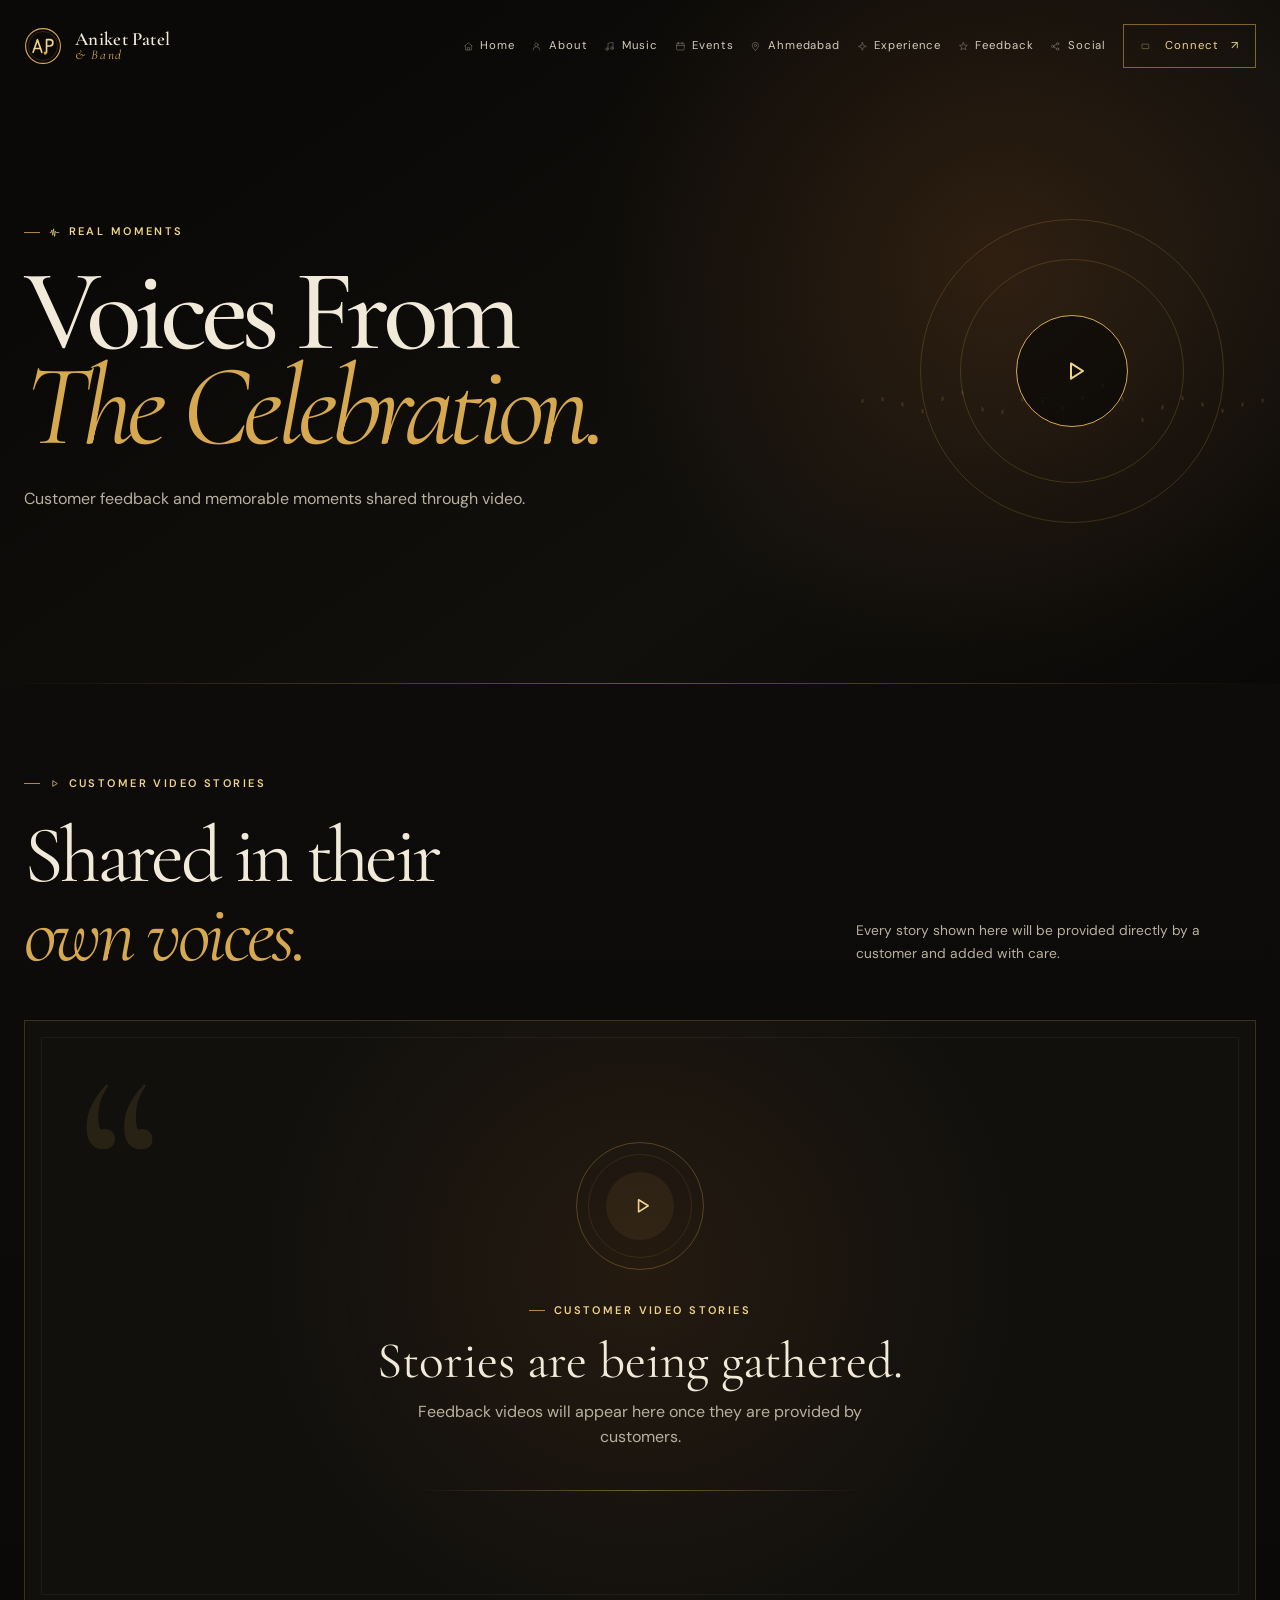
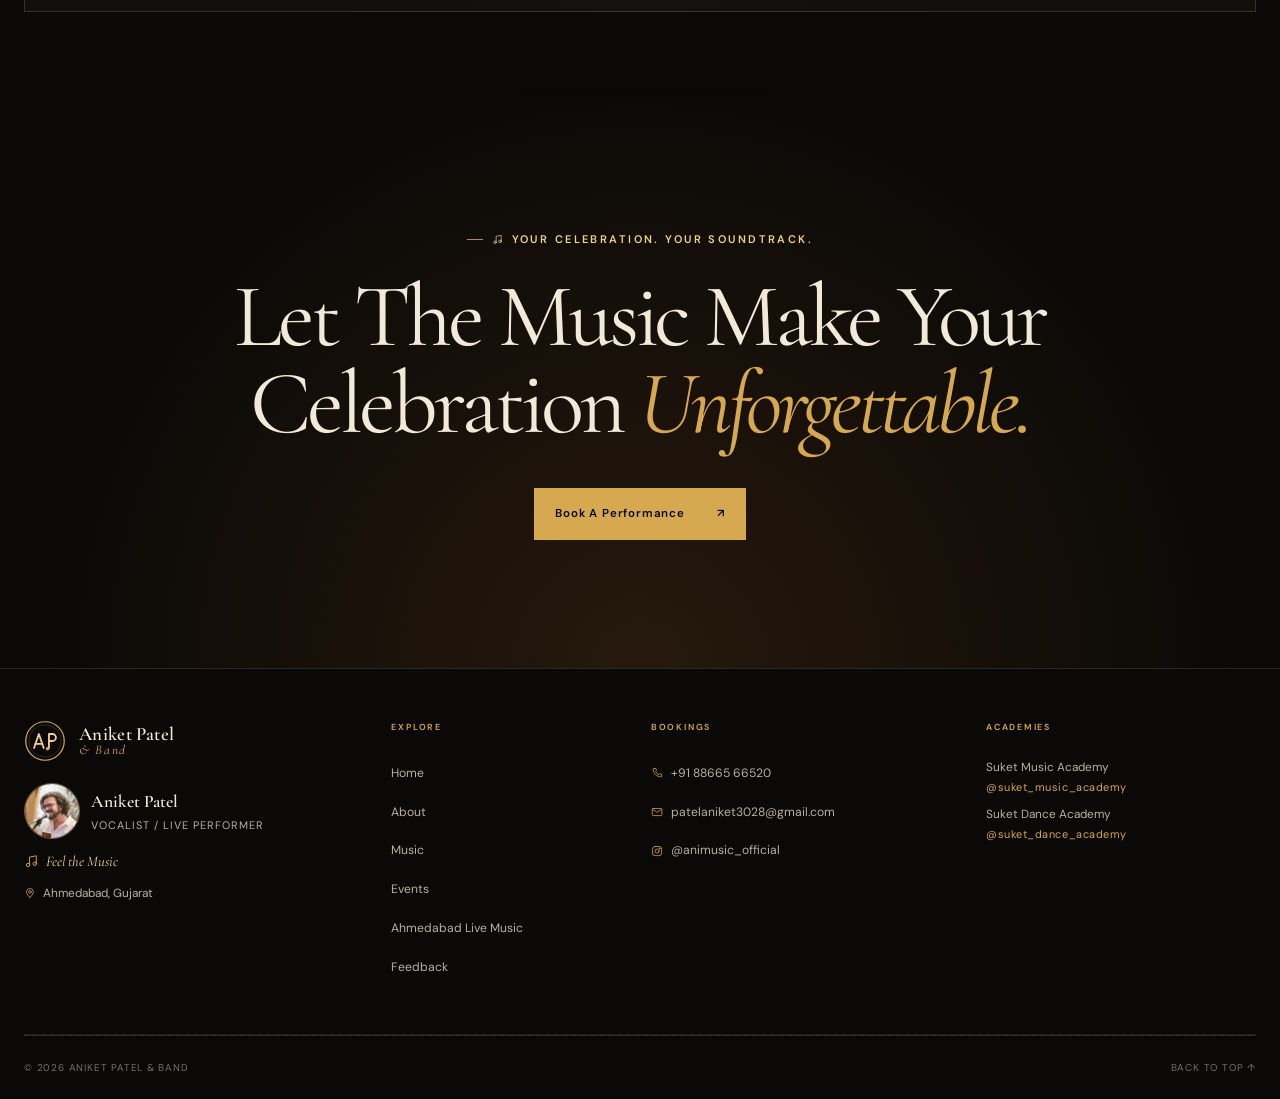
<file: feedback.html>
<!doctype html>
<html lang="en">
<head>
  <meta charset="utf-8">
  <meta name="viewport" content="width=device-width, initial-scale=1">
  <meta name="theme-color" content="#0a0907">
  <meta name="description" content="Watch customer feedback videos and memorable moments from Aniket Patel & Band live performances as real stories are added.">
  <meta property="og:type" content="website">
  <meta property="og:title" content="Customer Feedback Videos | Aniket Patel &amp; Band Ahmedabad">
  <meta property="og:description" content="Customer feedback and memorable moments shared through video from live performances.">
  <meta property="og:image" content="assets/media/images/aniket-hero-1200.webp">
  <meta name="twitter:card" content="summary_large_image">
  <meta name="twitter:title" content="Customer Feedback Videos | Aniket Patel &amp; Band Ahmedabad">
  <meta name="twitter:description" content="Customer feedback and memorable moments shared through video from live performances.">
  <meta name="twitter:image" content="assets/media/images/aniket-hero-1200.webp">
  <title>Customer Feedback Videos | Aniket Patel &amp; Band Ahmedabad</title>
  <link rel="canonical" href="/feedback.html">
  <link rel="icon" href="assets/icons/favicon.svg" type="image/svg+xml">
  <link rel="preconnect" href="https://fonts.googleapis.com">
  <link rel="preconnect" href="https://fonts.gstatic.com" crossorigin>
  <link href="https://fonts.googleapis.com/css2?family=Cormorant+Garamond:ital,wght@0,500;0,600;1,500&amp;family=DM+Sans:wght@400;500;600&amp;display=swap" rel="stylesheet">
  <link rel="stylesheet" href="css/style.css">
  <link rel="stylesheet" href="css/media.css">
  <link rel="stylesheet" href="css/redesign.css">
  <link rel="stylesheet" href="css/identity.css">
  <link rel="stylesheet" href="css/feedback.css">
</head>
<body>
  <a class="skip-link" href="#main-content">Skip to content</a>

  <svg class="icon-sprite" aria-hidden="true" focusable="false" width="0" height="0">
    <defs>
      <symbol id="i-home" viewBox="0 0 24 24"><path d="M3.5 11.2 12 4l8.5 7.2M5.5 10v10h13V10M9.8 20v-5.6h4.4V20"/></symbol>
      <symbol id="i-user" viewBox="0 0 24 24"><circle cx="12" cy="8.4" r="3.8"/><path d="M4.6 20a7.4 7.4 0 0 1 14.8 0"/></symbol>
      <symbol id="i-note" viewBox="0 0 24 24"><path d="M9 18V5l11-2v13"/><circle cx="6.5" cy="18" r="2.8"/><circle cx="17.5" cy="16" r="2.8"/></symbol>
      <symbol id="i-calendar" viewBox="0 0 24 24"><rect x="3.5" y="5" width="17" height="15" rx="2"/><path d="M3.5 10h17M8 3v4M16 3v4"/></symbol>
      <symbol id="i-spark" viewBox="0 0 24 24"><path d="M12 3.4 14.3 9.7 20.6 12l-6.3 2.3L12 20.6l-2.3-6.3L3.4 12l6.3-2.3z"/></symbol>
      <symbol id="i-share" viewBox="0 0 24 24"><circle cx="6" cy="12" r="2.6"/><circle cx="17" cy="6" r="2.6"/><circle cx="17" cy="18" r="2.6"/><path d="m8.4 10.8 6.2-3.6M8.4 13.2l6.2 3.6"/></symbol>
      <symbol id="i-star" viewBox="0 0 24 24"><path d="m12 3.6 2.5 5.6 6.1.6-4.6 4 1.4 6-5.4-3.2-5.4 3.2 1.4-6-4.6-4 6.1-.6z"/></symbol>
      <symbol id="i-ticket" viewBox="0 0 24 24"><path d="M4 8.6A1.6 1.6 0 0 1 5.6 7h12.8A1.6 1.6 0 0 1 20 8.6v1.6a2 2 0 0 0 0 3.6v1.6a1.6 1.6 0 0 1-1.6 1.6H5.6A1.6 1.6 0 0 1 4 15.4v-1.6a2 2 0 0 0 0-3.6z"/></symbol>
      <symbol id="i-play" viewBox="0 0 24 24"><path d="M9 6.3 18 12l-9 5.7z"/></symbol>
      <symbol id="i-wave" viewBox="0 0 24 24"><path d="M2.5 12h2l1.6-5.5 2 11.5 2-14 2 16.5 2-11 1.6 2.5h5.8"/></symbol>
      <symbol id="i-phone" viewBox="0 0 24 24"><path d="M6.5 3h3l1.5 4-2 1.5a12 12 0 0 0 6.5 6.5L17 13l4 1.5v3a2 2 0 0 1-2.2 2A16.5 16.5 0 0 1 4 5.2 2 2 0 0 1 6 3Z"/></symbol>
      <symbol id="i-mail" viewBox="0 0 24 24"><rect x="2.5" y="5" width="19" height="14" rx="2"/><path d="m3 6.5 9 6 9-6"/></symbol>
      <symbol id="i-instagram" viewBox="0 0 24 24"><rect x="3" y="3" width="18" height="18" rx="5"/><circle cx="12" cy="12" r="4"/><circle cx="17.2" cy="6.8" r=".9"/></symbol>
      <symbol id="i-location" viewBox="0 0 24 24"><path d="M12 21s7-5.6 7-11a7 7 0 1 0-14 0c0 5.4 7 11 7 11Z"/><circle cx="12" cy="10" r="2.6"/></symbol>
      <symbol id="i-close" viewBox="0 0 24 24"><path d="m5 5 14 14M19 5 5 19"/></symbol>
    </defs>
  </svg>

  <div class="ambient" aria-hidden="true"><div class="ambient__orb ambient__orb--one"></div><div class="ambient__orb ambient__orb--two"></div><div class="ambient__grain"></div></div>

  <header class="site-header" data-header>
    <nav class="nav shell" aria-label="Primary navigation">
      <a class="brand" href="index.html#home" aria-label="Aniket Patel and Band, home">
        <img class="brand__logo" src="assets/icons/logo-mark.svg" alt="" width="48" height="48">
        <span class="brand__name">Aniket Patel <i>&amp; Band</i></span>
      </a>
      <button class="nav-toggle" type="button" aria-expanded="false" aria-controls="nav-menu" aria-label="Open navigation menu"><span></span><span></span></button>
      <div class="nav-menu" id="nav-menu">
        <div class="nav-profile" aria-hidden="true">
          <img class="nav-profile__dp" src="assets/media/images/aniket-profile-256.webp" width="256" height="256" alt="" loading="lazy" decoding="async">
          <span class="nav-profile__text"><b>Aniket Patel</b><i>@animusic_official</i></span>
        </div>
        <a href="index.html#home"><svg class="icon" aria-hidden="true"><use href="#i-home"/></svg><span>Home</span></a>
        <a href="index.html#about"><svg class="icon" aria-hidden="true"><use href="#i-user"/></svg><span>About</span></a>
        <a href="index.html#music"><svg class="icon" aria-hidden="true"><use href="#i-note"/></svg><span>Music</span></a>
        <a href="index.html#events"><svg class="icon" aria-hidden="true"><use href="#i-calendar"/></svg><span>Events</span></a>
        <a href="ahmedabad-live-singer-band.html"><svg class="icon" aria-hidden="true"><use href="#i-location"/></svg><span>Ahmedabad</span></a>
        <a href="index.html#experience"><svg class="icon" aria-hidden="true"><use href="#i-spark"/></svg><span>Experience</span></a>
        <a href="feedback.html" aria-current="page"><svg class="icon" aria-hidden="true"><use href="#i-star"/></svg><span>Feedback</span></a>
        <a href="index.html#social"><svg class="icon" aria-hidden="true"><use href="#i-share"/></svg><span>Social</span></a>
        <a class="nav-menu__cta" href="index.html#connect"><svg class="icon" aria-hidden="true"><use href="#i-ticket"/></svg><span>Connect</span> <em aria-hidden="true">↗</em></a>
      </div>
    </nav>
  </header>

  <main id="main-content">
    <section class="feedback-hero" aria-labelledby="feedback-title">
      <div class="shell feedback-hero__inner">
        <div class="feedback-hero__copy">
          <p class="eyebrow"><svg class="icon" aria-hidden="true"><use href="#i-wave"/></svg> Real Moments</p>
          <h1 id="feedback-title">Voices From<br><em>The Celebration.</em></h1>
          <p>Customer feedback and memorable moments shared through video.</p>
        </div>
        <div class="feedback-hero__motif" aria-hidden="true">
          <span class="feedback-hero__ring"><svg class="icon"><use href="#i-play"/></svg></span>
          <span class="feedback-hero__wave"></span>
        </div>
      </div>
    </section>

    <section class="section feedback-gallery" aria-labelledby="stories-title">
      <div class="shell">
        <div class="section-heading--split">
          <div><p class="eyebrow"><svg class="icon" aria-hidden="true"><use href="#i-play"/></svg> Customer Video Stories</p><h2 id="stories-title">Shared in their<br><em>own voices.</em></h2></div>
          <p>Every story shown here will be provided directly by a customer and added with care.</p>
        </div>
        <div class="feedback-video-grid" data-feedback-grid aria-live="polite"></div>
        <div class="feedback-empty" data-feedback-empty>
          <div class="feedback-empty__mark" aria-hidden="true"><span><svg class="icon"><use href="#i-play"/></svg></span></div>
          <blockquote>“</blockquote>
          <p class="eyebrow">Customer Video Stories</p>
          <h3>Stories are being gathered.</h3>
          <p>Feedback videos will appear here once they are provided by customers.</p>
          <div class="feedback-empty__wave" aria-hidden="true"></div>
        </div>
      </div>
    </section>

    <section class="feedback-cta" aria-labelledby="feedback-cta-title">
      <div class="shell feedback-cta__inner">
        <p class="eyebrow"><svg class="icon" aria-hidden="true"><use href="#i-note"/></svg> Your Celebration. Your Soundtrack.</p>
        <h2 id="feedback-cta-title">Let The Music Make Your<br>Celebration <em>Unforgettable.</em></h2>
        <a class="button button--gold" href="index.html#connect">Book A Performance <span aria-hidden="true">↗</span></a>
      </div>
    </section>
  </main>

  <footer class="footer">
    <div class="shell footer__top">
      <div class="footer__identity">
        <a class="brand brand--footer" href="index.html#home" aria-label="Aniket Patel and Band, home"><img class="brand__logo" src="assets/icons/logo-mark.svg" alt="" width="48" height="48"><span class="brand__name">Aniket Patel <i>&amp; Band</i></span></a>
        <div class="footer__profile">
          <img class="footer__dp" src="assets/media/images/aniket-profile-256.webp" width="256" height="256" loading="lazy" decoding="async" alt="Portrait of Aniket Patel">
          <span class="footer__profile-text"><b>Aniket Patel</b><i>Vocalist / Live Performer</i></span>
        </div>
        <p class="footer__tagline"><svg class="icon" aria-hidden="true"><use href="#i-note"/></svg> Feel the Music</p>
        <p class="footer__place"><svg class="icon" aria-hidden="true"><use href="#i-location"/></svg> Ahmedabad, Gujarat</p>
      </div>
      <nav class="footer__nav" aria-label="Footer navigation">
        <span class="footer__heading">Explore</span>
        <a href="index.html#home">Home</a><a href="index.html#about">About</a><a href="index.html#music">Music</a><a href="index.html#events">Events</a><a href="ahmedabad-live-singer-band.html">Ahmedabad Live Music</a><a href="feedback.html" aria-current="page">Feedback</a>
      </nav>
      <div class="footer__contact">
        <span class="footer__heading">Bookings</span>
        <a href="tel:+918866566520"><svg class="icon" aria-hidden="true"><use href="#i-phone"/></svg> +91 88665 66520</a>
        <a href="mailto:patelaniket3028@gmail.com"><svg class="icon" aria-hidden="true"><use href="#i-mail"/></svg> patelaniket3028@gmail.com</a>
        <a href="https://www.instagram.com/animusic_official?igsh=MWIzY3l6N3ZxNG1vag%3D%3D&amp;utm_source=qr" target="_blank" rel="noopener noreferrer"><svg class="icon" aria-hidden="true"><use href="#i-instagram"/></svg> @animusic_official</a>
      </div>
      <div class="footer__academies">
        <span class="footer__heading">Academies</span>
        <a href="https://www.instagram.com/suket_music_academy?igsh=MTl6eXAzNnRwcGZvZQ==" target="_blank" rel="noopener noreferrer"><span>Suket Music Academy<i>@suket_music_academy</i></span></a>
        <a href="https://www.instagram.com/suket_dance_academy?igsh=MWNteWZ4ZnRpMGF3bQ==" target="_blank" rel="noopener noreferrer"><span>Suket Dance Academy<i>@suket_dance_academy</i></span></a>
      </div>
    </div>
    <div class="shell footer__bottom"><span>© <span data-year></span> Aniket Patel &amp; Band</span><a href="#main-content">Back to top ↑</a></div>
  </footer>

  <div class="feedback-modal" data-feedback-modal role="dialog" aria-modal="true" aria-labelledby="feedback-modal-title" hidden>
    <div class="feedback-modal__panel">
      <button class="feedback-modal__close" type="button" data-feedback-close aria-label="Close video"><svg class="icon" aria-hidden="true"><use href="#i-close"/></svg></button>
      <video data-feedback-player controls playsinline preload="none"></video>
      <div class="feedback-modal__copy"><p class="eyebrow">Customer Story</p><h2 id="feedback-modal-title" data-feedback-modal-title>Customer Feedback</h2><p data-feedback-modal-caption hidden></p></div>
    </div>
  </div>

  <script src="js/main.js" defer></script>
  <script src="js/feedback.js" defer></script>
</body>
</html>
</file>
<file: css/style.css>
:root {
  --ink: #0a0907;
  --ink-soft: #11100d;
  --charcoal: #171510;
  --cream: #f2ead9;
  --cream-muted: #b9b09f;
  --gold: #d6a84f;
  --gold-light: #f0d38a;
  --amber: #a95f24;
  --line: rgba(242, 234, 217, .14);
  --font-display: "Cormorant Garamond", Georgia, serif;
  --font-body: "DM Sans", Arial, sans-serif;
  --serif: var(--font-display);
  --sans: var(--font-body);
  --ease-luxury: cubic-bezier(.2, .8, .2, 1);
  --shell: min(1240px, calc(100% - 48px));
  --section-space: clamp(6rem, 11vw, 10rem);
}

*, *::before, *::after { box-sizing: border-box; }
html { scroll-behavior: smooth; scrollbar-color: var(--gold) var(--ink); }
body { margin: 0; color: var(--cream); background: var(--ink); font-family: var(--font-body); line-height: 1.6; overflow-x: hidden; }
body.menu-open { overflow: hidden; }
button, input, select, textarea { font: inherit; }
button, a { -webkit-tap-highlight-color: transparent; }
a { color: inherit; text-decoration: none; }
img, svg { max-width: 100%; display: block; }
::selection { color: var(--ink); background: var(--gold-light); }
:focus-visible { outline: 2px solid var(--gold-light); outline-offset: 5px; }
.shell { width: var(--shell); margin-inline: auto; }
.section { position: relative; padding-block: var(--section-space); }
.skip-link { position: fixed; top: 1rem; left: 1rem; z-index: 9999; padding: .75rem 1rem; color: var(--ink); background: var(--cream); transform: translateY(-150%); transition: transform .2s; }
.skip-link:focus { transform: translateY(0); }
.eyebrow { margin: 0 0 1.5rem; color: var(--gold-light); font-size: .69rem; font-weight: 600; letter-spacing: .22em; text-transform: uppercase; }
h1, h2, h3, p { margin-top: 0; }
h1, h2, h3 { font-weight: 400; line-height: .98; }
h2 { margin-bottom: 0; font-family: var(--font-display); font-size: clamp(3rem, 6.3vw, 6.6rem); letter-spacing: -.045em; }
h2 em, h1 em { color: var(--gold); font-style: italic; font-weight: 400; }
.section-heading--split { display: flex; align-items: end; justify-content: space-between; gap: 3rem; margin-bottom: clamp(3rem, 6vw, 5.5rem); }
.section-heading--split > p { max-width: 25rem; margin-bottom: .6rem; color: var(--cream-muted); }
.section-heading--center { margin-bottom: 4.5rem; text-align: center; }

.ambient { position: fixed; inset: 0; z-index: -1; pointer-events: none; overflow: hidden; }
.ambient__orb { position: absolute; width: 35rem; height: 35rem; border-radius: 50%; opacity: .05; filter: blur(100px); }
.ambient__orb--one { top: 5%; left: -15%; background: var(--gold); }
.ambient__orb--two { right: -20%; bottom: 10%; background: var(--amber); }
.ambient__grain { position: absolute; inset: 0; opacity: .035; background-image: url("data:image/svg+xml,%3Csvg viewBox='0 0 180 180' xmlns='http://www.w3.org/2000/svg'%3E%3Cfilter id='n'%3E%3CfeTurbulence type='fractalNoise' baseFrequency='.9' numOctaves='4' stitchTiles='stitch'/%3E%3C/filter%3E%3Crect width='100%25' height='100%25' filter='url(%23n)'/%3E%3C/svg%3E"); }

.preloader { position: fixed; inset: 0; z-index: 9998; display: grid; place-items: center; background: var(--ink); transition: opacity .65s ease, visibility .65s ease; }
.preloader.is-hidden { opacity: 0; visibility: hidden; }
.preloader__mark { display: grid; justify-items: center; }
.preloader__initials { font-family: var(--serif); font-size: 3rem; letter-spacing: .08em; }
.preloader__bars { display: flex; align-items: center; gap: 4px; height: 30px; margin-block: 1rem; }
.preloader__bars i { width: 2px; height: 8px; background: var(--gold); animation: equalize .8s ease-in-out infinite alternate; }
.preloader__bars i:nth-child(2) { animation-delay: -.4s; }.preloader__bars i:nth-child(3) { animation-delay: -.15s; }.preloader__bars i:nth-child(4) { animation-delay: -.55s; }.preloader__bars i:nth-child(5) { animation-delay: -.25s; }
.preloader__caption { color: var(--cream-muted); font-size: .62rem; letter-spacing: .22em; text-transform: uppercase; }
@keyframes equalize { to { height: 28px; } }

.site-header { position: fixed; top: 0; right: 0; left: 0; z-index: 100; border-bottom: 1px solid transparent; transition: background .35s, border-color .35s, backdrop-filter .35s; }
.site-header.is-scrolled { border-color: var(--line); background: rgba(10, 9, 7, .76); backdrop-filter: blur(18px); }
.nav { height: 92px; display: flex; align-items: center; justify-content: space-between; }
.brand { display: inline-flex; align-items: center; gap: .8rem; line-height: 1; }
.brand__monogram { display: grid; place-items: center; width: 38px; height: 38px; border: 1px solid rgba(214, 168, 79, .6); border-radius: 50%; color: var(--gold-light); font-family: var(--serif); font-size: .8rem; letter-spacing: .08em; }
.brand__name { font-family: var(--serif); font-size: 1.03rem; letter-spacing: .02em; }
.brand__name i { display: block; color: var(--gold); font-size: .7em; font-weight: 400; letter-spacing: .13em; }
.nav-menu { display: flex; align-items: center; gap: clamp(1.2rem, 2.2vw, 2.4rem); }
.nav-menu a { position: relative; color: #d5cdbc; font-size: .73rem; letter-spacing: .08em; }
.nav-menu a:not(.nav-menu__cta)::after { content: ""; position: absolute; right: 0; bottom: -.45rem; left: 0; height: 1px; background: var(--gold); transform: scaleX(0); transform-origin: right; transition: transform .3s; }
.nav-menu a:hover::after, .nav-menu a[aria-current="true"]::after { transform: scaleX(1); transform-origin: left; }
.nav-menu__cta { padding: .8rem 1.1rem; border: 1px solid rgba(214, 168, 79, .55); color: var(--gold-light) !important; }
.nav-menu__cta span { margin-left: .5rem; }
.nav-toggle { display: none; width: 45px; height: 45px; padding: 0; border: 0; color: inherit; background: transparent; cursor: pointer; }
.nav-toggle span { display: block; width: 24px; height: 1px; margin: 7px auto; background: currentColor; transition: transform .3s; }

.hero { position: relative; min-height: 100svh; display: flex; align-items: center; overflow: hidden; border-bottom: 1px solid var(--line); }
.hero__stage { position: absolute; inset: 0; overflow: hidden; background: radial-gradient(circle at 50% 42%, rgba(139, 77, 29, .28), transparent 28%), linear-gradient(to bottom, rgba(0, 0, 0, .05), var(--ink)); }
.hero__stage::before { content: ""; position: absolute; inset: 0; background: linear-gradient(90deg, transparent 49.9%, rgba(255,255,255,.06) 50%, transparent 50.1%); }
.hero__beam { position: absolute; top: -40%; width: 30%; height: 110%; background: linear-gradient(to bottom, rgba(236, 178, 89, .22), transparent 75%); filter: blur(20px); opacity: .7; }
.hero__beam--left { left: 5%; transform: rotate(-18deg); }.hero__beam--right { right: 5%; transform: rotate(18deg); }
.vinyl { position: absolute; top: 50%; left: 50%; width: min(44vw, 640px); aspect-ratio: 1; border: 1px solid rgba(255,255,255,.07); border-radius: 50%; opacity: .38; transform: translate(-50%, -50%); background: repeating-radial-gradient(circle, transparent 0 12px, rgba(255,255,255,.035) 13px 14px), radial-gradient(circle, #20170f 0 15%, #090807 15.2%); animation: spin 24s linear infinite; }
.vinyl::before, .vinyl::after { content: ""; position: absolute; inset: 13%; border: 1px solid rgba(214,168,79,.12); border-radius: inherit; }.vinyl::after { inset: 31%; }
.vinyl__label { position: absolute; top: 50%; left: 50%; display: grid; place-items: center; width: 20%; aspect-ratio: 1; border-radius: 50%; color: rgba(242,234,217,.65); background: #6b401f; font-family: var(--serif); font-size: clamp(1rem, 2vw, 2rem); transform: translate(-50%, -50%); }
@keyframes spin { to { transform: translate(-50%, -50%) rotate(360deg); } }
.frequency-lines { position: absolute; right: 0; bottom: 5%; left: 0; height: 16%; display: flex; align-items: center; justify-content: center; gap: clamp(5px, 1vw, 16px); opacity: .26; }
.frequency-lines i { width: 1px; height: 22%; background: linear-gradient(var(--gold), transparent); animation: frequency 2.1s ease-in-out infinite alternate; }
.frequency-lines i:nth-child(3n) { animation-delay: -.8s; }.frequency-lines i:nth-child(4n) { animation-delay: -1.4s; }.frequency-lines i:nth-child(5n) { animation-delay: -.25s; }
@keyframes frequency { to { height: 100%; } }
.hero__content { position: relative; z-index: 2; padding-top: 7rem; }
.hero__eyebrow { text-align: center; animation: rise .9s .4s both; }
.hero h1 { margin: 0; text-align: center; font-family: var(--serif); font-size: clamp(4.6rem, 11vw, 11.5rem); letter-spacing: -.055em; }
.hero h1 span, .hero h1 em { display: block; animation: rise 1s .5s both; }
.hero h1 em { margin-top: -.16em; font-size: .59em; animation-delay: .62s; }
.hero__bottom { max-width: 1040px; display: flex; align-items: end; justify-content: space-between; gap: 2rem; margin: clamp(2.5rem, 5vw, 5rem) auto 0; }
.hero__lede { margin: 0; font-family: var(--serif); font-size: clamp(1.4rem, 2.3vw, 2.15rem); line-height: 1.22; animation: rise .9s .8s both; }
.hero__actions { display: flex; gap: .8rem; animation: rise .9s .9s both; }
@keyframes rise { from { opacity: 0; transform: translateY(24px); } }
.button { min-height: 52px; display: inline-flex; align-items: center; justify-content: space-between; gap: 2rem; padding: .85rem 1.25rem; border: 1px solid transparent; color: inherit; background: transparent; font-size: .72rem; font-weight: 600; letter-spacing: .07em; cursor: pointer; transition: color .3s, background .3s, border-color .3s, transform .3s; }
.button:hover { transform: translateY(-3px); }
.button--gold { color: var(--ink); background: var(--gold); }.button--gold:hover { background: var(--gold-light); }
.button--outline { border-color: rgba(242,234,217,.3); }.button--outline:hover { border-color: var(--gold); color: var(--gold-light); }
.button--dark { color: var(--cream); background: var(--ink); }.button--outline-dark { border-color: rgba(10,9,7,.4); color: var(--ink); }.button--outline-dark:hover { border-color: var(--ink); background: rgba(10,9,7,.06); }
.scroll-cue { position: absolute; bottom: 2.2rem; left: 50%; z-index: 2; display: grid; justify-items: center; gap: .7rem; color: #a49b8d; font-size: .57rem; letter-spacing: .2em; text-transform: uppercase; transform: translateX(-50%); }
.scroll-cue i { display: block; width: 1px; height: 24px; background: linear-gradient(var(--gold), transparent); }

.marquee-strip { overflow: hidden; border-bottom: 1px solid var(--line); padding-block: 1.1rem; color: #9f9686; background: #0d0c0a; }
.marquee-strip__track { width: max-content; display: flex; align-items: center; gap: 2rem; animation: marquee 28s linear infinite; }
.marquee-strip span { font-family: var(--serif); font-size: .95rem; letter-spacing: .08em; }.marquee-strip i { color: var(--gold); font-size: .35rem; }
@keyframes marquee { to { transform: translateX(-50%); } }

.about { background: linear-gradient(180deg, #0a0907, #0e0d0a); }
.stats { display: grid; grid-template-columns: 1fr auto 1fr; align-items: center; padding-bottom: var(--section-space); }
.stat { display: flex; align-items: center; justify-content: center; gap: clamp(1.3rem, 3vw, 3rem); }
.stat__number { color: var(--gold-light); font-family: var(--serif); font-size: clamp(4rem, 8vw, 8rem); line-height: 1; }
.stat__number strong { font-weight: 400; }.stat p { margin: 0; color: var(--cream-muted); font-size: .73rem; letter-spacing: .08em; text-transform: uppercase; }
.stats__divider { width: 1px; height: 140px; background: var(--line); }.stats__divider span { display: block; width: 5px; height: 5px; border-radius: 50%; background: var(--gold); transform: translate(-2px, 67px); }
.about__grid { display: grid; grid-template-columns: .9fr 1.1fr; gap: clamp(3rem, 10vw, 9rem); padding-top: var(--section-space); border-top: 1px solid var(--line); }
.about__copy .lead { color: var(--cream); font-family: var(--serif); font-size: clamp(1.35rem, 2vw, 2rem); line-height: 1.45; }
.about__copy > p:not(.lead) { max-width: 38rem; color: var(--cream-muted); }
.about__tags { display: flex; flex-wrap: wrap; gap: .6rem; margin-top: 2.5rem; }.about__tags span { padding: .65rem .85rem; border: 1px solid var(--line); color: #d2c9b8; font-size: .65rem; letter-spacing: .08em; text-transform: uppercase; }

.music { background: linear-gradient(180deg, #0a0907 0%, #0d0c0a 100%); color: var(--cream); border-bottom: 1px solid var(--line); }
.music .eyebrow, .events .eyebrow, .social .eyebrow { color: var(--gold-light); }
.music .section-heading--split > p, .events .section-heading--split > p { color: var(--cream-muted); }
.genre-grid { display: grid; grid-template-columns: repeat(4, 1fr); gap: 1.25rem; background: transparent; border: 0; }
.genre-card { min-height: 310px; position: relative; display: flex; flex-direction: column; justify-content: space-between; padding: 1.6rem; color: var(--cream); background: rgba(255, 255, 255, .025); border: 1px solid rgba(242, 234, 217, .12); border-radius: var(--media-radius, 4px); overflow: hidden; transition: background .4s var(--ease-luxury), border-color .4s var(--ease-luxury), transform .4s var(--ease-luxury), box-shadow .4s var(--ease-luxury); }
.genre-card:hover { color: var(--gold-light); background: rgba(255, 255, 255, .05); border-color: rgba(214, 168, 79, .45); }
.genre-card--feature { grid-column: span 2; background: linear-gradient(145deg, rgba(214, 168, 79, .15), rgba(169, 95, 36, .08)); border-color: rgba(214, 168, 79, .38); }
.genre-card--dark { color: var(--cream); background: rgba(255, 255, 255, .018); }
.genre-card__index { position: relative; z-index: 2; font-size: .62rem; letter-spacing: .15em; color: var(--gold); }
.genre-card h3 { position: relative; z-index: 2; margin: 0; font-family: var(--serif); font-size: clamp(1.65rem, 2.5vw, 2.6rem); line-height: 1.05; }
.genre-card p { position: relative; z-index: 2; margin-bottom: .65rem; color: var(--cream-muted); opacity: .85; font-size: .61rem; font-weight: 600; letter-spacing: .14em; text-transform: uppercase; }
.genre-card__art { position: absolute; inset: 15% 5% 22%; display: grid; place-items: center; opacity: .4; transition: transform .5s ease, opacity .5s; }
.genre-card:hover .genre-card__art { opacity: .75; transform: scale(1.07) rotate(3deg); }
.genre-card__art--sun i { width: 12rem; aspect-ratio: 1; border: 1px solid currentColor; border-radius: 50%; box-shadow: 0 0 0 25px rgba(214,168,79,.04), 0 0 0 50px rgba(214,168,79,.03), 0 0 0 75px rgba(214,168,79,.02); }
.genre-card__art--rings i { width: 9rem; aspect-ratio: 1; border: 1px solid currentColor; border-radius: 50%; box-shadow: 0 0 0 18px transparent, 0 0 0 19px currentColor, 0 0 0 38px transparent, 0 0 0 39px currentColor; }
.genre-card__art--wave { display: flex; align-items: center; justify-content: center; gap: 12px; }.genre-card__art--wave i { width: 2px; height: 30%; background: currentColor; }.genre-card__art--wave i:nth-child(2) { height: 85%; }
.genre-card__art--heart i { width: 7rem; aspect-ratio: 1; border: 1px solid currentColor; transform: rotate(45deg); border-radius: 50% 50% 0 50%; }
.genre-card__art--moon i { width: 8rem; aspect-ratio: 1; border: 1px solid var(--gold); border-radius: 50%; box-shadow: 22px 10px 0 -5px #191713; }
.genre-card__art--lines i { width: 12rem; height: 6rem; border-top: 1px solid var(--gold); border-bottom: 1px solid var(--gold); transform: skewY(-18deg); }
.genre-card__art--strings { display: flex; gap: 24px; }.genre-card__art--strings i { width: 1px; height: 10rem; background: currentColor; transform: rotate(13deg); }
.genre-card__art--burst i { width: 8rem; aspect-ratio: 1; background: repeating-conic-gradient(currentColor 0 2deg, transparent 2deg 18deg); border-radius: 50%; }
.genre-card__art--orbit i { width: 11rem; height: 5rem; border: 1px solid currentColor; border-radius: 50%; transform: rotate(-30deg); }.genre-card__art--orbit i::after { content: ""; display: block; width: 13px; height: 13px; border-radius: 50%; background: currentColor; transform: translate(8px, 8px); }

.retro { min-height: 760px; display: flex; align-items: center; overflow: hidden; background: radial-gradient(circle at 25% 50%, #4f2d17 0, #18110c 32%, #090807 70%); }
.retro__rings { position: absolute; top: 50%; left: 18%; width: min(65vw, 900px); aspect-ratio: 1; border: 1px solid rgba(214,168,79,.08); border-radius: 50%; transform: translate(-50%, -50%); box-shadow: 0 0 0 80px rgba(214,168,79,.03), 0 0 0 160px rgba(214,168,79,.02), 0 0 0 240px rgba(214,168,79,.015); }
.retro__content { display: grid; grid-template-columns: 1fr 1fr; align-items: center; gap: 8vw; }
.retro__record { position: relative; width: min(38vw, 490px); aspect-ratio: 1; border-radius: 50%; background: repeating-radial-gradient(circle, transparent 0 8px, rgba(255,255,255,.04) 9px 10px), radial-gradient(circle, #bd7b30 0 16%, #0d0b09 16.5%); box-shadow: 0 35px 80px #000; animation: spinRetro 30s linear infinite; }
@keyframes spinRetro { to { transform: rotate(360deg); } }
.retro__record::after { content: ""; position: absolute; inset: 8%; border: 1px solid rgba(255,255,255,.07); border-radius: 50%; }
.retro__record-label { position: absolute; top: 50%; left: 50%; z-index: 2; width: 27%; aspect-ratio: 1; display: grid; place-content: center; justify-items: center; border-radius: 50%; color: #29180d; background: var(--gold); font-size: .45rem; letter-spacing: .15em; transform: translate(-50%, -50%); }.retro__record-label b { font-family: var(--serif); font-size: 1.8rem; font-weight: 400; }
.retro__copy { position: relative; z-index: 2; }.retro__copy > p:not(.eyebrow) { max-width: 34rem; margin: 2.5rem 0; color: var(--cream-muted); font-size: 1.05rem; }
.legend-list { border-top: 1px solid var(--line); }.legend-list span { display: flex; align-items: center; justify-content: space-between; padding: .85rem 0; border-bottom: 1px solid var(--line); color: #d4cbbb; font-family: var(--serif); font-size: 1.1rem; }.legend-list span::after { content: "✦"; color: var(--gold); font-size: .45rem; }

.events { color: var(--cream); background: linear-gradient(180deg, #0d0c0a 0%, #0a0907 100%); border-bottom: 1px solid var(--line); }
.event-grid { display: grid; grid-template-columns: repeat(4, 1fr); gap: 1.25rem; background: transparent; border: 0; }
.event-card { min-height: 240px; display: flex; flex-direction: column; justify-content: space-between; padding: 1.6rem; color: var(--cream); background: rgba(255, 255, 255, .025); border: 1px solid rgba(242, 234, 217, .12); border-radius: var(--media-radius, 4px); transition: color .4s var(--ease-luxury), background .4s var(--ease-luxury), border-color .4s var(--ease-luxury), transform .4s var(--ease-luxury), box-shadow .4s var(--ease-luxury); }
.event-card:hover { position: relative; z-index: 2; color: var(--gold-light); background: rgba(255, 255, 255, .05); border-color: rgba(214, 168, 79, .45); transform: translateY(-5px); box-shadow: 0 20px 40px rgba(0,0,0,.4); }
.event-card--large { grid-column: span 2; background: linear-gradient(145deg, rgba(214, 168, 79, .12), rgba(17, 16, 13, .8)); border-color: rgba(214, 168, 79, .32); }
.event-card--wide { grid-column: span 2; }
.event-icon { align-self: end; display: grid; place-items: center; width: 56px; aspect-ratio: 1; border: 1px solid rgba(214, 168, 79, .35); border-radius: 50%; color: var(--gold-light); background: rgba(214, 168, 79, .06); font-family: var(--serif); font-size: 1.6rem; }
.event-card small { display: block; margin-bottom: .7rem; opacity: .7; color: var(--gold); font-size: .65rem; letter-spacing: .12em; }.event-card h3 { margin: 0; font-family: var(--serif); font-size: clamp(1.45rem, 2.2vw, 2.4rem); }

.mood { background: #0e0c09; }
.mood__shell { display: grid; grid-template-columns: .65fr 1.35fr; gap: clamp(3rem, 8vw, 8rem); align-items: center; }
.mood-player { display: grid; grid-template-columns: .8fr 1fr; min-height: 420px; border: 1px solid var(--line); background: rgba(255,255,255,.025); }
.mood-player__visual { position: relative; display: grid; place-items: center; overflow: hidden; border-right: 1px solid var(--line); background: radial-gradient(circle, rgba(214,168,79,.18), transparent 58%); }
.mood-player__disc { width: min(78%, 270px); aspect-ratio: 1; display: grid; place-items: center; border: 1px solid rgba(214,168,79,.35); border-radius: 50%; background: repeating-radial-gradient(circle, transparent 0 8px, rgba(255,255,255,.035) 9px 10px); box-shadow: 0 0 70px rgba(214,168,79,.12); transition: border-radius .5s, transform .5s; animation: spinMood 20s linear infinite; }.mood-player__disc span { font-size: .55rem; letter-spacing: .18em; }
@keyframes spinMood { to { transform: rotate(360deg); } }
.mood-player__wave { position: absolute; right: 0; bottom: 2rem; left: 0; height: 35px; display: flex; align-items: center; justify-content: center; gap: 5px; opacity: .45; }.mood-player__wave i { width: 2px; height: 25%; background: var(--gold); animation: equalize 1s ease-in-out infinite alternate; }.mood-player__wave i:nth-child(2n) { animation-delay: -.6s; }.mood-player__wave i:nth-child(3n) { animation-delay: -.3s; }
.mood-player__copy { display: flex; flex-direction: column; justify-content: center; padding: clamp(2rem, 4vw, 4rem); }.mood-player__number { color: var(--gold); font-size: .63rem; letter-spacing: .15em; }.mood-player__copy h3 { margin: 2rem 0 1rem; font-family: var(--serif); font-size: clamp(2.5rem, 4vw, 4.5rem); }.mood-player__copy p { color: var(--cream-muted); }
.mood-tabs { grid-column: 1 / -1; display: flex; flex-wrap: wrap; justify-content: center; gap: .55rem; margin-top: 1rem; }.mood-tabs button { padding: .65rem 1.1rem; border: 1px solid var(--line); border-radius: 2rem; color: var(--cream-muted); background: transparent; font-size: .72rem; letter-spacing: .08em; cursor: pointer; transition: color .25s, background .25s, border-color .25s; }.mood-tabs button:hover, .mood-tabs button.is-active { border-color: var(--gold); color: var(--ink); background: var(--gold); }

.experience { min-height: 900px; display: flex; align-items: center; overflow: hidden; background: #090807; }
.experience__glow { position: absolute; top: -30%; left: 50%; width: 55%; height: 100%; background: conic-gradient(from 200deg at 50% 0, transparent, rgba(214,168,79,.15), transparent 25%); filter: blur(30px); transform: translateX(-50%); }
.experience__inner { position: relative; text-align: center; }.experience__inner > h2 { margin-bottom: clamp(4rem, 9vw, 8rem); font-size: clamp(3.5rem, 8vw, 8.6rem); }
.experience__flow { position: relative; display: grid; grid-template-columns: repeat(4, 1fr); text-align: left; }.experience__flow article { position: relative; padding: 0 2rem; }.experience__flow article::before { content: ""; position: absolute; top: -2rem; left: 2rem; width: 7px; height: 7px; border: 1px solid var(--gold); border-radius: 50%; background: var(--ink); }
.experience__line { position: absolute; top: calc(-2rem + 3px); right: 2rem; left: 2rem; height: 1px; background: linear-gradient(90deg, transparent, var(--gold), transparent); }
.experience__flow span { color: var(--gold); font-size: .6rem; letter-spacing: .15em; }.experience__flow h3 { margin: 1rem 0; font-family: var(--serif); font-size: 2rem; }.experience__flow p { color: var(--cream-muted); font-size: .85rem; }

.social { background: linear-gradient(180deg, #0a0907 0%, #0d0c0a 100%); color: var(--cream); border-bottom: 1px solid var(--line); }
.social-grid { display: grid; grid-template-columns: repeat(3, 1fr); gap: 1.5rem; }
.social-card { min-height: 380px; position: relative; display: flex; flex-direction: column; padding: 1.8rem; overflow: hidden; color: var(--cream); border: 1px solid rgba(242, 234, 217, .14); border-radius: var(--media-radius, 4px); transition: transform .4s var(--ease-luxury), box-shadow .4s var(--ease-luxury), border-color .4s var(--ease-luxury); }
.social-card:hover { transform: translateY(-8px); box-shadow: 0 25px 50px rgba(0,0,0,.5); border-color: rgba(214,168,79,.45); }
.social-card::before { content: ""; position: absolute; width: 250px; height: 250px; top: -110px; right: -80px; border: 1px solid rgba(255,255,255,.16); border-radius: 50%; box-shadow: 0 0 0 35px rgba(255,255,255,.03), 0 0 0 70px rgba(255,255,255,.02); transition: transform .6s; }.social-card:hover::before { transform: scale(1.2); }
.social-card--youtube { background: linear-gradient(145deg, #4d1511 0%, #1a0807 100%); border-color: rgba(220, 75, 65, .35); }
.social-card--instagram { background: linear-gradient(145deg, #4a1e45 0%, #68301c 100%); border-color: rgba(210, 110, 150, .35); }
.social-card--facebook { background: linear-gradient(145deg, #162846 0%, #0b1424 100%); border-color: rgba(75, 120, 200, .35); }
.social-card__icon { position: relative; z-index: 1; display: grid; place-items: center; width: 54px; aspect-ratio: 1; border: 1px solid rgba(255,255,255,.5); border-radius: 50%; font-family: var(--serif); font-size: 1.3rem; }.social-card__label { margin-top: auto; color: rgba(255,255,255,.65); font-size: .62rem; letter-spacing: .16em; text-transform: uppercase; }.social-card h3 { margin: .8rem 0 0; font-family: var(--serif); font-size: clamp(2rem, 3.5vw, 3.8rem); }.social-card__arrow { position: absolute; right: 1.7rem; bottom: 1.8rem; font-size: 1.4rem; }

.finale { min-height: 650px; display: flex; align-items: center; overflow: hidden; color: var(--ink); background: var(--gold); }
.finale__wave { position: absolute; inset: 0; opacity: .2; background: repeating-radial-gradient(ellipse at 50% 130%, transparent 0 45px, #fff 46px 47px); }
.finale__inner { position: relative; text-align: center; }.finale .eyebrow { color: #52350f; }.finale h2 { font-size: clamp(3.2rem, 7vw, 7.3rem); }.finale h2 em { color: #5b3514; }.finale__actions { display: flex; justify-content: center; gap: 1rem; margin-top: 3.5rem; }

.connect { background: #0d0c0a; }
.connect__grid { display: grid; grid-template-columns: .85fr 1.15fr; gap: clamp(3rem, 9vw, 9rem); }
.connect__intro h2 { font-size: clamp(3rem, 5.4vw, 5.7rem); }.connect__intro > p:not(.eyebrow) { max-width: 34rem; margin: 2.5rem 0; color: var(--cream-muted); }
.connect__socials { display: flex; flex-wrap: wrap; gap: .6rem; }.connect__socials a { display: flex; justify-content: space-between; min-width: 145px; padding: .7rem .9rem; border: 1px solid var(--line); font-size: .72rem; }.connect__socials a:hover { border-color: var(--gold); color: var(--gold-light); }
.enquiry-form { display: grid; gap: 1.3rem; padding: clamp(1.5rem, 4vw, 3.5rem); border: 1px solid rgba(214,168,79,.18); background: linear-gradient(145deg, rgba(255,255,255,.035), rgba(255,255,255,.012)); box-shadow: 0 30px 70px rgba(0,0,0,.16); }
.form-row { display: grid; grid-template-columns: 1fr 1fr; gap: 1.3rem; }.enquiry-form label { display: grid; gap: .5rem; color: #bdb4a4; font-size: .62rem; letter-spacing: .12em; text-transform: uppercase; }
.enquiry-form input, .enquiry-form select, .enquiry-form textarea { width: 100%; padding: .85rem 0; border: 0; border-bottom: 1px solid rgba(242,234,217,.2); border-radius: 0; color: var(--cream); background: transparent; font-family: var(--sans); font-size: clamp(0.95rem, 1.2vw, 1.05rem); font-weight: 400; text-transform: none; outline: 0; resize: vertical; }
.enquiry-form input:focus, .enquiry-form select:focus, .enquiry-form textarea:focus { border-color: var(--gold); }.enquiry-form option { color: var(--ink); }.enquiry-form .button { justify-self: start; margin-top: .5rem; }.form-note { margin: 0; color: #8f887c; font-size: .68rem; }.enquiry-output { padding: 1rem; border: 1px solid rgba(214,168,79,.45); background: rgba(214,168,79,.06); }.enquiry-output p { margin-bottom: .5rem; color: var(--gold-light); font-size: .75rem; }.enquiry-output textarea { min-height: 140px; padding: .7rem; border: 1px solid var(--line); }.copy-button { margin-top: .7rem; padding: .6rem .9rem; border: 1px solid var(--gold); color: var(--gold-light); background: transparent; cursor: pointer; }

.footer { border-top: 1px solid var(--line); background: #080705; }
.footer__top { min-height: 250px; display: grid; grid-template-columns: 1fr 1fr 1fr; align-items: center; gap: 2rem; }.footer__top > p { margin: 0; color: var(--cream-muted); font-family: var(--serif); font-size: 1.3rem; }.footer__links { display: flex; flex-direction: column; align-items: end; gap: .6rem; }.footer__links a { color: var(--cream-muted); font-size: .72rem; }.footer__links a:hover { color: var(--gold-light); }.footer__bottom { display: flex; justify-content: space-between; padding-block: 1.5rem; border-top: 1px solid var(--line); color: #777065; font-size: .62rem; letter-spacing: .08em; text-transform: uppercase; }

.footer__bottom a { transition: color .35s var(--ease-luxury), transform .35s var(--ease-luxury); }
.footer__bottom a:hover { color: var(--gold-light); transform: translateY(-2px); }

[data-reveal] { opacity: 0; transform: translateY(28px); transition: opacity .75s ease, transform .75s ease; }
[data-reveal].is-visible { opacity: 1; transform: none; }

/* Editorial polish layer */
.title-line { display: block; overflow: hidden; padding: .04em 0 .08em; margin-bottom: -.1em; }
.title-line > span, .title-line > em { display: block; opacity: 0; transform: translateY(112%); transition: opacity .85s var(--ease-luxury), transform .85s var(--ease-luxury); }
.is-visible .title-line > span, .is-visible .title-line > em, .title-reveal.is-visible .title-line > span, .title-reveal.is-visible .title-line > em { opacity: 1; transform: none; }
.title-line:nth-child(2) > span, .title-line:nth-child(2) > em { transition-delay: .1s; }
.title-line:nth-child(3) > span, .title-line:nth-child(3) > em { transition-delay: .18s; }

.brand__monogram { position: relative; border-color: transparent; background: linear-gradient(var(--ink), var(--ink)) padding-box, conic-gradient(from 60deg, rgba(214,168,79,.25), var(--gold), rgba(214,168,79,.2)) border-box; transition: color .5s var(--ease-luxury), transform .7s var(--ease-luxury); }
.brand:hover .brand__monogram { color: #fff0c6; transform: rotate(12deg); }
.brand__name { font-family: var(--font-display); font-size: 1.18rem; font-weight: 600; }
.nav-menu a { transition: color .35s var(--ease-luxury), letter-spacing .35s var(--ease-luxury); }
.nav-menu a:hover, .nav-menu a[aria-current="true"] { color: var(--gold-light); letter-spacing: .105em; }
.nav-menu a[aria-current="true"]::after { box-shadow: 0 0 12px rgba(214,168,79,.5); }
.site-header.is-scrolled { background: rgba(7, 7, 6, .78); }

.hero { min-height: max(760px, 100svh); }
.hero__stage { background: radial-gradient(circle at 76% 48%, rgba(169,95,36,.24), transparent 28%), radial-gradient(circle at 15% 15%, rgba(214,168,79,.08), transparent 30%), linear-gradient(100deg, #0a0907 0 42%, rgba(10,9,7,.84) 58%, #080705 100%); }
.hero__stage::after { content: ""; position: absolute; inset: 0; opacity: .18; background: repeating-linear-gradient(90deg, transparent 0 calc(8.333% - 1px), rgba(242,234,217,.08) calc(8.333% - 1px) 8.333%); mask-image: linear-gradient(to bottom, transparent, #000 25%, #000 78%, transparent); }
.hero__grid { display: grid; grid-template-columns: minmax(0, 1.08fr) minmax(390px, .92fr); align-items: center; gap: clamp(1rem, 3vw, 3rem); padding-top: 7rem; }
.hero__copy { position: relative; z-index: 4; max-width: 720px; }
.hero__eyebrow { text-align: left; animation: rise .9s .25s both; }
.hero h1 { text-align: left; font-family: var(--font-display); font-size: clamp(6.2rem, 9vw, 8.2rem); font-weight: 500; line-height: .75; letter-spacing: -.065em; }
.hero h1 span, .hero h1 em { animation: none; }
.hero h1 .title-line:nth-child(2) { width: max-content; margin: .12em 0 0 25%; padding-right: .12em; font-size: .65em; line-height: 1; }
.hero h1 .title-line:nth-child(2) em { font-size: 1em; letter-spacing: -.035em; }
.hero h1 .title-line > span, .hero h1 .title-line > em { animation: heroTitleIn 1s var(--ease-luxury) .38s both; }
.hero h1 .title-line:nth-child(2) > em { animation-delay: .52s; }
@keyframes heroTitleIn { from { opacity: 0; transform: translateY(112%); } to { opacity: 1; transform: none; } }
.hero__lede { margin: clamp(2rem, 4vh, 3.5rem) 0 1rem; font-family: var(--font-display); font-size: clamp(2rem, 3.1vw, 3.6rem); font-weight: 500; line-height: .94; animation: rise .9s .68s both; }
.hero__lede em { color: var(--gold); font-style: italic; }
.hero__support { max-width: 35rem; margin-bottom: 1.8rem; color: var(--cream-muted); font-size: .9rem; line-height: 1.7; animation: rise .9s .75s both; }
.hero__actions { justify-content: flex-start; animation: rise .9s .82s both; }
.hero__proof { display: flex; align-items: center; gap: 1rem; margin-top: 2rem; color: #989083; font-size: .58rem; letter-spacing: .1em; text-transform: uppercase; animation: rise .9s .9s both; }
.hero__proof span { display: flex; align-items: center; gap: .55rem; }
.hero__proof strong { color: var(--gold-light); font-family: var(--font-display); font-size: 1.55rem; font-weight: 500; letter-spacing: 0; }
.hero__proof i { width: 1px; height: 28px; background: var(--line); }
.hero__visual { position: relative; z-index: 2; min-height: 660px; }
.hero__halo { position: absolute; top: 50%; left: 50%; width: min(46vw, 640px); aspect-ratio: 1; border: 1px solid rgba(214,168,79,.13); border-radius: 50%; transform: translate(-50%,-50%); box-shadow: 0 0 0 55px rgba(214,168,79,.025), 0 0 0 110px rgba(214,168,79,.018), 0 0 110px rgba(169,95,36,.14); transition: box-shadow .7s var(--ease-luxury); }
.hero__visual:hover .hero__halo { box-shadow: 0 0 0 58px rgba(214,168,79,.035), 0 0 0 116px rgba(214,168,79,.025), 0 0 140px rgba(214,168,79,.2); }
.hero__visual .vinyl { top: 50%; left: 50%; width: min(42vw, 590px); opacity: .88; box-shadow: 0 35px 90px rgba(0,0,0,.7); transition: filter .7s var(--ease-luxury), scale .7s var(--ease-luxury); }
.hero__visual:hover .vinyl { filter: brightness(1.08); scale: 1.025; }
.hero__visual .vinyl__label { display: grid; width: 24%; background: radial-gradient(circle, #d7ad5d, #8c5428); color: #23160c; font-size: .48rem; letter-spacing: .14em; }
.hero__visual .vinyl__label b { font-family: var(--font-display); font-size: clamp(1.4rem, 2vw, 2.3rem); font-weight: 600; letter-spacing: 0; }
.hero__visual-frame { position: absolute; inset: 9% 2% 8% 13%; border: 1px solid rgba(214,168,79,.25); clip-path: polygon(0 0, 80% 0, 80% 6%, 100% 6%, 100% 100%, 18% 100%, 18% 94%, 0 94%); }
.hero__visual-caption { position: absolute; right: 0; bottom: 10%; display: flex; align-items: center; gap: .9rem; padding: .8rem 1rem; border: 1px solid var(--line); background: rgba(10,9,7,.78); backdrop-filter: blur(12px); }
.hero__visual-caption > span { color: var(--gold); font-size: .58rem; letter-spacing: .15em; }
.hero__visual-caption p { margin: 0; color: #c9c0b0; font-size: .62rem; line-height: 1.35; letter-spacing: .09em; text-transform: uppercase; }
.scroll-cue { left: auto; right: max(24px, calc((100vw - 1240px) / 2)); transform: none; }

.button { position: relative; isolation: isolate; overflow: hidden; transition: color .5s var(--ease-luxury), background .5s var(--ease-luxury), border-color .5s var(--ease-luxury), transform .5s var(--ease-luxury), box-shadow .5s var(--ease-luxury); }
.button::before { content: ""; position: absolute; inset: 0; z-index: -1; background: linear-gradient(110deg, transparent 25%, rgba(255,255,255,.33) 47%, transparent 68%); transform: translateX(-130%); transition: transform .7s var(--ease-luxury); }
.button:hover { transform: translateY(-2px); box-shadow: 0 12px 30px rgba(214,168,79,.14); }
.button:hover::before { transform: translateX(130%); }
.button > span { transition: transform .45s var(--ease-luxury); }
.button:hover > span { transform: translate(3px,-3px); }
.button--outline:hover { color: var(--ink); background: var(--gold); }

.stats { position: relative; gap: clamp(1rem,4vw,4rem); padding: 2.6rem 0; border-top: 1px solid var(--line); border-bottom: 1px solid var(--line); }
.stat { min-height: 150px; position: relative; justify-content: flex-start; padding: 1.5rem clamp(1rem,4vw,3.5rem); overflow: hidden; }
.stat::before { content: ""; position: absolute; width: 180px; height: 180px; border: 1px solid rgba(214,168,79,.09); border-radius: 50%; opacity: 0; transform: scale(.7); transition: opacity .6s var(--ease-luxury), transform .6s var(--ease-luxury); }
.stat:hover::before { opacity: 1; transform: scale(1); }
.stat__number { position: relative; z-index: 1; text-shadow: 0 0 35px rgba(214,168,79,.12); }
.stats__divider { height: 110px; }
.stats__divider span { transform: translate(-2px,52px); }
.about__grid { border-top: 0; }

.genre-card, .event-card, .social-card { --mouse-x: 50%; --mouse-y: 50%; isolation: isolate; will-change: transform; }
.genre-card::before, .event-card::before, .social-card::after { content: ""; position: absolute; inset: 0; z-index: 0; pointer-events: none; opacity: 0; background: radial-gradient(circle 220px at var(--mouse-x) var(--mouse-y), rgba(218,172,78,.14), transparent 64%); transition: opacity .45s var(--ease-luxury); }
.genre-card > *, .event-card > *, .social-card > * { position: relative; z-index: 1; }
.genre-card > .genre-card__art { position: absolute; }
.social-card > .social-card__arrow { position: absolute; }
.genre-card::after, .event-card::after { content: "↗"; position: absolute; right: 1.3rem; bottom: 1.25rem; z-index: 2; color: var(--gold); font-size: 1rem; opacity: 0; transform: translate(-5px,5px); transition: opacity .45s var(--ease-luxury), transform .45s var(--ease-luxury); }
.genre-card { outline: 1px solid transparent; outline-offset: -1px; transition: background .55s var(--ease-luxury), color .55s var(--ease-luxury), transform .55s var(--ease-luxury), outline-color .55s var(--ease-luxury), box-shadow .55s var(--ease-luxury); }
.genre-card h3 { max-width: calc(100% - 1.8rem); transition: color .45s var(--ease-luxury), transform .45s var(--ease-luxury); }
.event-card { outline: 1px solid transparent; outline-offset: -1px; transition: color .5s var(--ease-luxury), background .5s var(--ease-luxury), transform .5s var(--ease-luxury), outline-color .5s var(--ease-luxury), box-shadow .5s var(--ease-luxury); }
.event-card h3 { max-width: calc(100% - 1.8rem); transition: color .45s var(--ease-luxury), transform .45s var(--ease-luxury); }
.event-icon { transition: color .5s var(--ease-luxury), border-color .5s var(--ease-luxury), transform .6s var(--ease-luxury), background .5s var(--ease-luxury); }
.event-icon svg { width: 27px; fill: none; stroke: currentColor; stroke-width: 1.25; stroke-linecap: round; stroke-linejoin: round; }
.legend-list span { transition: color .35s var(--ease-luxury), padding .35s var(--ease-luxury), background .35s var(--ease-luxury); }
.legend-list span:hover { padding-inline: .8rem; color: var(--gold-light); background: linear-gradient(90deg, rgba(214,168,79,.07), transparent); }
.social-card { outline: 1px solid transparent; outline-offset: -1px; transition: transform .55s var(--ease-luxury), box-shadow .55s var(--ease-luxury), outline-color .55s var(--ease-luxury), filter .55s var(--ease-luxury); }
.social-card__icon, .social-card__arrow { transition: transform .55s var(--ease-luxury), background .55s var(--ease-luxury); }

.connect { background: radial-gradient(circle at 12% 35%, rgba(169,95,36,.11), transparent 28%), #0b0a08; }
.connect__grid { grid-template-columns: .72fr 1.28fr; gap: clamp(3rem,8vw,8rem); }
.connect__intro { align-self: start; position: sticky; top: 9rem; }
.connect__intro h2 { line-height: .83; }
.connect__intro h2 .title-line:nth-child(2), .connect__intro h2 .title-line:nth-child(3) { margin-left: .12em; }
.enquiry-form { position: relative; gap: 1.5rem; padding: clamp(1.6rem,4vw,3.8rem); border-color: rgba(214,168,79,.18); background: linear-gradient(145deg, rgba(255,255,255,.035), rgba(255,255,255,.012)); box-shadow: 0 30px 70px rgba(0,0,0,.16); }
.enquiry-form::before { content: ""; position: absolute; top: -1px; left: 8%; width: 24%; height: 1px; background: linear-gradient(90deg, transparent, var(--gold), transparent); }
.field { position: relative; display: grid; gap: .4rem; padding-top: .3rem; }
.field::after { content: ""; position: absolute; right: 0; bottom: 0; left: 0; height: 1px; background: linear-gradient(90deg, var(--gold), var(--gold-light)); transform: scaleX(0); transform-origin: left; transition: transform .5s var(--ease-luxury), box-shadow .5s var(--ease-luxury); }
.field:focus-within::after { transform: scaleX(1); box-shadow: 0 0 14px rgba(214,168,79,.25); }
.field__label { color: #aaa294; font-size: .6rem; letter-spacing: .14em; text-transform: uppercase; transition: color .35s var(--ease-luxury); }
.field:focus-within .field__label, .field.is-open .field__label { color: var(--gold-light); }
.enquiry-form .field input, .enquiry-form .field textarea { padding: .85rem 0; transition: border-color .4s var(--ease-luxury), color .4s var(--ease-luxury), filter .4s var(--ease-luxury); }
.enquiry-form .field input::placeholder, .enquiry-form .field textarea::placeholder { color: #6f695f; transition: color .35s var(--ease-luxury); }
.enquiry-form .field:focus-within input::placeholder, .enquiry-form .field:focus-within textarea::placeholder { color: #9b9385; }
.custom-select { position: relative; }
.custom-select__trigger { width: 100%; min-height: 49px; display: flex; align-items: center; justify-content: space-between; gap: 1rem; padding: .75rem 0; border: 0; border-bottom: 1px solid rgba(242,234,217,.2); color: var(--cream); background: transparent; text-align: left; cursor: pointer; }
.custom-select__trigger svg { width: 18px; fill: none; stroke: var(--gold); stroke-width: 1.5; transition: transform .4s var(--ease-luxury); }
.custom-select__trigger[aria-expanded="true"] svg { transform: rotate(180deg); }
.custom-select__trigger[aria-invalid="true"] { border-color: #d7866d; }
.custom-select__menu { position: absolute; top: calc(100% + .45rem); right: 0; left: 0; z-index: 30; max-height: 265px; margin: 0; padding: .45rem; overflow-y: auto; border: 1px solid rgba(214,168,79,.32); color: var(--cream); background: #11100e; box-shadow: 0 24px 60px rgba(0,0,0,.52); list-style: none; }
.custom-select__menu[hidden] { display: none; }
.custom-select__menu li { min-height: 44px; display: flex; align-items: center; padding: .65rem .8rem; color: #c6bdad; font-size: .78rem; cursor: pointer; transition: color .25s, background .25s, padding .25s; }
.mood-tabs button, .copy-button { min-height: 44px; }
.custom-select__menu li:hover, .custom-select__menu li.is-focused { padding-left: 1rem; color: var(--gold-light); background: rgba(214,168,79,.09); }
.custom-select__menu li[aria-selected="true"] { color: var(--ink); background: var(--gold); }

.custom-cursor { position: fixed; top: 0; left: 0; z-index: 10000; width: 30px; height: 30px; border: 1px solid rgba(214,168,79,.55); border-radius: 50%; opacity: 0; pointer-events: none; transform: translate(-50%,-50%); transition: width .25s var(--ease-luxury), height .25s var(--ease-luxury), border-color .25s, background .25s, opacity .25s; }
.custom-cursor::after { content: ""; position: absolute; top: 50%; left: 50%; width: 3px; height: 3px; border-radius: 50%; background: var(--gold-light); transform: translate(-50%,-50%); }
.custom-cursor.is-visible { opacity: 1; }
.custom-cursor.is-active { width: 46px; height: 46px; border-color: var(--gold); background: rgba(214,168,79,.06); }

@media (hover: hover) and (pointer: fine) {
  .genre-card:hover, .event-card:hover { position: relative; z-index: 3; outline-color: rgba(214,168,79,.65); transform: translateY(-6px); box-shadow: 0 22px 45px rgba(10,9,7,.2); }
  .genre-card:hover::before, .event-card:hover::before, .social-card:hover::after { opacity: 1; }
  .genre-card:hover::after, .event-card:hover::after { opacity: 1; transform: none; }
  .genre-card:hover h3, .event-card:hover h3 { color: var(--gold-light); transform: translateY(-3px); }
  .event-card:hover .event-icon { color: var(--gold-light); border-color: var(--gold); background: rgba(214,168,79,.08); transform: translate(-3px,3px) rotate(-5deg); }
  .social-card:hover { outline-color: rgba(255,255,255,.35); filter: saturate(1.08) brightness(1.03); transform: translateY(-8px); box-shadow: 0 25px 50px rgba(10,9,7,.2); }
  .social-card:hover .social-card__icon { transform: scale(1.08); background: rgba(255,255,255,.08); }
  .social-card:hover .social-card__arrow { transform: translate(4px,-4px); }
}

@media (pointer: coarse) {
  .custom-cursor { display: none; }
  .genre-card, .event-card, .social-card { will-change: auto; }
}

@media (max-width: 1024px) {
  :root { --shell: min(100% - 40px, 920px); }
  .brand { position: relative; z-index: 101; }
  .nav-toggle { display: block; position: relative; z-index: 101; }
  .nav-toggle[aria-expanded="true"] span:first-child { transform: translateY(4px) rotate(45deg); }.nav-toggle[aria-expanded="true"] span:last-child { transform: translateY(-4px) rotate(-45deg); }
  .nav-menu { position: fixed; inset: 0; z-index: 100; display: flex; flex-direction: column; justify-content: center; align-items: center; gap: 1.6rem; padding: 5rem 1.5rem 2rem; background: rgba(8,7,6,.96); backdrop-filter: blur(24px); opacity: 0; visibility: hidden; pointer-events: none; transform: translateY(-15px); transition: opacity .3s var(--ease-luxury), visibility .3s var(--ease-luxury), transform .3s var(--ease-luxury); }
  .nav-menu.is-open { opacity: 1; visibility: visible; pointer-events: auto; transform: none; }
  .nav-menu a { min-height: 44px; display: inline-flex; align-items: center; font-family: var(--serif); font-size: clamp(1.7rem, 5vw, 2.4rem); }
  .nav-menu a:not(.nav-menu__cta)::after { display: none; }
  .nav-menu__cta { margin-top: .5rem; padding: .85rem 1.8rem; font-family: var(--sans) !important; font-size: .85rem !important; }
  .genre-grid, .event-grid { grid-template-columns: repeat(3, 1fr); }
  .genre-card--feature { grid-column: span 2; }
  .mood__shell { grid-template-columns: 1fr; }.mood .section-heading { text-align: center; }
  .hero__grid { grid-template-columns: minmax(0,1fr) minmax(330px,.78fr); gap: 0; }
  .hero h1 { font-size: clamp(5.3rem, 9.3vw, 7rem); }
  .hero__visual { min-height: 570px; }
  .hero__visual .vinyl { width: min(49vw,520px); }
  .hero__support { max-width: 30rem; }
  .connect__grid { grid-template-columns: .8fr 1.2fr; gap: 3rem; }
}

@media (max-width: 768px) {
  :root { --shell: min(100% - 32px, 680px); --section-space: 5.5rem; }
  .nav { height: 78px; }
  .hero__content { padding-top: 4rem; }.hero h1 { font-size: clamp(4.2rem, 18vw, 7rem); }.hero__bottom { flex-direction: column; align-items: center; text-align: center; }.hero__actions { flex-wrap: wrap; justify-content: center; }.scroll-cue { display: none; }.vinyl { width: 85vw; }
  .stats { grid-template-columns: 1fr 1fr; gap: 1rem; }.stats__divider { display: none; }.stat { flex-direction: column; gap: .6rem; text-align: center; }.stat p { font-size: .58rem; }
  .about__grid, .retro__content, .connect__grid { grid-template-columns: 1fr; }.about__grid { gap: 3.5rem; }.section-heading--split { align-items: start; flex-direction: column; }
  .genre-grid, .event-grid { grid-template-columns: repeat(2, 1fr); }.genre-card { min-height: 280px; }.genre-card--feature, .event-card--large, .event-card--wide { grid-column: span 2; }
  .retro { min-height: auto; }.retro__record { width: min(80vw, 400px); margin: 0 auto; }.retro__copy { text-align: center; }.legend-list { text-align: left; }
  .mood-player { grid-template-columns: 1fr; }.mood-player__visual { min-height: 300px; border-right: 0; border-bottom: 1px solid var(--line); }.mood-player__copy { min-height: 260px; text-align: center; }
  .experience { min-height: auto; }.experience__flow { grid-template-columns: 1fr 1fr; gap: 4rem 1rem; }.experience__line { display: none; }.experience__flow article::before { top: 0; }.experience__flow article { padding-top: 2rem; }
  .social-grid { grid-template-columns: 1fr; }.social-card { min-height: 330px; }.social-card h3 { font-size: 3rem; }
  .footer__top { grid-template-columns: 1fr; padding-block: 3rem; text-align: center; }.brand--footer { justify-content: center; }.footer__links { align-items: center; }
  .hero { min-height: auto; padding: 8rem 0 4rem; }
  .hero__content { padding-top: 0; }
  .hero__grid { grid-template-columns: 1fr; gap: 2.5rem; }
  .hero__copy { max-width: 640px; }
  .hero__eyebrow { text-align: left; }
  .hero h1 { max-width: 650px; text-align: left; font-size: clamp(4.9rem,16vw,7.2rem); }
  .hero h1 .title-line:nth-child(2) { margin-left: 20%; }
  .hero__lede { margin-top: 2rem; font-size: clamp(2rem,7.5vw,3rem); }
  .hero__support { max-width: 33rem; }
  .hero__actions { justify-content: flex-start; }
  .hero__proof { flex-wrap: wrap; }
  .hero__visual { min-height: min(82vw,540px); margin-top: -1rem; }
  .hero__visual .vinyl { width: min(76vw,500px); }
  .hero__halo { width: min(82vw,540px); }
  .hero__visual-frame { inset: 6% 8% 6% 18%; }
  .hero__visual-caption { right: 7%; bottom: 4%; }
  .connect__grid { grid-template-columns: 1fr; }
  .connect__intro { position: static; }
  .connect__intro h2 { font-size: clamp(3.4rem,12vw,5.7rem); }
}

@media (max-width: 480px) {
  :root { --shell: calc(100% - 28px); }
  h2 { font-size: clamp(2.8rem, 14vw, 4.2rem); }.hero h1 { font-size: clamp(3.8rem, 19vw, 5.6rem); }.hero__lede { font-size: 1.35rem; }.hero__actions { width: 100%; }.hero__actions .button { width: 100%; }
  .stats { align-items: start; }.stat__number { font-size: 3.6rem; }
  .genre-grid, .event-grid { grid-template-columns: 1fr; }.genre-card--feature, .event-card--large, .event-card--wide { grid-column: auto; }.genre-card { min-height: 270px; }
  .mood-player__visual { min-height: 250px; }.mood-player__copy { padding: 2rem 1.4rem; }.mood-tabs { justify-content: start; }
  .experience__flow { grid-template-columns: 1fr; gap: 1rem; }.experience__flow article { border-bottom: 1px solid var(--line); }
  .finale__actions { flex-direction: column; }.finale__actions .button { width: 100%; }
  .form-row { grid-template-columns: 1fr; }.enquiry-form { padding: 1.25rem; }.enquiry-form .button { width: 100%; }
  .footer__bottom { align-items: center; flex-direction: column; gap: .7rem; }
  .hero { padding-top: 7rem; }
  .hero h1 { font-size: clamp(4.1rem,18vw,5.6rem); line-height: .88; }
  .hero h1 .title-line:nth-child(2) { margin-left: 12%; }
  .hero__lede { font-size: clamp(1.9rem,9vw,2.6rem); }
  .hero__support { font-size: .82rem; }
  .hero__proof { display: grid; grid-template-columns: 1fr 1px 1fr; align-items: center; }
  .hero__proof span { align-items: flex-start; flex-direction: column; gap: .1rem; line-height: 1.35; }
  .hero__proof strong { font-size: 1.35rem; }
  .hero__visual { min-height: 95vw; }
  .hero__visual .vinyl { width: 86vw; }
  .hero__visual-frame { inset: 7% 2% 4% 14%; }
  .hero__visual-caption { right: 1%; bottom: 1%; }
  .stats { padding-block: 1.5rem; }
  .stat { min-height: 130px; padding-inline: .4rem; }
  .custom-select__menu { max-height: 230px; }
}

@media (prefers-reduced-motion: reduce) {
  html { scroll-behavior: auto; }
  *, *::before, *::after { animation-duration: .01ms !important; animation-iteration-count: 1 !important; transition-duration: .01ms !important; }
  [data-reveal] { opacity: 1; transform: none; }
  .title-line > span, .title-line > em { opacity: 1; transform: none; }
  .custom-cursor { display: none; }
}
</file>
<file: css/booking.css>
/* Booking calendar + live enquiry form.
   Loaded after style.css; adds only new classes, overrides nothing. */

:root {
  --avail: #6ba97c;
  --avail-soft: rgba(107, 169, 124, .14);
  --busy: #c4604c;
  --busy-soft: rgba(196, 96, 76, .14);
  --blocked: #8f7c4a;
  --blocked-soft: rgba(143, 124, 74, .16);
}

/* Honeypot — off-screen, never announced, never focusable. */
.hp-field {
  position: absolute !important;
  width: 1px;
  height: 1px;
  margin: -1px;
  padding: 0;
  overflow: hidden;
  clip: rect(0 0 0 0);
  clip-path: inset(50%);
  white-space: nowrap;
  border: 0;
}

.date-picker { position: relative; }

.date-picker__trigger {
  width: 100%;
  min-height: 49px;
  display: flex;
  align-items: center;
  justify-content: space-between;
  gap: 1rem;
  padding: .75rem 0;
  border: 0;
  border-bottom: 1px solid rgba(242, 234, 217, .2);
  color: var(--cream);
  background: transparent;
  font-family: var(--sans);
  font-size: clamp(0.95rem, 1.2vw, 1.05rem);
  font-weight: 400;
  text-align: left;
  cursor: pointer;
}
.date-picker__trigger[aria-expanded="true"] { border-color: var(--gold); }
.date-picker__trigger[aria-invalid="true"] { border-color: #d7866d; }
.date-picker__trigger svg {
  width: 18px;
  flex: none;
  fill: none;
  stroke: var(--gold);
  stroke-width: 1.5;
}
.date-picker__value { color: #8a8275; transition: color .3s var(--ease-luxury); }
.date-picker__value.is-set { color: var(--cream); }

.date-picker__panel {
  position: absolute;
  top: calc(100% + .45rem);
  right: 0;
  left: 0;
  z-index: 40;
  min-width: 262px;
  padding: .9rem;
  border: 1px solid rgba(214, 168, 79, .32);
  background: #11100e;
  box-shadow: 0 24px 60px rgba(0, 0, 0, .52);
}
.date-picker__panel[hidden] { display: none; }

.date-picker__head {
  display: flex;
  align-items: center;
  justify-content: space-between;
  gap: .5rem;
  margin-bottom: .8rem;
}
.date-picker__head strong {
  color: var(--cream);
  font-family: var(--serif);
  font-size: 1.05rem;
  font-weight: 500;
  letter-spacing: .02em;
  text-transform: none;
}
.date-picker__nav {
  width: 34px;
  height: 34px;
  display: grid;
  place-items: center;
  padding: 0;
  border: 1px solid var(--line);
  color: var(--cream);
  background: transparent;
  font-size: 1rem;
  line-height: 1;
  cursor: pointer;
  transition: border-color .3s, color .3s;
}
.date-picker__nav:hover:not(:disabled) { border-color: var(--gold); color: var(--gold-light); }
.date-picker__nav:disabled { opacity: .3; cursor: not-allowed; }

.date-picker__weekdays,
.date-picker__grid {
  display: grid;
  grid-template-columns: repeat(7, 1fr);
  gap: 3px;
}
.date-picker__weekdays {
  margin-bottom: .35rem;
  color: #7d7669;
  font-size: .58rem;
  letter-spacing: .1em;
  text-align: center;
  text-transform: uppercase;
}
.date-picker__weekdays span { padding-block: .25rem; }

.date-picker__day {
  aspect-ratio: 1;
  min-height: 34px;
  display: grid;
  place-items: center;
  padding: 0;
  border: 1px solid transparent;
  border-radius: 2px;
  color: var(--cream);
  background: transparent;
  font-size: .74rem;
  font-variant-numeric: tabular-nums;
  cursor: pointer;
  transition: border-color .25s, background .25s, color .25s, transform .25s;
}
.date-picker__day--empty { cursor: default; }

.date-picker__day--available { color: #d8e6dc; background: var(--avail-soft); border-color: rgba(107, 169, 124, .3); }
.date-picker__day--available:hover { border-color: var(--avail); transform: translateY(-2px); }

.date-picker__day--booked { color: #e3b3a8; background: var(--busy-soft); border-color: rgba(196, 96, 76, .32); cursor: not-allowed; }
.date-picker__day--blocked { color: #ded0aa; background: var(--blocked-soft); border-color: rgba(143, 124, 74, .34); cursor: not-allowed; }
.date-picker__day--past { color: #4d483f; cursor: not-allowed; }
.date-picker__day--loading { color: #55504a; cursor: progress; }

.date-picker__day--selected {
  color: var(--ink);
  background: var(--gold);
  border-color: var(--gold-light);
  font-weight: 600;
}
.date-picker__day--selected:hover { background: var(--gold-light); }

.date-picker__legend {
  display: flex;
  flex-wrap: wrap;
  gap: .5rem 1rem;
  margin-top: .85rem;
  padding-top: .7rem;
  border-top: 1px solid var(--line);
  color: #8f887c;
  font-size: .58rem;
  letter-spacing: .08em;
  text-transform: uppercase;
}
.date-picker__legend span { display: inline-flex; align-items: center; gap: .4rem; }
.date-picker__legend span::before {
  content: "";
  width: 9px;
  height: 9px;
  border-radius: 2px;
}
.date-picker__legend .is-available::before { background: var(--avail); }
.date-picker__legend .is-booked::before { background: var(--busy); }
.date-picker__legend .is-blocked::before { background: var(--blocked); }

.date-picker__msg {
  min-height: 1.1rem;
  margin: .6rem 0 0;
  color: var(--gold-light);
  font-size: .68rem;
}
.date-picker__msg:empty { display: none; }

/* Form status + success state */
.form-status {
  margin: 0;
  padding: .9rem 1rem;
  border: 1px solid var(--line);
  color: var(--cream-muted);
  font-size: .74rem;
  line-height: 1.55;
}
.form-status[hidden] { display: none; }
.form-status--error { border-color: rgba(196, 96, 76, .5); color: #e8b6aa; background: var(--busy-soft); }
.form-status--success { border-color: rgba(107, 169, 124, .5); color: #cfe4d6; background: var(--avail-soft); }
.form-status--busy { border-color: rgba(214, 168, 79, .4); color: var(--gold-light); background: rgba(214, 168, 79, .07); }

.enquiry-form .button[aria-busy="true"],
.enquiry-form .button:disabled {
  opacity: .55;
  cursor: not-allowed;
  transform: none;
}

/* Booking shell — the form and the success panel are mutually exclusive states of the
   SAME grid cell. Exactly one child is ever displayed, so the success card can never
   become a third grid item and wrap underneath the Connect heading.

   These selectors carry higher specificity than `.enquiry-form { display: grid }` in
   style.css, which is required: an author `display` declaration outranks the user-agent
   `[hidden] { display: none }` rule, so the `hidden` attribute alone cannot hide it. */
.booking-shell { min-width: 0; }
.booking-shell[data-state="form"]    > .enquiry-success { display: none; }
.booking-shell[data-state="success"] > .enquiry-form    { display: none; }

.enquiry-success {
  position: relative;
  display: grid;
  gap: 1.25rem;
  padding: clamp(1.6rem, 4vw, 3.2rem);
  border: 1px solid rgba(214, 168, 79, .28);
  background: linear-gradient(145deg, rgba(255, 255, 255, .04), rgba(255, 255, 255, .012));
  box-shadow: 0 30px 70px rgba(0, 0, 0, .18);
  /* No fill-mode on purpose: the resting state is fully visible, so the panel can never
     be stranded at opacity 0 if the animation is blocked, skipped or never composited.
     The entrance is a progressive enhancement, not a prerequisite for being seen. */
  animation: successRise .45s var(--ease-luxury);
}
.enquiry-success::before {
  content: "";
  position: absolute;
  top: -1px;
  left: 8%;
  width: 24%;
  height: 1px;
  background: linear-gradient(90deg, transparent, var(--gold), transparent);
}
@keyframes successRise {
  from { opacity: 0; transform: translateY(20px); }
}

.enquiry-success .eyebrow {
  margin: 0;
  display: inline-flex;
  align-items: center;
  gap: .5rem;
  color: var(--avail);
}
.enquiry-success .eyebrow::before {
  content: "";
  width: 7px;
  height: 7px;
  border-radius: 50%;
  background: var(--avail);
  box-shadow: 0 0 10px rgba(107, 169, 124, .7);
}

/* Deliberately smaller than the Connect heading so hierarchy reads left-to-right. */
.enquiry-success__title {
  margin: 0;
  color: var(--cream);
  font-family: var(--serif);
  font-size: clamp(2rem, 3.6vw, 3rem);
  font-weight: 400;
  line-height: 1;
  letter-spacing: -.02em;
}
.enquiry-success__lede {
  margin: 0;
  color: var(--cream);
  font-family: var(--serif);
  font-size: clamp(1.15rem, 1.9vw, 1.6rem);
  line-height: 1.28;
}
.enquiry-success__lede em { color: var(--gold); font-style: italic; }
.enquiry-success__note {
  max-width: 34rem;
  margin: 0;
  color: var(--cream-muted);
  font-size: .82rem;
  line-height: 1.65;
}

.enquiry-success__summary {
  display: grid;
  grid-template-columns: repeat(auto-fit, minmax(140px, 1fr));
  gap: 1rem 1.5rem;
  margin: 0;
  padding: 1.15rem 0;
  border-top: 1px solid var(--line);
  border-bottom: 1px solid var(--line);
}
.enquiry-success__summary > div { min-width: 0; }
.enquiry-success__summary dt {
  color: #8f887c;
  font-size: .58rem;
  letter-spacing: .16em;
  text-transform: uppercase;
}
.enquiry-success__summary dd {
  margin: .35rem 0 0;
  color: var(--cream);
  font-size: .88rem;
  line-height: 1.4;
  overflow-wrap: anywhere;
}

.enquiry-success__actions {
  display: flex;
  flex-wrap: wrap;
  align-items: center;
  gap: 1rem 1.4rem;
}
.enquiry-success__back {
  color: var(--cream-muted);
  font-size: .7rem;
  letter-spacing: .08em;
  border-bottom: 1px solid transparent;
  transition: color .3s var(--ease-luxury), border-color .3s var(--ease-luxury);
}
.enquiry-success__back:hover { color: var(--gold-light); border-color: var(--gold); }

@media (max-width: 480px) {
  .date-picker__panel { padding: .7rem; }
  .date-picker__day { min-height: 32px; font-size: .68rem; }
  .date-picker__weekdays, .date-picker__grid { gap: 2px; }
  .date-picker__legend { gap: .4rem .8rem; font-size: .55rem; }

  .enquiry-success { padding: 1.35rem; gap: 1.05rem; }
  .enquiry-success__summary { grid-template-columns: 1fr; gap: .85rem; }
  .enquiry-success__actions { flex-direction: column; align-items: stretch; gap: .9rem; }
  .enquiry-success__actions .button { width: 100%; justify-content: center; gap: .6rem; }
  .enquiry-success__back { text-align: center; }
}

@media (max-width: 360px) {
  .date-picker__panel { padding: .55rem; }
  .date-picker__day { min-height: 30px; font-size: .64rem; }
  .enquiry-success { padding: 1.1rem; }
}

@media (prefers-reduced-motion: reduce) {
  .enquiry-success { animation: none; }
}
</file>
<file: css/media.css>
/* Real artist photography and video.
   Loaded after style.css and booking.css; adds only new classes.

   Rule followed throughout: every element's RESTING state is fully visible. Entrance
   motion is layered on top as enhancement, never as a precondition for being seen. */

:root {
  --media-radius: 2px;
  --media-shadow: 0 40px 90px rgba(0, 0, 0, .55);
}

/* ------------------------------------------------------------------ hero portrait */

/* Fills the space the vinyl motif used to occupy, sitting inside the halo and frame. */
.hero__portrait {
  position: absolute;
  inset: 5% 5% 7% 13%;
  z-index: 2;
  margin: 0;
  overflow: hidden;
  border-radius: var(--media-radius);
}
.hero__portrait img {
  width: 100%;
  height: 100%;
  object-fit: cover;
  object-position: 50% 22%;
  filter: saturate(.92) contrast(1.04);
  transform: scale(1.001);
  transition: transform 1.2s var(--ease-luxury), filter 1.2s var(--ease-luxury);
}
/* Photograph dissolves into the page rather than sitting in a hard box. */
.hero__portrait::after {
  content: "";
  position: absolute;
  inset: 0;
  pointer-events: none;
  background:
    linear-gradient(to bottom, rgba(10, 9, 7, .55) 0%, transparent 26%, transparent 62%, var(--ink) 99%),
    linear-gradient(to right, var(--ink) 0%, transparent 22%, transparent 82%, rgba(10, 9, 7, .8) 100%),
    radial-gradient(120% 80% at 70% 18%, rgba(236, 178, 89, .18), transparent 60%);
}
.hero__visual:hover .hero__portrait img { transform: scale(1.03); filter: saturate(1) contrast(1.06); }

/* ------------------------------------------------------------------ about portrait */

/* Third child of the two-column about grid: lands under the heading, left column. */
.about__portrait {
  position: relative;
  margin: 2.5rem 0 0;
  align-self: start;
}
.about__portrait img {
  width: 100%;
  height: auto;
  aspect-ratio: 3 / 4;
  object-fit: cover;
  object-position: 50% 28%;
  border-radius: var(--media-radius);
  filter: saturate(.9) contrast(1.05);
  transition: transform .9s var(--ease-luxury), filter .9s var(--ease-luxury);
}
.about__portrait::before {
  content: "";
  position: absolute;
  inset: -14px -14px 34px 14px;
  border: 1px solid rgba(214, 168, 79, .32);
  border-radius: var(--media-radius);
  pointer-events: none;
  transition: inset .8s var(--ease-luxury), border-color .8s var(--ease-luxury);
}
.about__portrait:hover img { transform: scale(1.02); filter: saturate(1) contrast(1.06); }
.about__portrait:hover::before { inset: -20px -20px 28px 20px; border-color: var(--gold); }
.about__portrait figcaption {
  margin-top: 1.1rem;
  color: #8f887c;
  font-size: .64rem;
  letter-spacing: .12em;
  text-transform: uppercase;
}
.about__portrait figcaption span { color: var(--gold); margin-right: .4rem; }

/* ------------------------------------------------------------------- showreel */

.showreel { background: linear-gradient(180deg, #0a0907, #0d0c0a 40%, #0a0907); }

.showreel__grid {
  display: grid;
  grid-template-columns: 1.5fr 1fr 1fr;
  grid-template-rows: auto auto;
  gap: clamp(.8rem, 1.6vw, 1.4rem);
}
.reel--feature { grid-row: span 2; }

.reel {
  position: relative;
  display: block;
  width: 100%;
  padding: 0;
  overflow: hidden;
  border: 1px solid var(--line);
  border-radius: var(--media-radius);
  background: #0d0c0a;
  cursor: pointer;
  aspect-ratio: 9 / 16;
  transition: border-color .4s var(--ease-luxury), transform .4s var(--ease-luxury);
}
.reel:not(.reel--feature) { aspect-ratio: 4 / 5; }
.reel img {
  width: 100%;
  height: 100%;
  object-fit: cover;
  filter: saturate(.85) brightness(.82);
  transition: transform .7s var(--ease-luxury), filter .7s var(--ease-luxury);
}
.reel::after {
  content: "";
  position: absolute;
  inset: 0;
  background: linear-gradient(to top, rgba(10, 9, 7, .92) 0%, rgba(10, 9, 7, .1) 45%, transparent 70%);
  pointer-events: none;
}

.reel__play {
  position: absolute;
  top: 50%;
  left: 50%;
  z-index: 2;
  display: grid;
  place-items: center;
  width: clamp(48px, 5vw, 64px);
  aspect-ratio: 1;
  border: 1px solid rgba(242, 234, 217, .5);
  border-radius: 50%;
  background: rgba(10, 9, 7, .38);
  backdrop-filter: blur(4px);
  transform: translate(-50%, -50%);
  transition: background .4s var(--ease-luxury), border-color .4s var(--ease-luxury), transform .4s var(--ease-luxury);
}
.reel__play::before {
  content: "";
  width: 0;
  height: 0;
  margin-left: 3px;
  border-top: 7px solid transparent;
  border-bottom: 7px solid transparent;
  border-left: 11px solid var(--cream);
  transition: border-left-color .4s var(--ease-luxury);
}

.reel__meta {
  position: absolute;
  right: 1rem;
  bottom: .95rem;
  left: 1rem;
  z-index: 2;
  display: grid;
  gap: .15rem;
  text-align: left;
}
.reel__meta b {
  color: var(--cream);
  font-family: var(--serif);
  font-size: clamp(.95rem, 1.5vw, 1.25rem);
  font-weight: 500;
}
.reel__meta i {
  color: #9a9285;
  font-size: .56rem;
  font-style: normal;
  letter-spacing: .18em;
  text-transform: uppercase;
}

/* --------------------------------------------------------------------- gallery */

.gallery__mosaic {
  display: grid;
  grid-template-columns: repeat(12, 1fr);
  gap: clamp(.8rem, 1.6vw, 1.3rem);
}
.shot {
  position: relative;
  display: block;
  width: 100%;
  padding: 0;
  overflow: hidden;
  border: 1px solid var(--line);
  border-radius: var(--media-radius);
  background: #0d0c0a;
  cursor: pointer;
  aspect-ratio: 4 / 3;
  transition: border-color .4s var(--ease-luxury), transform .4s var(--ease-luxury);
}
.shot[data-shot="0"] { grid-column: span 5; grid-row: span 2; aspect-ratio: 3 / 4; }
.shot[data-shot="1"] { grid-column: span 7; aspect-ratio: 16 / 9; }
.shot[data-shot="2"] { grid-column: span 3; aspect-ratio: 4 / 3; }
.shot[data-shot="3"] { grid-column: span 4; aspect-ratio: 4 / 3; }
.shot img {
  width: 100%;
  height: 100%;
  object-fit: cover;
  filter: saturate(.88) brightness(.88);
  transition: transform .8s var(--ease-luxury), filter .8s var(--ease-luxury);
}
.shot::after {
  content: "";
  position: absolute;
  inset: 0;
  background: radial-gradient(70% 60% at 50% 100%, rgba(236, 178, 89, .16), transparent 70%);
  opacity: 0;
  transition: opacity .5s var(--ease-luxury);
  pointer-events: none;
}

/* --------------------------------------------------------- shared hover language */

@media (hover: hover) and (pointer: fine) {
  .reel:hover, .shot:hover { transform: translateY(-5px); border-color: rgba(214, 168, 79, .5); }
  .reel:hover img { transform: scale(1.05); filter: saturate(1) brightness(.95); }
  .shot:hover img { transform: scale(1.04); filter: saturate(1) brightness(1); }
  .shot:hover::after { opacity: 1; }
  .reel:hover .reel__play { background: var(--gold); border-color: var(--gold-light); transform: translate(-50%, -50%) scale(1.08); }
  .reel:hover .reel__play::before { border-left-color: var(--ink); }
}
.reel:focus-visible, .shot:focus-visible { outline: 2px solid var(--gold-light); outline-offset: 4px; }

/* ----------------------------------------------------------------- media modal */

.media-modal {
  position: fixed;
  inset: 0;
  z-index: 300;
  display: grid;
  place-items: center;
  padding: clamp(1rem, 4vw, 3rem);
  background: rgba(5, 4, 3, .9);
  backdrop-filter: blur(10px);
}
.media-modal[hidden] { display: none; }
.media-modal__inner {
  position: relative;
  display: grid;
  justify-items: center;
  gap: 1rem;
  max-width: min(1100px, 100%);
  max-height: 100%;
}
.media-modal__video,
.media-modal__image {
  max-width: 100%;
  max-height: 78vh;
  width: auto;
  border: 1px solid rgba(214, 168, 79, .25);
  border-radius: var(--media-radius);
  background: #000;
  box-shadow: var(--media-shadow);
}
.media-modal__caption {
  margin: 0;
  color: var(--cream-muted);
  font-size: .74rem;
  letter-spacing: .06em;
  text-align: center;
}
.media-modal__close {
  position: absolute;
  top: -2.9rem;
  right: 0;
  width: 42px;
  height: 42px;
  display: grid;
  place-items: center;
  border: 1px solid var(--line);
  border-radius: 50%;
  color: var(--cream);
  background: rgba(10, 9, 7, .6);
  font-size: 1.3rem;
  line-height: 1;
  cursor: pointer;
  transition: border-color .3s, color .3s, background .3s;
}
.media-modal__close:hover { border-color: var(--gold); color: var(--gold-light); background: rgba(214, 168, 79, .12); }
.media-modal__nav {
  position: absolute;
  top: 50%;
  width: 46px;
  height: 46px;
  display: grid;
  place-items: center;
  border: 1px solid var(--line);
  border-radius: 50%;
  color: var(--cream);
  background: rgba(10, 9, 7, .62);
  font-size: 1.5rem;
  line-height: 1;
  cursor: pointer;
  transform: translateY(-50%);
  transition: border-color .3s, color .3s, background .3s;
}
.media-modal__nav:hover { border-color: var(--gold); color: var(--gold-light); }
.media-modal__nav--prev { left: -1rem; }
.media-modal__nav--next { right: -1rem; }

/* ------------------------------------------------------------------ responsive */

@media (max-width: 1024px) {
  .showreel__grid { grid-template-columns: 1fr 1fr; }
  .reel--feature { grid-row: auto; grid-column: span 2; aspect-ratio: 16 / 10; }
  .media-modal__nav--prev { left: .25rem; }
  .media-modal__nav--next { right: .25rem; }
}

@media (max-width: 768px) {
  .about__portrait { max-width: 26rem; margin-top: 0; }
  .about__portrait::before { inset: -10px -10px 26px 10px; }
  .gallery__mosaic { grid-template-columns: repeat(2, 1fr); }
  .shot[data-shot="0"] { grid-column: span 1; grid-row: span 2; aspect-ratio: 3 / 4; }
  .shot[data-shot="1"] { grid-column: span 1; aspect-ratio: 4 / 3; }
  .shot[data-shot="2"] { grid-column: span 1; aspect-ratio: 4 / 3; }
  .shot[data-shot="3"] { grid-column: span 2; aspect-ratio: 16 / 9; }
  .hero__portrait { inset: 3% 4% 5% 4%; }
  .hero__portrait img { object-position: 50% 18%; }
}

@media (max-width: 560px) {
  .showreel__grid { grid-template-columns: 1fr; }
  .reel--feature { grid-column: auto; aspect-ratio: 4 / 5; }
  .reel:not(.reel--feature) { aspect-ratio: 4 / 5; }
  .gallery__mosaic { grid-template-columns: 1fr; }
  .shot[data-shot="0"], .shot[data-shot="1"], .shot[data-shot="2"], .shot[data-shot="3"] { grid-column: auto; grid-row: auto; aspect-ratio: 4 / 3; }
  .media-modal__close { top: -2.4rem; }
  .media-modal__video, .media-modal__image { max-height: 68vh; }
}

@media (prefers-reduced-motion: reduce) {
  .hero__portrait img, .about__portrait img, .about__portrait::before,
  .reel, .reel img, .reel__play, .shot, .shot img, .shot::after { transition: none; }
}
</file>
<file: css/redesign.css>
/* ============================================================================
   Aniket Patel & Band — design system + section art direction
   Loaded last. Layers on top of style.css / booking.css / media.css.

   Principles applied throughout:
   · Gold is punctuation, not paint. Body copy stays ivory.
   · Every section gets its own background tone so the page has rhythm.
   · One hover language: -4px lift, warming border, radial light, arrow travel.
   · Resting state is always visible; motion is enhancement only.
   ========================================================================= */

:root {
  /* surfaces — subtle tonal steps rather than one flat black */
  --surface-0: #0a0907;   /* deepest        */
  --surface-1: #0d0c0a;   /* raised         */
  --surface-2: #11100d;   /* card           */
  --surface-3: #171510;   /* charcoal       */

  /* motion */
  --ease-premium: cubic-bezier(.2, .8, .2, 1);
  --duration-fast: .25s;
  --duration-medium: .45s;
  --duration-slow: .8s;

  /* spacing scale */
  --space-xs: .5rem;
  --space-sm: .9rem;
  --space-md: 1.5rem;
  --space-lg: 2.5rem;
  --space-xl: clamp(3rem, 6vw, 5.5rem);

  /* lines & light */
  --hairline: rgba(242, 234, 217, .1);
  --hairline-warm: rgba(214, 168, 79, .28);
  --glow-warm: rgba(236, 178, 89, .13);
}

/* ------------------------------------------------------- background rhythm */

.music     { background: linear-gradient(180deg, var(--surface-1), var(--surface-0)); }
.events    { background: var(--surface-1); }
.experience{ background: linear-gradient(180deg, var(--surface-0), var(--surface-1) 55%, var(--surface-0)); }
.social    { background: var(--surface-0); }
.gallery   { background: linear-gradient(180deg, var(--surface-0), var(--surface-1)); }

/* A hairline of warm light where sections meet, so they read as one document. */
.music::before, .events::before, .experience::before,
.showreel::before, .gallery::before, .social::before {
  content: "";
  position: absolute;
  top: 0;
  left: 50%;
  width: min(560px, 60%);
  height: 1px;
  background: linear-gradient(90deg, transparent, var(--hairline-warm), transparent);
  transform: translateX(-50%);
}

/* ------------------------------------------------------------- typography */

.eyebrow {
  display: inline-flex;
  align-items: center;
  gap: .55rem;
}
.eyebrow::before {
  content: "";
  width: 16px;
  height: 1px;
  background: var(--gold);
  opacity: .8;
}
.section-heading--split > p,
.section-heading p:not(.eyebrow) {
  font-size: .86rem;
  line-height: 1.65;
}

/* ==========================================================================
   MUSIC — editorial mosaic
   The genre NAME is the subject; everything else recedes.
   ======================================================================== */

.genre-grid { gap: clamp(.7rem, 1.2vw, 1.1rem); }

.genre-card {
  position: relative;
  isolation: isolate;
  overflow: hidden;
  border: 1px solid var(--hairline);
  background: var(--surface-2);
  transition:
    transform var(--duration-medium) var(--ease-premium),
    border-color var(--duration-medium) var(--ease-premium),
    background var(--duration-medium) var(--ease-premium);
}

/* Vinyl-groove texture, barely there until hover. */
.genre-card::before {
  content: "";
  position: absolute;
  right: -30%;
  bottom: -55%;
  z-index: -1;
  width: 128%;
  aspect-ratio: 1;
  border-radius: 50%;
  background:
    repeating-radial-gradient(circle, transparent 0 7px, rgba(242, 234, 217, .05) 8px 9px);
  opacity: .3;
  transition: opacity var(--duration-slow) var(--ease-premium),
              transform var(--duration-slow) var(--ease-premium);
}

/* Pointer-tracked warm light, shared with every other card on the site. */
.genre-card::after {
  content: "";
  position: absolute;
  inset: 0;
  z-index: -1;
  background: radial-gradient(220px circle at var(--mouse-x, 50%) var(--mouse-y, 0%),
              var(--glow-warm), transparent 68%);
  opacity: 0;
  transition: opacity var(--duration-medium) var(--ease-premium);
}

.genre-card__index {
  color: var(--gold);
  font-size: .58rem;
  font-variant-numeric: tabular-nums;
  letter-spacing: .2em;
}
.genre-card h3 {
  font-family: var(--font-display);
  font-size: clamp(1.35rem, 2.1vw, 2.15rem);
  line-height: 1.02;
  letter-spacing: -.02em;
  transition: transform var(--duration-medium) var(--ease-premium),
              color var(--duration-medium) var(--ease-premium);
}
.genre-card p {
  color: #8f887c;
  font-size: .62rem;
  letter-spacing: .14em;
  text-transform: uppercase;
}
.genre-card--feature h3 { font-size: clamp(1.8rem, 3.1vw, 3.1rem); }
.genre-card--dark { background: var(--surface-3); }

@media (hover: hover) and (pointer: fine) {
  .genre-card:hover {
    transform: translateY(-4px);
    border-color: var(--hairline-warm);
    background: var(--surface-3);
  }
  .genre-card:hover::before { opacity: .6; transform: rotate(8deg) scale(1.04); }
  .genre-card:hover::after  { opacity: 1; }
  .genre-card:hover h3 { transform: translateX(4px); color: var(--gold-light); }
}

/* ==========================================================================
   GOLDEN ERA — signature section
   ======================================================================== */

.retro {
  position: relative;
  overflow: hidden;
  background:
    radial-gradient(90% 70% at 22% 40%, rgba(169, 95, 36, .16), transparent 62%),
    linear-gradient(180deg, var(--surface-0), #0c0a08);
}

/* Oversized ghost numeral — editorial anchor, purely decorative. */
.retro__content::before {
  content: "01";
  position: absolute;
  top: -.28em;
  right: -.04em;
  z-index: 0;
  color: rgba(242, 234, 217, .028);
  font-family: var(--font-display);
  font-size: clamp(13rem, 26vw, 26rem);
  font-weight: 600;
  line-height: 1;
  pointer-events: none;
}
.retro__copy { position: relative; z-index: 1; }
.retro__copy h2 { font-size: clamp(2.8rem, 6vw, 5.6rem); }

/* Analog frequency bars beneath the heading. */
.retro__copy > p { position: relative; }
.retro__copy > p::before {
  content: "";
  display: block;
  width: 74px;
  height: 1px;
  margin-bottom: 1.4rem;
  background: linear-gradient(90deg, var(--gold), transparent);
}

.legend-list { gap: .55rem; }
.legend-list span {
  position: relative;
  padding: .7rem 1rem .7rem 1.6rem;
  border: 1px solid var(--hairline);
  color: #c6bdad;
  font-size: .68rem;
  letter-spacing: .1em;
  transition: color var(--duration-medium) var(--ease-premium),
              border-color var(--duration-medium) var(--ease-premium),
              background var(--duration-medium) var(--ease-premium);
}
/* Three-bar equaliser mark, animating only on hover. */
.legend-list span::before {
  content: "";
  position: absolute;
  top: 50%;
  left: .75rem;
  width: 3px;
  height: 7px;
  background: var(--gold);
  box-shadow: 4px 0 0 var(--gold), -4px 0 0 var(--gold);
  transform: translateY(-50%);
  opacity: .55;
  transition: opacity var(--duration-medium) var(--ease-premium);
}
@media (hover: hover) and (pointer: fine) {
  .legend-list span:hover {
    color: var(--gold-light);
    border-color: var(--hairline-warm);
    background: rgba(214, 168, 79, .06);
  }
  .legend-list span:hover::before { opacity: 1; animation: eqPulse .9s ease-in-out infinite alternate; }
}
@keyframes eqPulse {
  to { height: 13px; box-shadow: 4px 0 0 var(--gold), -4px 0 0 var(--gold); }
}

/* ==========================================================================
   EVENTS — refined cards, consistent SVG line icons
   ======================================================================== */

.event-grid { gap: clamp(.7rem, 1.2vw, 1.1rem); }

.event-card {
  position: relative;
  isolation: isolate;
  overflow: hidden;
  border: 1px solid var(--hairline);
  background: var(--surface-2);
  transition: transform var(--duration-medium) var(--ease-premium),
              border-color var(--duration-medium) var(--ease-premium);
}
.event-card::after {
  content: "";
  position: absolute;
  inset: 0;
  z-index: -1;
  background: radial-gradient(200px circle at var(--mouse-x, 50%) var(--mouse-y, 0%),
              var(--glow-warm), transparent 70%);
  opacity: 0;
  transition: opacity var(--duration-medium) var(--ease-premium);
}
/* Gold rule that grows along the bottom edge. */
.event-card::before {
  content: "";
  position: absolute;
  bottom: 0;
  left: 0;
  width: 100%;
  height: 1px;
  background: linear-gradient(90deg, var(--gold), transparent);
  transform: scaleX(0);
  transform-origin: left;
  transition: transform var(--duration-slow) var(--ease-premium);
}
.event-icon svg {
  fill: none;
  stroke: var(--gold);
  stroke-width: 1.25;
  stroke-linecap: round;
  stroke-linejoin: round;
  transition: stroke var(--duration-medium) var(--ease-premium),
              transform var(--duration-medium) var(--ease-premium);
}
.event-card small {
  color: var(--gold);
  font-size: .56rem;
  font-variant-numeric: tabular-nums;
  letter-spacing: .2em;
}
.event-card h3 {
  font-family: var(--font-display);
  font-size: clamp(1.05rem, 1.5vw, 1.5rem);
  line-height: 1.12;
  transition: color var(--duration-medium) var(--ease-premium);
  overflow-wrap: break-word;   /* "Housewarming Ceremonies" must never clip */
  hyphens: auto;
}
.event-card--large h3, .event-card--wide h3 { font-size: clamp(1.3rem, 2.2vw, 2.1rem); }

@media (hover: hover) and (pointer: fine) {
  .event-card:hover { transform: translateY(-4px); border-color: var(--hairline-warm); }
  .event-card:hover::before { transform: scaleX(1); }
  .event-card:hover::after { opacity: 1; }
  .event-card:hover .event-icon svg { stroke: var(--gold-light); transform: translateY(-2px); }
  .event-card:hover h3 { color: var(--gold-light); }
}

/* ==========================================================================
   LIVE EXPERIENCE — cinematic, image-led
   ======================================================================== */

.experience__inner { position: relative; z-index: 1; }
.experience h2 { font-size: clamp(2.6rem, 5.4vw, 5rem); }

.experience__media {
  position: relative;
  margin: clamp(2.5rem, 5vw, 4rem) 0 0;
  overflow: hidden;
  border: 1px solid var(--hairline);
}
.experience__media img {
  width: 100%;
  height: clamp(260px, 42vw, 520px);
  object-fit: cover;
  object-position: 50% 42%;
  filter: saturate(.85) contrast(1.05) brightness(.78);
  transition: transform var(--duration-slow) var(--ease-premium),
              filter var(--duration-slow) var(--ease-premium);
}
.experience__media::after {
  content: "";
  position: absolute;
  inset: 0;
  background:
    linear-gradient(to top, rgba(10, 9, 7, .95) 2%, transparent 52%),
    radial-gradient(90% 70% at 50% 100%, rgba(236, 178, 89, .16), transparent 60%);
  pointer-events: none;
}
.experience__words {
  position: absolute;
  right: clamp(1rem, 4vw, 3rem);
  bottom: clamp(1rem, 3vw, 2.4rem);
  left: clamp(1rem, 4vw, 3rem);
  z-index: 2;
  display: flex;
  flex-wrap: wrap;
  align-items: baseline;
  gap: clamp(.8rem, 3vw, 2.6rem);
}
.experience__words b {
  color: var(--cream);
  font-family: var(--font-display);
  font-size: clamp(1.5rem, 4.4vw, 3.4rem);
  font-weight: 500;
  line-height: 1;
  letter-spacing: -.02em;
}
.experience__words b:nth-child(2) { color: var(--gold); }
@media (hover: hover) and (pointer: fine) {
  .experience__media:hover img { transform: scale(1.03); filter: saturate(1) contrast(1.06) brightness(.86); }
}

.experience__flow article { transition: transform var(--duration-medium) var(--ease-premium); }
.experience__flow article span { color: var(--gold); font-variant-numeric: tabular-nums; }
.experience__flow h3 { font-family: var(--font-display); font-size: clamp(1.15rem, 1.8vw, 1.6rem); }
@media (hover: hover) and (pointer: fine) {
  .experience__flow article:hover { transform: translateY(-3px); }
}

/* ==========================================================================
   SOCIAL — platform identity within the black/gold system
   ======================================================================== */

.social-card {
  position: relative;
  isolation: isolate;
  overflow: hidden;
  border: 1px solid var(--hairline);
  background: var(--surface-2);
  transition: transform var(--duration-medium) var(--ease-premium),
              border-color var(--duration-medium) var(--ease-premium),
              background var(--duration-medium) var(--ease-premium);
}
.social-card::after {
  content: "";
  position: absolute;
  inset: 0;
  z-index: -1;
  background: radial-gradient(260px circle at var(--mouse-x, 50%) var(--mouse-y, 0%),
              var(--glow-warm), transparent 70%);
  opacity: 0;
  transition: opacity var(--duration-medium) var(--ease-premium);
}
.social-card__icon {
  display: grid;
  place-items: center;
  width: 52px;
  height: 52px;
  border: 1px solid var(--hairline-warm);
  border-radius: 50%;
  color: var(--gold-light);
  font-size: 1rem;
  transition: transform var(--duration-medium) var(--ease-premium),
              background var(--duration-medium) var(--ease-premium),
              color var(--duration-medium) var(--ease-premium);
}
.social-card__label {
  color: #8f887c;
  font-size: .58rem;
  letter-spacing: .22em;
  text-transform: uppercase;
}
.social-card h3 {
  font-family: var(--font-display);
  font-size: clamp(1.7rem, 2.8vw, 2.6rem);
  line-height: 1.06;
  transition: color var(--duration-medium) var(--ease-premium);
}
.social-card__arrow {
  color: var(--gold);
  transition: transform var(--duration-medium) var(--ease-premium);
}
@media (hover: hover) and (pointer: fine) {
  .social-card:hover { transform: translateY(-4px); border-color: var(--hairline-warm); background: var(--surface-3); }
  .social-card:hover::after { opacity: 1; }
  .social-card:hover .social-card__icon { transform: scale(1.06); background: var(--gold); color: var(--ink); }
  .social-card:hover .social-card__arrow { transform: translate(4px, -4px); }
  .social-card:hover h3 { color: var(--gold-light); }
}

/* ==========================================================================
   FINAL CTA + FOOTER
   ======================================================================== */

.finale { position: relative; overflow: hidden; }
.finale__inner { position: relative; z-index: 1; }
.finale h2 { font-size: clamp(2.6rem, 6.4vw, 6rem); line-height: .98; }
.finale__actions { gap: .8rem; }

.footer { position: relative; background: var(--surface-0); }
.footer__top { border-bottom: 1px solid var(--hairline); }
.footer__links a {
  position: relative;
  transition: color var(--duration-medium) var(--ease-premium);
}
.footer__links a::after {
  content: "";
  position: absolute;
  right: 0;
  bottom: -3px;
  left: 0;
  height: 1px;
  background: var(--gold);
  transform: scaleX(0);
  transform-origin: right;
  transition: transform var(--duration-medium) var(--ease-premium);
}
.footer__links a:hover { color: var(--gold-light); }
.footer__links a:hover::after { transform: scaleX(1); transform-origin: left; }

/* Waveform rule closing the page. */
.footer__bottom { position: relative; }
.footer__bottom::before {
  content: "";
  position: absolute;
  top: -1px;
  right: 0;
  left: 0;
  height: 1px;
  background: repeating-linear-gradient(90deg, var(--hairline-warm) 0 3px, transparent 3px 9px);
  opacity: .5;
}

/* ==========================================================================
   UNIFIED BUTTON + LINK LANGUAGE
   ======================================================================== */

.button {
  position: relative;
  overflow: hidden;
  transition: color var(--duration-medium) var(--ease-premium),
              background var(--duration-medium) var(--ease-premium),
              border-color var(--duration-medium) var(--ease-premium),
              transform var(--duration-medium) var(--ease-premium);
}
.button span { transition: transform var(--duration-medium) var(--ease-premium); }
@media (hover: hover) and (pointer: fine) {
  .button:hover { transform: translateY(-3px); }
  .button:hover span { transform: translate(3px, -3px); }
}
.button:focus-visible { outline: 2px solid var(--gold-light); outline-offset: 4px; }

/* ==========================================================================
   ANIMATION SAFETY
   Resting state must be readable even if observers never fire.
   ======================================================================== */

/* Inverted reveal pattern.
   Previously `[data-reveal] { opacity: 0 }` was the RESTING state, so the page was
   invisible unless a transition completed — if the compositor stalled, JS failed, or
   the observer never fired, the site rendered blank. Content is now visible by
   default; the hidden start state exists only while JS is running AND the element is
   still unrevealed. */
[data-reveal] { opacity: 1; transform: none; }
html.js-reveal [data-reveal]:not(.is-visible) { opacity: 0; transform: translateY(28px); }

html.js-reveal .title-line > span,
html.js-reveal .title-line > em { opacity: 0; transform: translateY(112%); }
html.js-reveal .is-visible .title-line > span,
html.js-reveal .is-visible .title-line > em,
html.js-reveal .title-reveal.is-visible .title-line > span,
html.js-reveal .title-reveal.is-visible .title-line > em { opacity: 1; transform: none; }
html:not(.js-reveal) .title-line > span,
html:not(.js-reveal) .title-line > em { opacity: 1; transform: none; }

/* Hard failsafe. Transitions are stripped so the final state applies instantly and
   cannot be stranded mid-animation by a stalled compositor. */
html.reveal-done [data-reveal],
html.reveal-done .title-line > span,
html.reveal-done .title-line > em {
  opacity: 1 !important;
  transform: none !important;
  transition: none !important;
}

@media (prefers-reduced-motion: reduce) {
  [data-reveal], .title-line > span, .title-line > em { opacity: 1 !important; transform: none !important; }
  .genre-card::before, .legend-list span::before { animation: none !important; }
}

@media (scripting: none) {
  [data-reveal], .title-line > span, .title-line > em { opacity: 1 !important; transform: none !important; }
}

/* ------------------------------------------------------------ responsive */

@media (max-width: 1024px) {
  .retro__content::before { font-size: clamp(9rem, 30vw, 16rem); }
}
@media (max-width: 768px) {
  .experience__words { gap: .6rem 1.2rem; }
  .experience__media img { height: clamp(220px, 56vw, 360px); }
}
@media (max-width: 480px) {
  .genre-card h3 { font-size: 1.5rem; }
  .genre-card--feature h3 { font-size: 1.9rem; }
  .event-card h3 { font-size: 1.05rem; }
  .social-card h3 { font-size: 1.75rem; }
  .experience__words b { font-size: 1.35rem; }
}

/* ============================================================================
   ICON SYSTEM
   One sprite, referenced by <use>. Vector at every DPR — nothing to pixelate.
   ========================================================================= */

.icon-sprite { position: absolute; width: 0; height: 0; overflow: hidden; }

.icon {
  width: 1em;
  height: 1em;
  flex: none;
  fill: none;
  stroke: currentColor;
  stroke-width: 1.5;
  stroke-linecap: round;
  stroke-linejoin: round;
  vertical-align: -.125em;
}

/* ------------------------------------------------------------ hero additions */

.hero__tagline {
  display: inline-flex;
  align-items: center;
  gap: .5rem;
  margin: 1.1rem 0 0;
  color: var(--gold-light);
  font-family: var(--font-display);
  font-size: clamp(1rem, 1.5vw, 1.35rem);
  font-style: italic;
  letter-spacing: .01em;
}
.hero__tagline .icon { width: 1.05em; height: 1.05em; stroke-width: 1.3; opacity: .9; }

.button--ghost {
  border-color: rgba(242, 234, 217, .18);
  color: var(--cream-muted);
  gap: .55rem;
}
.button--ghost .icon { width: 1.1em; height: 1.1em; }
.button--ghost:hover { border-color: var(--gold); color: var(--gold-light); }

/* --------------------------------------------------------------- contact list */

.connect__label {
  display: inline-flex;
  align-items: center;
  gap: .55rem;
  margin: 0 0 1rem;
  color: var(--gold);
  font-size: .62rem;
  font-weight: 600;
  letter-spacing: .2em;
  text-transform: uppercase;
}
.connect__label .icon { width: 1.15em; height: 1.15em; }

.contact-list {
  display: grid;
  gap: 1px;
  margin: 0 0 2rem;
  padding: 0;
  border: 1px solid var(--hairline);
  background: var(--hairline);
  list-style: none;
}
.contact-list li { background: var(--surface-1); }
.contact-list a,
.contact-list__static {
  display: flex;
  align-items: center;
  gap: .9rem;
  min-height: 56px;                 /* comfortable touch target */
  padding: .8rem 1rem;
  color: var(--cream);
  transition: background var(--duration-medium) var(--ease-premium),
              color var(--duration-medium) var(--ease-premium);
}
.contact-list .icon {
  width: 1.15rem;
  height: 1.15rem;
  color: var(--gold);
  transition: transform var(--duration-medium) var(--ease-premium);
}
.contact-list span { display: grid; gap: .1rem; min-width: 0; }
.contact-list b {
  color: #8f887c;
  font-size: .56rem;
  font-weight: 600;
  letter-spacing: .18em;
  text-transform: uppercase;
}
.contact-list span { font-size: .84rem; overflow-wrap: anywhere; }
.contact-list__go {
  margin-left: auto;
  color: var(--gold);
  font-style: normal;
  opacity: 0;
  transform: translate(-4px, 4px);
  transition: opacity var(--duration-medium) var(--ease-premium),
              transform var(--duration-medium) var(--ease-premium);
}
.contact-list__static { color: var(--cream-muted); }

@media (hover: hover) and (pointer: fine) {
  .contact-list a:hover { background: rgba(214, 168, 79, .07); color: var(--gold-light); }
  .contact-list a:hover .icon { transform: scale(1.12); }
  .contact-list a:hover .contact-list__go { opacity: 1; transform: none; }
}
.contact-list a:focus-visible { outline: 2px solid var(--gold-light); outline-offset: -2px; }

/* ---------------------------------------------------------------- footer */

.footer__top {
  display: grid;
  grid-template-columns: 1.4fr 1fr 1.3fr 1fr;
  gap: clamp(1.6rem, 4vw, 3.5rem);
  align-items: start;
  padding-block: clamp(2.5rem, 5vw, 4rem);
  min-height: 0;
}
.footer__identity { display: grid; gap: .55rem; justify-items: start; }
.footer__role { margin: .4rem 0 0; color: var(--cream); font-size: .78rem; letter-spacing: .04em; }
.footer__tagline,
.footer__place {
  display: inline-flex;
  align-items: center;
  gap: .45rem;
  margin: 0;
  color: var(--cream-muted);
  font-size: .74rem;
}
.footer__tagline { color: var(--gold-light); font-family: var(--font-display); font-style: italic; font-size: .92rem; }
.footer__tagline .icon, .footer__place .icon { width: 1em; height: 1em; color: var(--gold); }

.footer__heading {
  display: block;
  margin-bottom: .9rem;
  color: var(--gold);
  font-size: .55rem;
  font-weight: 600;
  letter-spacing: .2em;
  text-transform: uppercase;
}
.footer__nav, .footer__contact, .footer__academies { display: grid; gap: .55rem; justify-items: start; }
.footer__nav a, .footer__contact a, .footer__academies a {
  display: inline-flex;
  align-items: center;
  gap: .5rem;
  color: var(--cream-muted);
  font-size: .76rem;
  overflow-wrap: anywhere;
  transition: color var(--duration-medium) var(--ease-premium);
}
.footer__contact .icon { width: 1em; height: 1em; color: var(--gold); }
.footer__nav a:hover, .footer__contact a:hover, .footer__academies a:hover { color: var(--gold-light); }
.footer__academies a { font-size: .74rem; }

@media (max-width: 900px) {
  .footer__top { grid-template-columns: 1fr 1fr; }
}
@media (max-width: 560px) {
  .footer__top { grid-template-columns: 1fr; text-align: left; }
  .brand--footer { justify-content: flex-start; }
}

/* ============================================================================
   LARGE SCREEN / 4K CONTAINMENT
   Media stays immersive; reading measures stay composed. Content must not
   simply stretch across 3840px.
   ========================================================================= */

@media (min-width: 1800px) {
  :root { --shell: min(1440px, calc(100% - 96px)); }
  .hero__grid { max-width: 1600px; margin-inline: auto; }
}

@media (min-width: 2400px) {
  :root {
    --shell: min(1600px, calc(100% - 160px));
    --section-space: clamp(8rem, 7vw, 12rem);
  }
  /* Type is already clamped; nudge the floor up so UI is not tiny on a 4K panel. */
  html { font-size: 18px; }
  .hero__grid { max-width: 1800px; }
  .about__copy > p:not(.lead),
  .section-heading--split > p { max-width: 44ch; }
}

@media (min-width: 3200px) {
  :root { --shell: min(1840px, calc(100% - 220px)); }
  html { font-size: 20px; }
  .hero__grid { max-width: 2000px; }
}
</file>
<file: css/identity.css>
/* ============================================================================
   Aniket Patel & Band — IDENTITY LAYER
   Loaded last, after style.css / booking.css / media.css / redesign.css.

   What lives here:
     1. the spacing scale every section now measures itself against
     2. the brand mark, the artist DP, and the symbol treatment
     3. the re-cut music / events geometry (3 × 3, no orphan cells)
     4. academies, feedback banner, feedback page, rebuilt footer

   Rules kept from the existing system: gold is punctuation; one hover language
   (-3px lift, warming border, gold icon); resting state is always visible.
   ========================================================================= */

:root {
  /* ---- spacing scale -------------------------------------------------- */
  --space-3xs: .25rem;
  --space-2xs: .45rem;
  --space-xs:  .65rem;
  --space-sm:  .95rem;
  --space-md:  1.4rem;
  --space-lg:  2.2rem;
  --space-xl:  clamp(2.6rem, 4.5vw, 4rem);

  /* Vertical rhythm. The old value peaked at 10rem (160px) which is what put
     the empty bands between sections; 7.5rem still reads as luxury spacing. */
  --section-space: clamp(4.25rem, 6.4vw, 7.25rem);

  /* Gap between a section heading and its content. */
  --content-gap: clamp(2rem, 3.6vw, 3.25rem);

  /* Card interior + grid gutter — one value, used by every card system. */
  --card-padding: clamp(1.05rem, 1.35vw, 1.5rem);
  --grid-gap: clamp(.7rem, 1.05vw, 1.05rem);

  --media-radius: 2px;
  --ring-gold: rgba(214, 168, 79, .55);
}

/* The SEO title is intentionally descriptive, so it uses a controlled editorial
   scale instead of the short-name hero's oversized monogram composition. */
.hero h1.hero__title--seo {
  max-width: 12ch;
  font-size: clamp(3.7rem, 6.3vw, 6.6rem);
  line-height: .84;
}
.hero h1.hero__title--seo .title-line:nth-child(2),
.hero h1.hero__title--seo .title-line:nth-child(3) {
  width: auto;
  margin: .08em 0 0;
  font-size: .68em;
  line-height: .95;
}
.hero h1.hero__title--seo .title-line:nth-child(3) { max-width: 15ch; font-size: .42em; letter-spacing: -.025em; }

@media (max-width: 700px) {
  .hero h1.hero__title--seo { max-width: none; font-size: clamp(3rem, 13vw, 4.6rem); line-height: .9; }
  .hero h1.hero__title--seo .title-line:nth-child(2),
  .hero h1.hero__title--seo .title-line:nth-child(3) { margin-left: 0; }
  .hero h1.hero__title--seo .title-line:nth-child(3) { font-size: .48em; }
}

/* Section headings all sit the same distance from their content. */
.section-heading--split { margin-bottom: var(--content-gap); }
.section-heading--center { margin-bottom: var(--content-gap); }
.section-heading .eyebrow { margin-bottom: var(--space-md); }

/* ============================================================================
   SYMBOL TREATMENT
   ========================================================================= */

/* An eyebrow carries either the hairline dash or a symbol, never both. */
.eyebrow--sym::before { display: none; }
.eyebrow--sym .icon { width: 1.15em; height: 1.15em; color: var(--gold); stroke-width: 1.4; }

.icon { stroke-width: 1.5; }

/* ---------------------------------------------------------------- brand mark */

.brand__logo {
  width: 38px;
  height: 38px;
  flex: none;
  color: var(--gold);
  transition: color var(--duration-medium) var(--ease-premium),
              transform var(--duration-slow) var(--ease-premium);
}
.brand:hover .brand__logo { color: var(--gold-light); transform: rotate(-6deg); }
.brand--footer .brand__logo { width: 42px; height: 42px; }

.preloader__logo { width: 62px; height: 62px; color: var(--gold); }

/* ============================================================================
   NAVIGATION
   Ten destinations now. Desktop stays text-led; the mobile sheet is symbol-led.
   ========================================================================= */

.nav-menu { gap: clamp(.6rem, 1.3vw, 1.5rem); }
.nav-menu a {
  display: inline-flex;
  align-items: center;
  gap: .42rem;
  font-size: .71rem;
}
.nav-menu a .icon {
  width: .95em;
  height: .95em;
  opacity: .5;
  transition: opacity var(--duration-medium) var(--ease-premium),
              color var(--duration-medium) var(--ease-premium);
}
.nav-menu a:hover .icon,
.nav-menu a[aria-current="true"] .icon { opacity: 1; color: var(--gold); }
.nav-menu a:not(.nav-menu__cta)::after { bottom: -.4rem; }
.nav-menu__cta { padding: .72rem 1rem; }
.nav-menu__cta em { margin-left: .35rem; font-style: normal; }
.nav-menu__cta .icon { opacity: .85; }

/* The mobile-only identity strip inside the sheet. */
.nav-profile { display: none; }

@media (min-width: 1025px) {
  /* Below 1280 the row is tight enough that ten glyphs read as clutter. */
  .nav-menu a .icon { display: none; }
}
@media (min-width: 1280px) {
  .nav-menu a .icon { display: block; }
}

@media (max-width: 1024px) {
  .nav-menu {
    justify-content: flex-start;
    gap: var(--space-3xs);
    padding: 6.2rem 1.25rem 2rem;
    overflow-y: auto;
    overscroll-behavior: contain;
  }
  .nav-profile {
    display: flex;
    align-items: center;
    gap: .85rem;
    width: min(100%, 26rem);
    margin-bottom: var(--space-md);
    padding-bottom: var(--space-md);
    border-bottom: 1px solid var(--hairline);
  }
  .nav-profile__dp {
    width: 56px;
    height: 56px;
    flex: none;
    border-radius: 50%;
    border: 1px solid var(--ring-gold);
    object-fit: cover;
    object-position: 50% 32%;
  }
  .nav-profile__text { display: grid; gap: .15rem; }
  .nav-profile__text b { color: var(--cream); font-family: var(--font-display); font-size: 1.15rem; font-weight: 600; }
  .nav-profile__text i { color: var(--gold); font-size: .68rem; font-style: normal; letter-spacing: .1em; }

  .nav-menu a {
    width: min(100%, 26rem);
    min-height: 46px;
    gap: .85rem;
    padding: .35rem .2rem;
    font-family: var(--font-display);
    font-size: 1.3rem;
  }
  .nav-menu a .icon { width: 1.15rem; height: 1.15rem; opacity: .85; color: var(--gold); }
  .nav-menu__cta {
    width: min(100%, 26rem);
    justify-content: flex-start;
    margin-top: var(--space-sm);
    padding: .9rem 1.1rem;
    font-family: var(--font-body) !important;
    font-size: .82rem !important;
    letter-spacing: .08em;
  }
  .nav-menu__cta em { margin-left: auto; }
}

@media (max-width: 380px) {
  .nav-menu { padding-top: 5.4rem; }
  .nav-menu a { min-height: 44px; font-size: 1.18rem; }
  .nav-profile__dp { width: 48px; height: 48px; }
}

/* ============================================================================
   HERO — identity strip replaces the unverified performance counters
   ========================================================================= */

.hero__identity {
  display: flex;
  flex-wrap: wrap;
  align-items: center;
  gap: var(--space-2xs) var(--space-md);
  margin: var(--space-lg) 0 0;
  padding: 0;
  list-style: none;
  animation: rise .9s .9s both;
}
.hero__identity li {
  display: inline-flex;
  align-items: center;
  gap: .45rem;
  color: #b9b09f;
  font-size: .62rem;
  font-weight: 600;
  letter-spacing: .17em;
  text-transform: uppercase;
}
.hero__identity .icon { width: 1.05rem; height: 1.05rem; color: var(--gold); stroke-width: 1.4; }
.hero__identity li + li::before {
  content: "";
  width: 3px;
  height: 3px;
  margin-right: calc(var(--space-md) - .45rem - 3px);
  border-radius: 50%;
  background: var(--hairline-warm);
}

@media (max-width: 560px) {
  .hero__identity { gap: var(--space-xs) var(--space-sm); }
  .hero__identity li + li::before { display: none; }
  .hero__identity li {
    padding: .3rem .55rem;
    border: 1px solid var(--hairline);
    font-size: .58rem;
  }
}

/* ============================================================================
   ARTIST IDENTITY CARD (About)
   ========================================================================= */

.about .shell > .identity { margin-bottom: var(--section-space); }
.about__grid { padding-top: 0; border-top: 0; gap: clamp(2.5rem, 6vw, 6rem); }

.identity {
  display: grid;
  grid-template-columns: auto minmax(0, 1fr);
  align-items: center;
  gap: clamp(1.4rem, 3vw, 2.8rem);
  padding: clamp(1.2rem, 2.4vw, 2rem);
  border: 1px solid var(--hairline);
  border-radius: var(--media-radius);
  background:
    radial-gradient(120% 140% at 0% 0%, rgba(214, 168, 79, .07), transparent 58%),
    var(--surface-2);
}
.identity__portrait {
  position: relative;
  width: clamp(132px, 14vw, 208px);
  margin: 0;
  aspect-ratio: 1;
}
.identity__portrait::after {
  content: "";
  position: absolute;
  inset: -9px;
  border: 1px solid var(--ring-gold);
  border-radius: var(--media-radius);
  pointer-events: none;
  transition: inset var(--duration-slow) var(--ease-premium),
              border-color var(--duration-slow) var(--ease-premium);
}
.identity__portrait img {
  width: 100%;
  height: 100%;
  border-radius: var(--media-radius);
  object-fit: cover;
  object-position: 50% 30%;   /* keeps the face centred inside the square */
  filter: saturate(.94) contrast(1.04);
}
.identity__body { min-width: 0; }
.identity__body .eyebrow { margin-bottom: var(--space-xs); }
.identity__name {
  margin: 0;
  font-family: var(--font-display);
  font-size: clamp(2.1rem, 3.6vw, 3.2rem);
  font-weight: 600;
  line-height: 1;
  letter-spacing: -.03em;
}
.identity__role {
  margin: var(--space-xs) 0 0;
  color: var(--cream-muted);
  font-size: .74rem;
  letter-spacing: .1em;
  text-transform: uppercase;
}
.identity__facts {
  display: flex;
  flex-wrap: wrap;
  gap: var(--space-xs) var(--space-md);
  margin: var(--space-sm) 0 0;
  padding: 0;
  list-style: none;
}
.identity__facts li {
  display: inline-flex;
  align-items: center;
  gap: .45rem;
  color: var(--cream);
  font-size: .82rem;
}
.identity__facts li:first-child { color: var(--gold-light); font-family: var(--font-display); font-style: italic; font-size: .98rem; }
.identity__facts .icon { width: 1.05rem; height: 1.05rem; color: var(--gold); }
.identity__links { display: flex; flex-wrap: wrap; gap: var(--space-xs); margin-top: var(--space-md); }

.chip {
  display: inline-flex;
  align-items: center;
  gap: .5rem;
  min-height: 44px;
  padding: .55rem .95rem;
  border: 1px solid var(--hairline);
  border-radius: 2rem;
  color: var(--cream-muted);
  font-size: .72rem;
  letter-spacing: .04em;
  transition: color var(--duration-medium) var(--ease-premium),
              border-color var(--duration-medium) var(--ease-premium),
              background var(--duration-medium) var(--ease-premium);
}
.chip .icon { width: 1.05rem; height: 1.05rem; color: var(--gold); }
.chip--gold { border-color: var(--hairline-warm); color: var(--gold-light); }
@media (hover: hover) and (pointer: fine) {
  .chip:hover { color: var(--gold-light); border-color: var(--gold); background: rgba(214, 168, 79, .07); }
}

@media (max-width: 700px) {
  .identity { grid-template-columns: 1fr; justify-items: start; gap: var(--space-md); text-align: left; }
  .identity__portrait { width: 128px; }
}

/* ============================================================================
   MUSIC — 3 × 3 editorial grid
   Nine items divide evenly by three. Any 2-column span leaves a dead cell in
   the last row, so emphasis is carried by tone instead of by size.
   ========================================================================= */

.genre-grid { grid-template-columns: repeat(3, minmax(0, 1fr)); gap: var(--grid-gap); }
.genre-card--feature { grid-column: auto; }

.genre-card {
  min-height: clamp(178px, 14.5vw, 218px);
  display: flex;
  flex-direction: column;
  justify-content: space-between;
  gap: var(--space-md);
  padding: var(--card-padding);
}
.genre-card__top {
  position: relative;
  z-index: 2;
  display: flex;
  align-items: center;
  justify-content: space-between;
  gap: var(--space-sm);
}
.genre-card__symbol {
  display: grid;
  place-items: center;
  width: 34px;
  height: 34px;
  border: 1px solid var(--hairline);
  border-radius: 50%;
  color: var(--gold);
  transition: color var(--duration-medium) var(--ease-premium),
              border-color var(--duration-medium) var(--ease-premium),
              transform var(--duration-medium) var(--ease-premium);
}
.genre-card__symbol .icon { width: 1rem; height: 1rem; stroke-width: 1.4; }
.genre-card__body { position: relative; z-index: 2; }
.genre-card__body p { margin: 0 0 .35rem; }
.genre-card h3 {
  max-width: 15ch;
  font-size: clamp(1.25rem, 1.75vw, 1.75rem);
  text-wrap: balance;
}
.genre-card--feature h3 { font-size: clamp(1.3rem, 1.85vw, 1.85rem); }

/* The decorative motif is now a corner mark, not a full-bleed canvas. That
   single change is what removed most of the empty space inside these cards. */
.genre-card__art {
  inset: auto -2.4rem -2.6rem auto;
  width: 11rem;
  height: 11rem;
  transform: scale(.56);
  transform-origin: 100% 100%;
  opacity: .3;
}
.genre-card:hover .genre-card__art { transform: scale(.6) rotate(4deg); opacity: .5; }

@media (hover: hover) and (pointer: fine) {
  .genre-card:hover .genre-card__symbol {
    color: var(--gold-light);
    border-color: var(--hairline-warm);
    transform: translateY(-2px);
  }
  .genre-card:hover { transform: translateY(-3px); }
}

/* ============================================================================
   EVENTS — 3 × 3 compact rows
   The old card was 240px tall around a number and one word.
   ========================================================================= */

.event-grid { grid-template-columns: repeat(3, minmax(0, 1fr)); gap: var(--grid-gap); }
.event-card--large, .event-card--wide { grid-column: auto; }

.event-card {
  min-height: 0;
  display: grid;
  grid-template-columns: auto minmax(0, 1fr);
  align-items: center;
  gap: var(--space-md);
  padding: var(--card-padding);
}
.event-card__body { min-width: 0; }
.event-icon {
  align-self: center;
  width: 46px;
  height: 46px;
  display: grid;
  place-items: center;
  border: 1px solid var(--hairline-warm);
  border-radius: 50%;
  color: var(--gold);
  background: rgba(214, 168, 79, .05);
}
.event-icon .icon { width: 1.32rem; height: 1.32rem; stroke-width: 1.35; }
.event-card small { display: block; margin-bottom: .3rem; }
.event-card h3 {
  margin: 0;
  font-size: clamp(1rem, 1.25vw, 1.24rem);
  line-height: 1.15;
}

@media (hover: hover) and (pointer: fine) {
  .event-card:hover { transform: translateY(-3px); }
  .event-card:hover .event-icon {
    color: var(--gold-light);
    border-color: var(--gold);
    background: rgba(214, 168, 79, .1);
    transform: none;
  }
}

/* ============================================================================
   SECTION HEIGHT DISCIPLINE
   Every one of these was a fixed min-height taller than its content.
   ========================================================================= */

.retro { min-height: 0; }
.retro__content { gap: clamp(2.5rem, 6vw, 6rem); }
.experience { min-height: 0; }
.experience__inner > h2 { margin-bottom: var(--content-gap); }
.experience__flow { gap: var(--space-md); margin-top: clamp(3rem, 5vw, 4.5rem); }
.finale { min-height: 0; }
.finale__actions { margin-top: var(--space-xl); }
.mood-player { min-height: clamp(300px, 30vw, 380px); }
.social-card { min-height: clamp(240px, 22vw, 300px); padding: clamp(1.3rem, 1.8vw, 1.7rem); }
.social-card__icon { width: 46px; height: 46px; }
.social-card__icon .icon { width: 1.35rem; height: 1.35rem; }
.social-card h3 { font-size: clamp(1.5rem, 2.3vw, 2.2rem); }
.social-card__arrow { right: 1.4rem; bottom: 1.4rem; }
.social-grid { gap: var(--grid-gap); }

.form-heading {
  display: inline-flex;
  align-items: center;
  gap: .55rem;
  margin: 0;
  color: var(--gold);
  font-size: .62rem;
  font-weight: 600;
  letter-spacing: .2em;
  text-transform: uppercase;
}
.form-heading .icon { width: 1.15em; height: 1.15em; }

.connect__socials a { align-items: center; gap: .5rem; min-height: 44px; }
.connect__socials .icon { width: 1.05rem; height: 1.05rem; color: var(--gold); }
.connect__socials a span { margin-left: auto; }

/* ============================================================================
   ACADEMIES
   ========================================================================= */

.academies { background: linear-gradient(180deg, var(--surface-0), var(--surface-1)); }
.academies::before {
  content: "";
  position: absolute;
  top: 0;
  left: 50%;
  width: min(560px, 60%);
  height: 1px;
  background: linear-gradient(90deg, transparent, var(--hairline-warm), transparent);
  transform: translateX(-50%);
}
.academies__sub {
  margin: var(--space-sm) 0 0;
  color: var(--gold-light);
  font-family: var(--font-display);
  font-size: clamp(1.05rem, 1.6vw, 1.4rem);
  font-style: italic;
}
.academy-grid {
  display: grid;
  grid-template-columns: repeat(2, minmax(0, 1fr));
  gap: var(--grid-gap);
}
.academy-card {
  position: relative;
  isolation: isolate;
  display: flex;
  flex-direction: column;
  min-height: clamp(260px, 26vw, 340px);
  padding: clamp(1.4rem, 2.2vw, 2.1rem);
  overflow: hidden;
  border: 1px solid var(--hairline);
  border-radius: var(--media-radius);
  background: var(--surface-2);
  transition: transform var(--duration-medium) var(--ease-premium),
              border-color var(--duration-medium) var(--ease-premium),
              background var(--duration-medium) var(--ease-premium);
}
.academy-card--music { background: linear-gradient(150deg, rgba(214, 168, 79, .13), rgba(17, 16, 13, .9) 62%); border-color: rgba(214, 168, 79, .26); }
.academy-card--dance { background: linear-gradient(150deg, rgba(169, 95, 36, .16), rgba(17, 16, 13, .9) 62%); border-color: rgba(169, 95, 36, .3); }

/* Own graphic language — concentric grooves for music, rhythm arcs for dance.
   No academy photography exists in the repository and none was invented. */
.academy-card__art {
  position: absolute;
  right: -12%;
  bottom: -28%;
  z-index: -1;
  width: 62%;
  aspect-ratio: 1;
  opacity: .3;
  pointer-events: none;
  transition: transform var(--duration-slow) var(--ease-premium),
              opacity var(--duration-slow) var(--ease-premium);
}
.academy-card__art i {
  position: absolute;
  inset: 0;
  border: 1px solid var(--gold);
  border-radius: 50%;
  opacity: .5;
}
.academy-card__art i:nth-child(2) { inset: 16%; }
.academy-card__art i:nth-child(3) { inset: 32%; }
.academy-card__art--motion i { border-radius: 50%; border-color: transparent; border-top-color: var(--gold); border-right-color: var(--gold); transform: rotate(-25deg); }
.academy-card__art--motion i:nth-child(2) { inset: 14%; transform: rotate(15deg); }
.academy-card__art--motion i:nth-child(3) { inset: 28%; transform: rotate(55deg); }

.academy-card__icon {
  display: grid;
  place-items: center;
  width: 52px;
  height: 52px;
  border: 1px solid var(--hairline-warm);
  border-radius: 50%;
  color: var(--gold-light);
  transition: transform var(--duration-medium) var(--ease-premium),
              background var(--duration-medium) var(--ease-premium),
              color var(--duration-medium) var(--ease-premium);
}
.academy-card__icon .icon { width: 1.45rem; height: 1.45rem; }
.academy-card__label {
  margin-top: auto;
  padding-top: var(--space-lg);
  color: #8f887c;
  font-size: .58rem;
  font-weight: 600;
  letter-spacing: .22em;
  text-transform: uppercase;
}
.academy-card h3 {
  margin: .55rem 0 0;
  font-family: var(--font-display);
  font-size: clamp(1.7rem, 2.6vw, 2.5rem);
  font-weight: 500;
  line-height: 1.04;
  letter-spacing: -.02em;
  transition: color var(--duration-medium) var(--ease-premium);
}
.academy-card__handle {
  display: inline-flex;
  align-items: center;
  gap: .45rem;
  margin-top: var(--space-sm);
  color: var(--cream-muted);
  font-size: .74rem;
  overflow-wrap: anywhere;
}
.academy-card__handle .icon { width: 1rem; height: 1rem; flex: none; color: var(--gold); }
.academy-card__cta {
  display: inline-flex;
  align-items: center;
  gap: .5rem;
  margin-top: var(--space-md);
  padding-top: var(--space-md);
  border-top: 1px solid var(--hairline);
  color: var(--gold-light);
  font-size: .68rem;
  font-weight: 600;
  letter-spacing: .16em;
  text-transform: uppercase;
}
.academy-card__cta span { transition: transform var(--duration-medium) var(--ease-premium); }

@media (hover: hover) and (pointer: fine) {
  .academy-card:hover { transform: translateY(-3px); border-color: var(--hairline-warm); }
  .academy-card:hover .academy-card__icon { background: var(--gold); color: var(--ink); transform: scale(1.05); }
  .academy-card:hover .academy-card__art { transform: scale(1.06) rotate(6deg); opacity: .45; }
  .academy-card:hover h3 { color: var(--gold-light); }
  .academy-card:hover .academy-card__cta span { transform: translate(3px, -3px); }
}
.academy-card:focus-visible { outline: 2px solid var(--gold-light); outline-offset: 4px; }

@media (max-width: 760px) {
  .academy-grid { grid-template-columns: 1fr; }
  .academy-card { min-height: 0; }
  .academy-card__label { padding-top: var(--space-md); }
}

/* ============================================================================
   FOOTER
   ========================================================================= */

.footer__top {
  grid-template-columns: 1.5fr 1fr 1.35fr 1.25fr;
  gap: clamp(1.6rem, 3.4vw, 3rem);
  padding-block: clamp(2.4rem, 4vw, 3.4rem);
}
.footer__identity { gap: var(--space-xs); }
.footer__profile {
  display: flex;
  align-items: center;
  gap: .7rem;
  margin-top: var(--space-xs);
}
.footer__dp {
  width: 56px;
  height: 56px;
  flex: none;
  border-radius: 50%;
  border: 1px solid var(--ring-gold);
  object-fit: cover;
  object-position: 50% 32%;
}
.footer__profile-text { display: grid; gap: .1rem; }
.footer__profile-text b { color: var(--cream); font-family: var(--font-display); font-size: 1.1rem; font-weight: 600; }
.footer__profile-text i { color: var(--cream-muted); font-size: .68rem; font-style: normal; letter-spacing: .09em; text-transform: uppercase; }

.footer__heading {
  display: inline-flex;
  align-items: center;
  gap: .45rem;
  margin-bottom: var(--space-sm);
}
.footer__heading .icon { width: 1em; height: 1em; }
.footer__nav a, .footer__contact a, .footer__academies a { min-height: 30px; }
.footer__nav .icon, .footer__academies .icon { width: 1em; height: 1em; flex: none; color: var(--gold); opacity: .8; }
.footer__academies a { align-items: flex-start; gap: .55rem; }
.footer__academies a .icon { margin-top: .2rem; }
.footer__academies span { display: grid; gap: .1rem; }
.footer__academies span i { color: var(--gold); font-size: .68rem; font-style: normal; letter-spacing: .05em; }

@media (max-width: 900px) {
  .footer__top { grid-template-columns: 1fr 1fr; row-gap: var(--space-lg); }
}
@media (max-width: 560px) {
  .footer__top { grid-template-columns: 1fr; }
}

/* ============================================================================
   LARGE SCREENS
   Content must not simply stretch. The shell widens in controlled steps and
   the rhythm stays proportional instead of ballooning into empty bands.
   ========================================================================= */

@media (min-width: 1800px) {
  :root { --shell: min(1440px, calc(100% - 96px)); }
}
@media (min-width: 2400px) {
  :root {
    --shell: min(1560px, calc(100% - 160px));
    --section-space: clamp(5.5rem, 4.4vw, 8rem);
  }
  html { font-size: 17px; }
}
@media (min-width: 3200px) {
  :root { --shell: min(1720px, calc(100% - 220px)); }
  html { font-size: 18px; }
}

/* ============================================================================
   RESPONSIVE — grid geometry
   Nine-item grids stay on three columns for as long as three columns are
   legible, then drop straight to one. Two columns would always orphan a card.
   ========================================================================= */

@media (max-width: 1024px) {
  .genre-grid, .event-grid { grid-template-columns: repeat(3, minmax(0, 1fr)); }
  .genre-card--feature { grid-column: auto; }
  .genre-card { min-height: 172px; }
  .genre-card h3 { font-size: 1.2rem; }
  .event-card { gap: var(--space-sm); }
  .event-card h3 { font-size: .98rem; }
  .event-icon { width: 40px; height: 40px; }
  .event-icon .icon { width: 1.15rem; height: 1.15rem; }
}

@media (max-width: 860px) {
  /* Events fold to a stacked card so long names keep a readable measure. */
  .event-card {
    grid-template-columns: 1fr;
    align-items: start;
    gap: var(--space-sm);
    min-height: 132px;
  }
  .event-icon { justify-self: start; }
}

@media (max-width: 700px) {
  .genre-grid, .event-grid { grid-template-columns: 1fr; }
  .genre-card--feature, .event-card--large, .event-card--wide { grid-column: auto; }
  .genre-card { min-height: 152px; }
  .genre-card h3 { font-size: 1.45rem; }
  .genre-card__art { inset: auto -2rem -2.4rem auto; width: 10rem; height: 10rem; }
  /* One column: back to the horizontal row, which reads as a tidy list. */
  .event-card {
    grid-template-columns: auto minmax(0, 1fr);
    align-items: center;
    min-height: 0;
    gap: var(--space-md);
  }
  .event-card h3 { font-size: 1.05rem; }
}

@media (max-width: 480px) {
  .genre-grid, .event-grid { grid-template-columns: 1fr; }
  .genre-card { min-height: 144px; }
  .genre-card h3 { font-size: 1.35rem; }
  .social-card { min-height: 230px; }
  .social-card h3 { font-size: 1.7rem; }
  .rating__option label { width: 46px; height: 46px; }
}

/* Nothing in this layer may re-introduce a hidden resting state. */
@media (prefers-reduced-motion: reduce) {
  .brand__logo, .academy-card, .chip { transition: none; }
}
</file>
<file: css/local-seo.css>
.local-hero { position: relative; display: grid; min-height: max(720px, 94svh); align-items: end; overflow: hidden; }
.local-hero__media, .local-hero__media::after { position: absolute; inset: 0; }
.local-hero__media img { width: 100%; height: 100%; object-fit: cover; object-position: 50% 42%; }
.local-hero__media::after { content: ""; background: linear-gradient(90deg, rgba(10,9,7,.96) 0 42%, rgba(10,9,7,.52) 72%, rgba(10,9,7,.7)), linear-gradient(0deg, #0a0907, transparent 46%); }
.local-hero__copy { position: relative; z-index: 1; padding-bottom: clamp(4rem, 9vw, 8rem); }
.local-hero h1 { max-width: 13ch; margin: 1rem 0 1.8rem; font-family: var(--font-display); font-size: clamp(4.2rem, 8vw, 8.2rem); font-weight: 500; letter-spacing: -.055em; line-height: .84; }
.local-hero h1 em { color: var(--gold); }
.local-hero__copy > p:not(.eyebrow) { max-width: 42rem; color: var(--cream-muted); font-size: clamp(.95rem, 1.4vw, 1.1rem); }
.local-actions { display: flex; flex-wrap: wrap; gap: .8rem; margin-top: 2rem; }
.local-split { display: grid; grid-template-columns: minmax(0,.9fr) minmax(0,1.1fr); gap: clamp(3rem,8vw,8rem); align-items: start; }
.local-copy { max-width: 38rem; }
.local-copy p, .local-media-grid p, .local-video p { color: var(--cream-muted); }
.local-copy .lead { color: var(--cream); font-family: var(--font-display); font-size: clamp(1.6rem,2.6vw,2.3rem); line-height: 1.15; }
.local-link { display: inline-flex; gap: .6rem; margin-top: 1rem; color: var(--gold-light); font-size: .75rem; font-weight: 600; letter-spacing: .1em; text-transform: uppercase; }
.local-dark { background: linear-gradient(145deg,#11100d,#0a0907); }
.local-media-grid { display: grid; grid-template-columns: minmax(16rem,.72fr) minmax(0,1.28fr); gap: clamp(3rem,8vw,8rem); align-items: center; }
.local-media-grid figure { margin: 0; overflow: hidden; border: 1px solid rgba(214,168,79,.2); }
.local-media-grid figure img { width: 100%; aspect-ratio: 4/5; object-fit: cover; object-position: 50% 25%; }
.local-media-grid h2 { margin-bottom: 2rem; }
.local-cards { display: grid; grid-template-columns: repeat(3,minmax(0,1fr)); gap: 1rem; }
.local-cards article { min-height: 22rem; padding: clamp(1.4rem,2.5vw,2.3rem); border: 1px solid rgba(242,234,217,.11); background: #11100d; }
.local-cards article > span { color: var(--gold); font-size: .65rem; letter-spacing: .14em; }
.local-cards h2 { margin: 4rem 0 1.5rem; font-size: clamp(2rem,3.2vw,3.1rem); letter-spacing: -.035em; }
.local-cards p { color: var(--cream-muted); font-size: .86rem; }
.local-video { background: radial-gradient(circle at 80% 50%,rgba(169,95,36,.18),transparent 32rem),#0d0c0a; }
.local-video__grid { display: grid; grid-template-columns: .85fr 1.15fr; gap: clamp(3rem,7vw,7rem); align-items: center; }
.local-video__grid > img { width: 100%; border: 1px solid rgba(214,168,79,.2); }
.local-faq { background: #0a0907; }
.local-faq__grid { display: grid; grid-template-columns: minmax(0,.8fr) minmax(0,1.2fr); gap: clamp(3rem,8vw,8rem); align-items: start; }
.local-faq h2 { font-size: clamp(3rem,5.2vw,5.3rem); }
.local-faq__items { border-top: 1px solid rgba(242,234,217,.15); }
.local-faq details { border-bottom: 1px solid rgba(242,234,217,.15); }
.local-faq summary { position: relative; padding: 1.4rem 2.5rem 1.4rem 0; color: var(--cream); cursor: pointer; font-family: var(--font-display); font-size: clamp(1.2rem,2vw,1.65rem); line-height: 1.2; }
.local-faq summary::marker { color: var(--gold); }
.local-faq details p { margin: 0; padding: 0 2rem 1.5rem 0; color: var(--cream-muted); }
.local-faq details a { color: var(--gold-light); text-decoration: underline; text-underline-offset: .2em; }
.local-cta { padding: clamp(6rem,11vw,10rem) 0; text-align: center; background: radial-gradient(circle at 50% 100%,rgba(169,95,36,.22),transparent 38rem),#0d0c0a; }
.local-cta h2 { margin: 0 0 1.5rem; font-size: clamp(3.2rem,7vw,7rem); }
.local-cta p { color: var(--cream-muted); }

@media (hover:hover) { .local-link:hover { color: var(--gold); } .local-cards article:hover { border-color: rgba(214,168,79,.38); transform: translateY(-3px); } }
@media (max-width:900px) { .local-split,.local-media-grid,.local-video__grid,.local-faq__grid { grid-template-columns:1fr; } .local-cards { grid-template-columns:1fr 1fr; } .local-hero__media::after { background:linear-gradient(0deg,#0a0907 8%,rgba(10,9,7,.55) 74%,rgba(10,9,7,.78)); } }
@media (max-width:600px) { .local-hero { min-height:760px; } .local-hero h1 { max-width:none; font-size:clamp(2.8rem,12.5vw,3.6rem); } .local-cards { grid-template-columns:1fr; } .local-cards article { min-height:auto; } .local-cards h2 { margin-top:2rem; } .local-actions .button { width:100%; } }
@media (prefers-reduced-motion:reduce) { .local-cards article { transition:none; } }
</file>
<file: css/feedback.css>
.feedback-hero {
  position: relative;
  min-height: clamp(36rem, 76vh, 52rem);
  padding: clamp(8.5rem, 14vw, 12rem) 0 clamp(4rem, 8vw, 7rem);
  overflow: hidden;
  background:
    radial-gradient(circle at 78% 38%, rgba(169, 95, 36, .2), transparent 26rem),
    linear-gradient(145deg, #0a0907 20%, #11100d 68%, #0a0907);
}

.feedback-hero::after {
  content: "";
  position: absolute;
  inset: auto 0 0;
  height: 1px;
  background: linear-gradient(90deg, transparent, rgba(214, 168, 79, .45), transparent);
}

.feedback-hero__inner {
  display: grid;
  grid-template-columns: minmax(0, 1.35fr) minmax(18rem, .65fr);
  align-items: center;
  gap: clamp(3rem, 8vw, 8rem);
}

.feedback-hero h1 {
  max-width: 11ch;
  margin: 0 0 2rem;
  font-family: var(--font-display);
  font-size: clamp(4.2rem, 9vw, 9rem);
  font-weight: 500;
  letter-spacing: -.055em;
  line-height: .82;
}

.feedback-hero h1 em { color: var(--gold); font-weight: 400; }
.feedback-hero__copy > p:last-child { max-width: 34rem; color: var(--cream-muted); }

.feedback-hero__motif { position: relative; display: grid; min-height: 24rem; place-items: center; }
.feedback-hero__motif::before,
.feedback-hero__motif::after { content: ""; position: absolute; border: 1px solid rgba(214, 168, 79, .2); border-radius: 50%; }
.feedback-hero__motif::before { width: 19rem; height: 19rem; }
.feedback-hero__motif::after { width: 14rem; height: 14rem; }
.feedback-hero__ring { display: grid; z-index: 1; width: 7rem; height: 7rem; place-items: center; border: 1px solid var(--gold); border-radius: 50%; color: var(--gold-light); background: rgba(10, 9, 7, .72); }
.feedback-hero__ring .icon { width: 2rem; height: 2rem; margin-left: .3rem; }
.feedback-hero__wave { position: absolute; inset: 50% -10% auto; height: 4rem; opacity: .18; background: repeating-linear-gradient(90deg, transparent 0 9px, var(--gold) 10px 11px, transparent 12px 20px); clip-path: polygon(0 45%, 8% 40%, 16% 60%, 24% 25%, 32% 70%, 40% 35%, 48% 56%, 58% 15%, 66% 74%, 74% 37%, 84% 59%, 92% 42%, 100% 48%, 100% 52%, 92% 48%, 84% 65%, 74% 43%, 66% 80%, 58% 21%, 48% 62%, 40% 41%, 32% 76%, 24% 31%, 16% 66%, 8% 46%, 0 51%); }

.feedback-gallery { background: linear-gradient(180deg, #0d0c0a, #0a0907); }
.feedback-video-grid { display: grid; grid-template-columns: repeat(3, minmax(0, 1fr)); gap: var(--content-gap, 1.25rem); }

.feedback-empty {
  position: relative;
  display: grid;
  min-height: clamp(25rem, 47vw, 37rem);
  padding: clamp(2rem, 6vw, 5rem);
  place-items: center;
  align-content: center;
  overflow: hidden;
  border: 1px solid rgba(214, 168, 79, .22);
  text-align: center;
  background: radial-gradient(circle at 50% 42%, rgba(169, 95, 36, .13), transparent 24rem), #11100d;
}
.feedback-empty[hidden], .feedback-video-grid[hidden] { display: none; }
.feedback-empty::before { content: ""; position: absolute; inset: 1rem; border: 1px solid rgba(242, 234, 217, .05); pointer-events: none; }
.feedback-empty blockquote { position: absolute; top: 1rem; left: clamp(1.5rem, 4vw, 4rem); margin: 0; color: rgba(214, 168, 79, .12); font-family: var(--font-display); font-size: clamp(8rem, 20vw, 18rem); line-height: 1; }
.feedback-empty__mark { position: relative; width: 8rem; height: 8rem; margin-bottom: 2rem; border: 1px solid rgba(214, 168, 79, .3); border-radius: 50%; }
.feedback-empty__mark::before { content: ""; position: absolute; inset: .7rem; border: 1px solid rgba(214, 168, 79, .12); border-radius: inherit; }
.feedback-empty__mark span { position: absolute; inset: 1.8rem; display: grid; place-items: center; border-radius: 50%; color: var(--gold-light); background: rgba(214, 168, 79, .08); }
.feedback-empty__mark .icon { width: 1.6rem; height: 1.6rem; margin-left: .2rem; }
.feedback-empty .eyebrow { margin-bottom: 1rem; }
.feedback-empty h3 { margin-bottom: .8rem; font-family: var(--font-display); font-size: clamp(2rem, 4vw, 3.7rem); }
.feedback-empty > p:last-of-type { max-width: 31rem; margin: 0; color: var(--cream-muted); }
.feedback-empty__wave { width: min(28rem, 80%); height: 1px; margin-top: 2.5rem; background: linear-gradient(90deg, transparent, var(--gold), transparent); opacity: .5; }

.feedback-video-card { overflow: hidden; border: 1px solid rgba(242, 234, 217, .1); background: #11100d; transition: transform .35s var(--ease-premium), border-color .35s; }
.feedback-video-card button { position: relative; display: block; width: 100%; padding: 0; overflow: hidden; border: 0; aspect-ratio: 4 / 5; cursor: pointer; background: #171510; }
.feedback-video-card img { width: 100%; height: 100%; object-fit: cover; transition: transform .55s var(--ease-premium); }
.feedback-video-card__play { position: absolute; inset: 50% auto auto 50%; display: grid; width: 4rem; height: 4rem; place-items: center; border: 1px solid rgba(240, 211, 138, .8); border-radius: 50%; color: var(--gold-light); background: rgba(10, 9, 7, .78); transform: translate(-50%, -50%); transition: transform .35s var(--ease-premium); }
.feedback-video-card__copy { padding: 1.5rem; }
.feedback-video-card__copy small { color: var(--gold-light); font-size: .62rem; letter-spacing: .18em; text-transform: uppercase; }
.feedback-video-card__copy h3 { margin: .6rem 0 .4rem; font-family: var(--font-display); font-size: 1.8rem; }
.feedback-video-card__copy span, .feedback-video-card__copy p { color: var(--cream-muted); font-size: .78rem; }

.feedback-cta { padding: clamp(5rem, 10vw, 9rem) 0; text-align: center; background: radial-gradient(circle at 50% 100%, rgba(169, 95, 36, .18), transparent 38rem), #0a0907; }
.feedback-cta h2 { margin: 0 auto 2.5rem; font-size: clamp(3rem, 7vw, 6rem); }

.feedback-modal { position: fixed; inset: 0; z-index: 1000; display: grid; padding: clamp(1rem, 4vw, 3rem); place-items: center; background: rgba(0, 0, 0, .88); backdrop-filter: blur(12px); }
.feedback-modal[hidden] { display: none; }
.feedback-modal__panel { position: relative; width: min(68rem, 100%); max-height: calc(100vh - 2rem); overflow: auto; border: 1px solid rgba(214, 168, 79, .3); background: #0d0c0a; }
.feedback-modal video { display: block; width: 100%; max-height: 72vh; background: #000; }
.feedback-modal__copy { padding: 1.5rem 2rem; }
.feedback-modal__copy h2 { font-size: clamp(2rem, 4vw, 3.4rem); }
.feedback-modal__close { position: absolute; top: .8rem; right: .8rem; z-index: 2; display: grid; width: 44px; height: 44px; padding: 0; place-items: center; border: 1px solid rgba(242, 234, 217, .35); border-radius: 50%; color: var(--cream); cursor: pointer; background: rgba(10, 9, 7, .85); }
.feedback-modal__close .icon { width: 1.15rem; height: 1.15rem; }
.feedback-modal-open { overflow: hidden; }

@media (hover: hover) {
  .feedback-video-card:hover { border-color: rgba(214, 168, 79, .42); transform: translateY(-3px); }
  .feedback-video-card:hover img { transform: scale(1.025); }
  .feedback-video-card:hover .feedback-video-card__play { transform: translate(-50%, -50%) scale(1.06); }
}

@media (max-width: 900px) {
  .feedback-hero__inner { grid-template-columns: 1fr; }
  .feedback-hero__motif { min-height: 15rem; }
  .feedback-hero__motif::before { width: 15rem; height: 15rem; }
  .feedback-hero__motif::after { width: 11rem; height: 11rem; }
  .feedback-video-grid { grid-template-columns: repeat(2, minmax(0, 1fr)); }
}

@media (max-width: 560px) {
  .feedback-hero { min-height: auto; padding-top: 7.5rem; }
  .feedback-hero h1 { font-size: clamp(3.7rem, 18vw, 5.5rem); }
  .feedback-hero__motif { min-height: 12rem; }
  .feedback-hero__motif::before { width: 12rem; height: 12rem; }
  .feedback-hero__motif::after { width: 8.5rem; height: 8.5rem; }
  .feedback-hero__ring { width: 5rem; height: 5rem; }
  .feedback-video-grid { grid-template-columns: 1fr; }
  .feedback-empty { min-height: 29rem; padding: 2rem 1.35rem; }
  .feedback-empty__mark { width: 6.5rem; height: 6.5rem; }
  .feedback-modal { padding: .5rem; }
  .feedback-modal__copy { padding: 1.2rem; }
}

@media (prefers-reduced-motion: reduce) {
  .feedback-video-card, .feedback-video-card img, .feedback-video-card__play { transition: none; }
}
</file>
